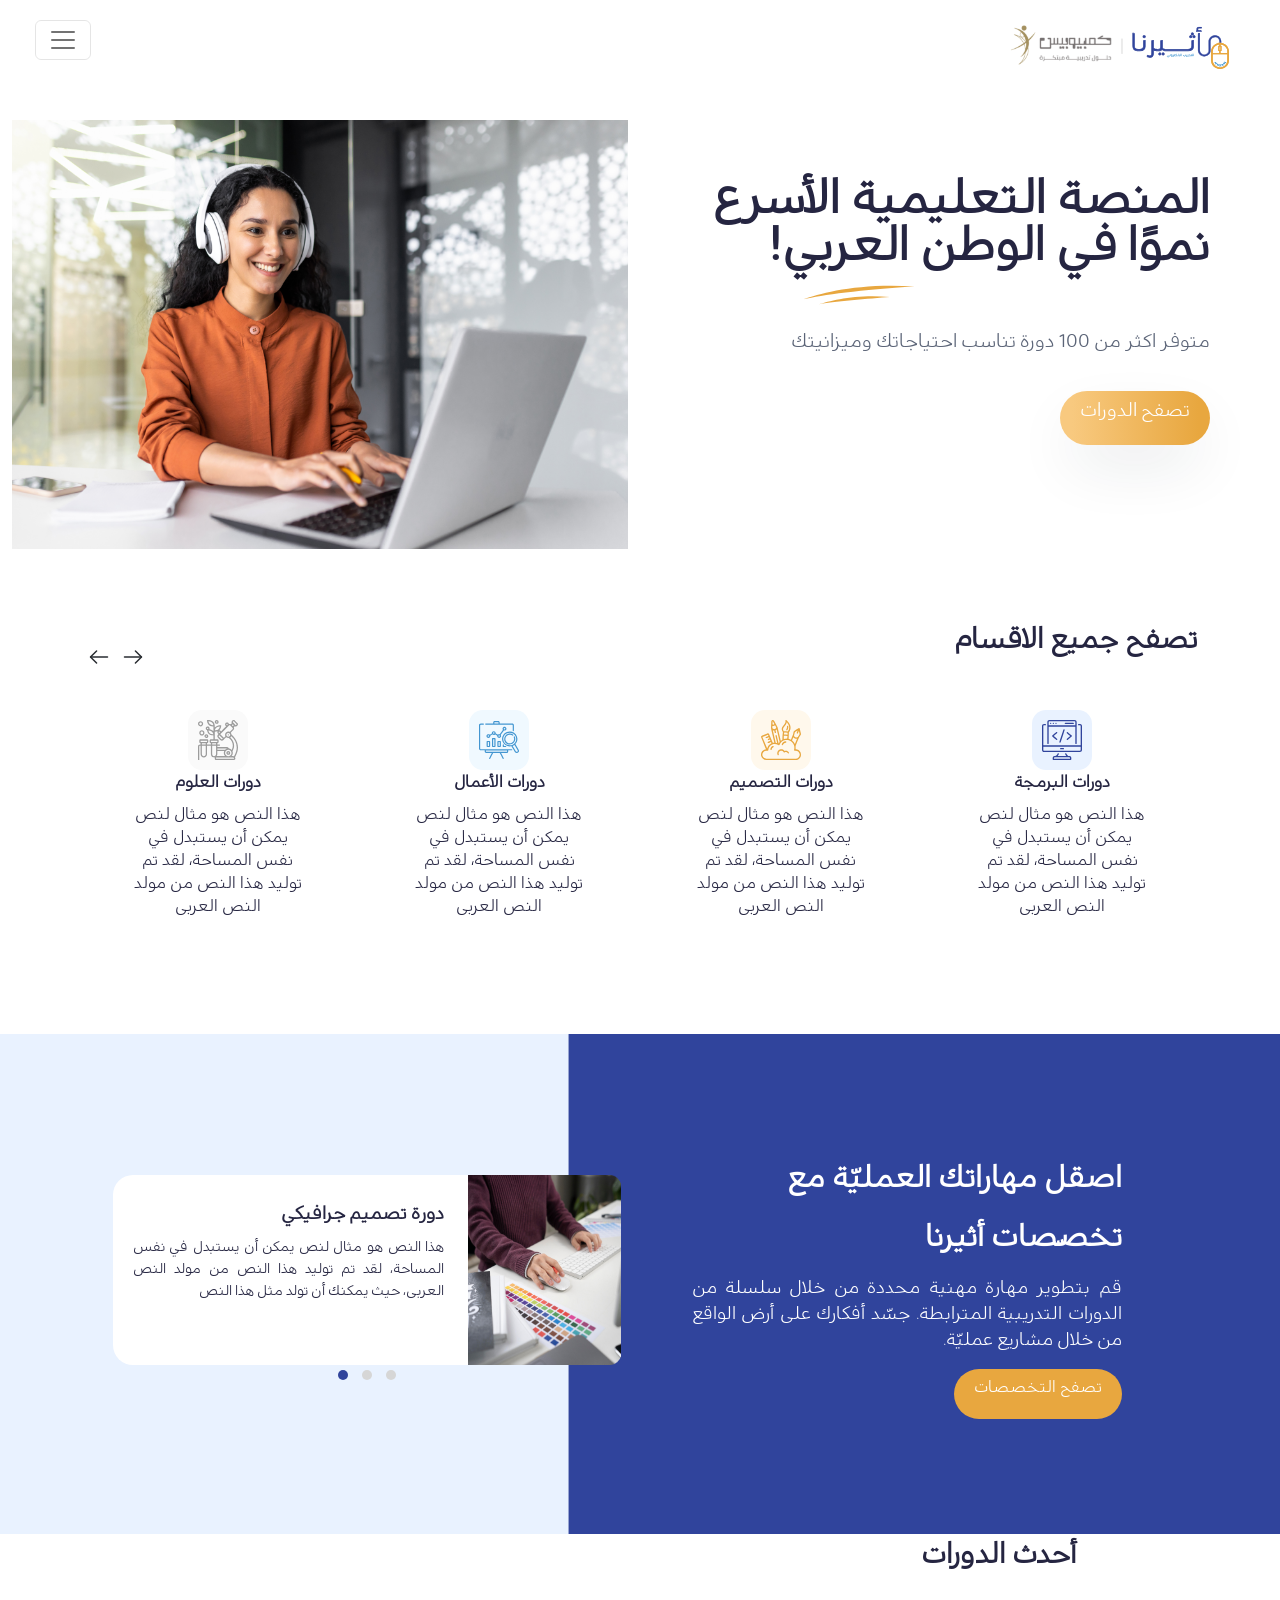
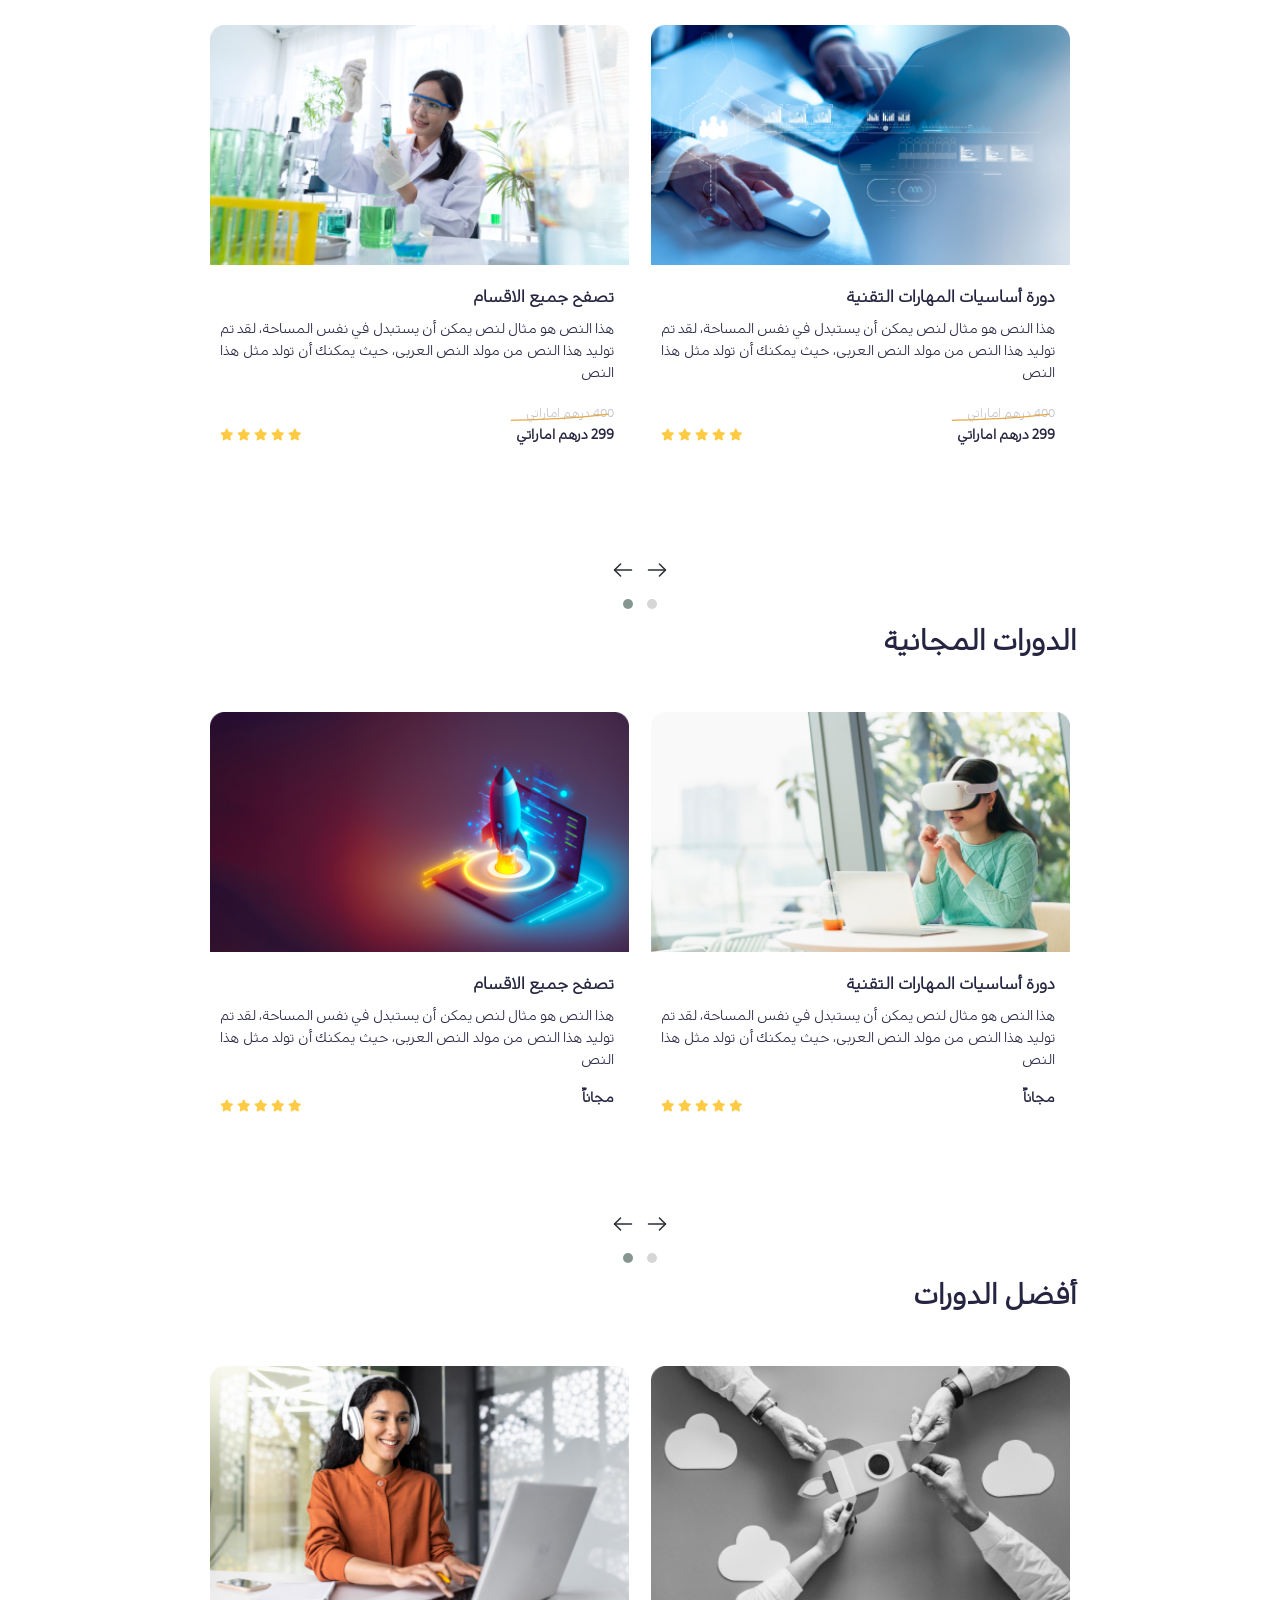
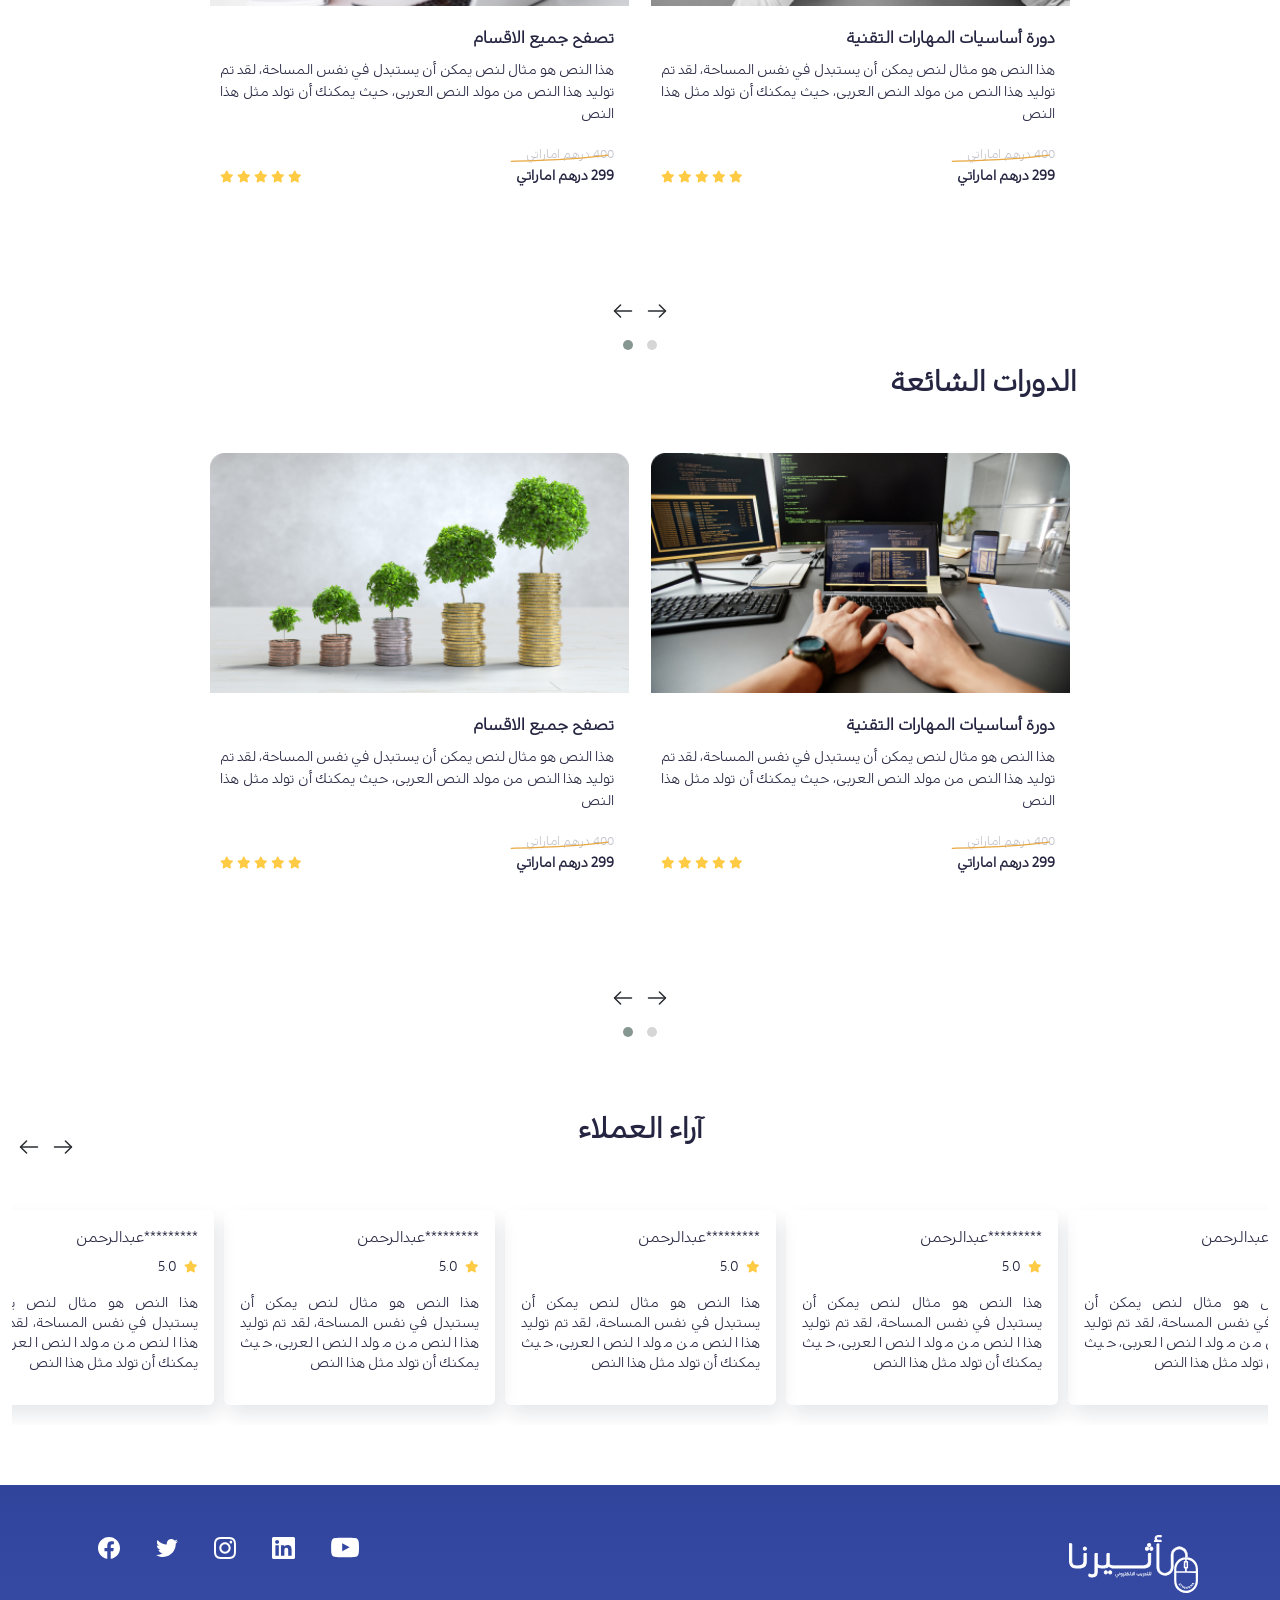
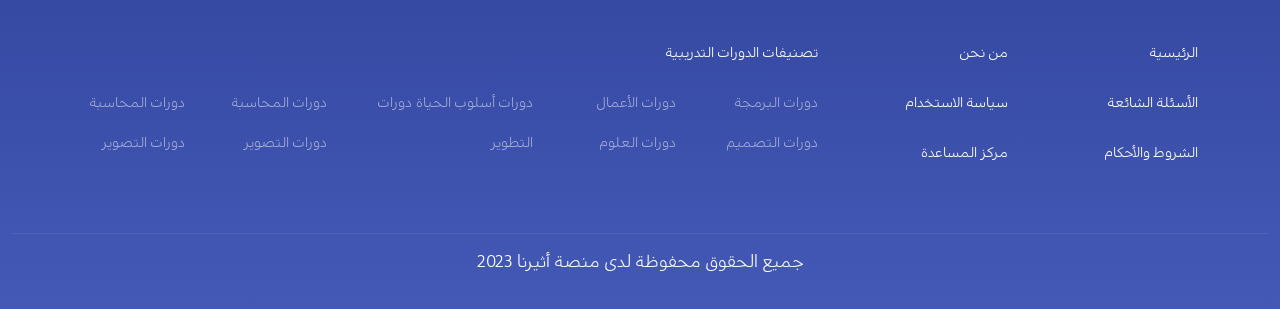
<file: index.html>
<!DOCTYPE html>
<html lang="en">

<head>
    <meta charset="UTF-8">
    <meta http-equiv="X-UA-Compatible" content="IE=edge">
    <meta name="viewport" content="width=device-width, initial-scale=1.0">
    <title>الصفحة الرئيسية</title>
    <link rel="stylesheet" href="css/all.min.css">
    <link rel="stylesheet" href="css/bootstrap.min.css">
    <link rel="stylesheet" href="https://unpkg.com/aos@next/dist/aos.css" />
    <link rel="stylesheet" href="css/owl.carousel.min.css">
    <link rel="stylesheet" href="css/owl.theme.default.css">
    <link rel="stylesheet" href="css/owl.carousel.min.css">
    <link rel="stylesheet" href="css/style.css">
</head>

<body>
    <header>
        <nav class=" navbar navbar-expand-xl  justify-content-sm-start fixed-top"
    >
      <div class="container-fluid">
        <a class="navbar-brand order-1 order-lg-0 ml-lg-0 ml-2 mr-auto" href="#"
          ><img src="images/Group 469358.svg" alt=""></a
        >
        <button class="navbar-toggler align-self-start" type="button">
          <span class="navbar-toggler-icon"></span>
        </button>

        <div
          class="collapse navbar-collapse bg-white   p-3 p-lg-0 mt-5 mt-lg-0 d-flex flex-column flex-lg-row flex-xl-row justify-content-lg-start mobileMenu"
          id="navbarSupportedContent"
        >
        <ul class="navbar-nav align-self-stretch align-items-center">
            <li class="nav-item active">
                <a class="nav-link" href="index.html">الرئيسية </a>
            </li>
            <li class="nav-item ">
                <a class="nav-link" href="من أثيرنا.html">من أثيرنا </a>
            </li>
            <li class="nav-item dropdown ">
                <a href="تصنيفات الدورات .html" class="nav-link dropdown-toggle border-0" data-bs-toggle="dropdown" href="#" role="button"
                    aria-expanded="true" id="user-menue">تصنيفات الدورات </a>
                <ul class="dropdown-menu" style="border-radius: 15px;width: 210px;" data-bs-popper="none">
                    <li><a class="dropdown-item" href="">
                            تصنيفات الدورات
                        </a>
                    </li>
                    <li><a class="dropdown-item" href="">
                            تصنيفات الدورات
                        </a>
                    </li>
                    <li><a class="dropdown-item" href="">
                            تصنيفات الدورات
                        </a>
                    </li>
                    <li><a class="dropdown-item" href="">
                            تصنيفات الدورات
                        </a>
                    </li>
        
                </ul>
            </li>
            <li class="nav-item ">
                <a class="nav-link" href="الدورات التدريبية.html">الدورات التدريبية </a>
            </li>
            <li class="search-field">
                <div
                    class="overflow-hidden -skew-x-[15deg] px-3 bg-white rounded-sm flex items-center focus-within:outline-4 focus-within:outline focus-within:outline-cyan-100 ">
                    <img src="images/search-normal.svg" alt="">
                    <input class="skew-x-[15deg] outline-none h-11 w-full pl-12 text-xl " type="search" name="search"
                        placeholder="ابحث" autocomplete="off">
                </div>
            </li>
            <li class=" nav-item marg">
                <a href="دوراتي.html" class="nav-link">دوراتي</a>
            </li>
            <li class="nav-item mx-2 notice">
                <a href="السلة.html">
                    <img src="images/Cart.svg" alt="">
                    <span class="circle"></span>
                </a>
            </li>
            <li class="nav-item mx-2 notice">
                <a href="المفضلة.html">
                    <img src="images/heart.svg" alt="">
                    <span class="circle"></span>
                </a>
            </li>
            <li class="nav-item mx-2 notice">
                <a href="الإشعارات.html">
                    <img  src="images/notification.svg" alt="">
                    <span class="circle"></span>
                </a>
            </li>
            <li class="nav-item  d-flex justify-content-center align-items-center">
                <img class="image" src="images/Ellipse 594.svg" alt="">
                <div class="person">
                    <h6>عبد الرحمن الغافري</h6>
                    <p>حساب مستخدم</p>
                </div>
            </li>
            <li class="nav-item dropdown">
                <a class="nav-link dropdown-toggle border-0" data-bs-toggle="dropdown" href="#" role="button"
                    aria-expanded="true" id="user-menue">AR </a>
                <ul class="dropdown-menu" style="border-radius: 15px;width: 210px;" data-bs-popper="none">
                    <li><a class="dropdown-item" href="">
                            Arabic
                        </a>
                    </li>
                    <li><a class="dropdown-item" href="">
                            English
                        </a>
                    </li>
                    
        
                </ul>
            </li>
            <li class="nav-item dropdown">
                <a class="nav-link dropdown-toggle border-0" data-bs-toggle="dropdown" href="#" role="button"
                    aria-expanded="true" id="user-menue">تصنيفات </a>
                <ul class="dropdown-menu" style="border-radius: 15px;width: 210px;" data-bs-popper="none">
                    <li><a class="dropdown-item" href="">
                        البحرين
                        </a>
                    </li>
                    <li><a class="dropdown-item" href="">
                        البحرين
                        </a>
                    </li>
                    <li><a class="dropdown-item" href="">
                        البحرين 
                        </a>
                    </li>
                    <li><a class="dropdown-item" href="">
                        البحرين 
                        </a>
                    </li>
        
                </ul>
            </li>
        
        </ul>

        </div>
      </div>
    </nav>
    </header>
    
    <main class="index">
        <div class="sec1" style="margin-top: 120px;">
            <div class="container-fluid">
                <div class="row">
                    <div class="col-lg-6 d-flex justify-content-center mb-5">
                        <div class="oneRight">
                            <h5>المنصة التعليمية الأسرع نموًا في الوطن العربي!</h5>
                            <img src="images/Group 220.svg" alt="">
                            <p>متوفر اكثر من 100 دورة تناسب احتياجاتك وميزانيتك</p>
                            <a class="button"  href="الدورات التدريبية.html">تصفح الدورات</a>
                        </div>
                    </div>
                    <div class="col-lg-6">
                        <img src="images/img1.png" alt="" class="w-100">
                    </div>
                </div>
            </div>
        </div>

        <div class="sec2">
            <div class="container">
                <h5>تصفح جميع الاقسام</h5>
        <div class="owl-carousel owl-theme" style="direction: ltr;">
            <div class="item">
                <div class="shadowbox">
                    <div class="Layer_4">
                        <img src="images/Layer_14.svg" alt="">
                    </div>
                    <h6>دورات العلوم
                    </h6>
                    <p>هذا النص هو مثال لنص يمكن أن يستبدل في نفس المساحة، لقد تم توليد هذا النص من مولد النص العربى</p>
                </div>
            </div>
            <div class="item">
                <div class="shadowbox">
                    <div class="Layer_3">
                        <img src="images/Layer_13.svg" alt="">
                    </div>
                    <h6>دورات الأعمال
                    </h6>
                    <p>هذا النص هو مثال لنص يمكن أن يستبدل في نفس المساحة، لقد تم توليد هذا النص من مولد النص العربى</p>
                </div>
            </div>
            <div class="item">
                <div class="shadowbox">
                    <div class="Layer_2">
                        <img src="images/Layer_12.svg" alt="">
                    </div>
                    <h6>دورات التصميم
                    </h6>
                    <p>هذا النص هو مثال لنص يمكن أن يستبدل في نفس المساحة، لقد تم توليد هذا النص من مولد النص العربى</p>
                </div>
            </div>
            <div class="item">
                <div class="shadowbox">
                    <div class="Layer_1">
                        <img src="images/Layer_11.svg" alt="">
                    </div>
                    <h6>دورات البرمجة</h6>
                    <p>هذا النص هو مثال لنص يمكن أن يستبدل في نفس المساحة، لقد تم توليد هذا النص من مولد النص العربى</p>
                </div>
            </div>
        </div>
        </div>
        </div>

        <div class="sec3">
            <div class="container-fluid">
                <div class="row d-flex justify-content-start">
                    <div class="col-lg-7 col-md-6 Browse_disp">
                        <div class="Browse">
                            <h5>اصقل مهاراتك العمليّة مع تخصّصات أثيرنا</h5> 
                            <p>قم بتطوير مهارة مهنية محددة من خلال سلسلة من الدورات التدريبية المترابطة. جسّد أفكارك على أرض الواقع من خلال مشاريع عمليّة.
                            </p>
                            <a class="button" href="تصنيفات الدورات .html">تصفح التخصصات</a>
                        </div>
                    </div>
                    <div class="col-lg-5 col-md-6 Browse_disp">
                        <div class="owl-carousel owl-theme" style="direction: ltr;">
                          
                            <div class="item">
                                <div class="courses" >
                                    <div class="row">
                                        <div class="col-lg-4 col-md-5 col-5">
                                            <div class="image">
                                                <img src="images/Rectangle 42.png" alt="">
                                            </div>
                                        </div>
                                        <div class="col-lg-8 col-md-7 col-7">
                                            <div class="description">
                                                <h6>دورة تصميم جرافيكي</h6>
                                                <p>هذا النص هو مثال لنص يمكن أن يستبدل في نفس المساحة، لقد تم توليد هذا النص من مولد النص العربى، حيث يمكنك أن تولد مثل هذا النص</p>
                                            </div>
                                        </div>
                                    </div>
                                    
                                    
                                </div>
                            </div>
                            <div class="item">
                                <div class="courses" >
                                    <div class="row">
                                        <div class="col-lg-4 col-md-5 col-6">
                                            <div class="image">
                                                <img src="images/Rectangle 42.png" alt="">
                                            </div>
                                        </div>
                                        <div class="col-lg-8 col-md-7 col-6">
                                            <div class="description">
                                                <h6>دورة تصميم جرافيكي</h6>
                                                <p>هذا النص هو مثال لنص يمكن أن يستبدل في نفس المساحة، لقد تم توليد هذا النص من مولد النص العربى، حيث يمكنك أن تولد مثل هذا النص</p>
                                            </div>
                                        </div>
                                    </div>
                                    
                                    
                                </div>
                            </div>
                            <div class="item">
                                <div class="courses" >
                                    <div class="row">
                                        <div class="col-lg-4 col-md-5 col-6">
                                            <div class="image">
                                                <img src="images/Rectangle 42.png" alt="">
                                            </div>
                                        </div>
                                        <div class="col-lg-8 col-md-7 col-6">
                                            <div class="description">
                                                <h6>دورة تصميم جرافيكي</h6>
                                                <p>هذا النص هو مثال لنص يمكن أن يستبدل في نفس المساحة، لقد تم توليد هذا النص من مولد النص العربى، حيث يمكنك أن تولد مثل هذا النص</p>
                                            </div>
                                        </div>
                                    </div>
                                    
                                    
                                </div>
                            </div>
                        </div>
                    </div>
                </div>
                
            </div>
        </div>

        <div class="sec4">
            <div class="container">
                <h5>أحدث الدورات</h5>
        <div class="owl-carousel owl-theme" style="direction: ltr;">
            <div class="item">
                <div class="modernbox">
                    <img src="images/Rectangle 17.png" alt="" class="w-100">
                    <h6>تصفح جميع الاقسام
                    </h6>
                    <p>هذا النص هو مثال لنص يمكن أن يستبدل في نفس المساحة، لقد تم توليد هذا النص من مولد النص العربى، حيث يمكنك أن تولد مثل هذا النص</p>
                    <div class="courseprice">
                        <div class="row coursepriceall">
                            <div class="col-12 col-md-6">
                                <span>400 درهم اماراتي</span>
                                                    <p>299 درهم اماراتي</p>
                                                    <img src="images/Vector 17.svg" alt="">
                            </div>
                            <div class="col-12 col-md-6">
                                <div class="star">
                                    <i class="fa-solid fa-star"></i>
                                    <i class="fa-solid fa-star"></i>
                                    <i class="fa-solid fa-star"></i>
                                    <i class="fa-solid fa-star"></i>
                                    <i class="fa-solid fa-star"></i>
                                </div> 
                            </div>
                        </div>
                    </div>
                </div>
            </div>
            <div class="item">
                <div class="modernbox">
                    <img src="images/Rectangle 18.png" alt="" class="w-100">
                    <h6>دورة أساسيات المهارات التقنية
                    </h6>
                    <p>هذا النص هو مثال لنص يمكن أن يستبدل في نفس المساحة، لقد تم توليد هذا النص من مولد النص العربى، حيث يمكنك أن تولد مثل هذا النص</p>
                    <div class="courseprice">
                        <div class="row coursepriceall">
                            <div class="col-12 col-md-6">
                                <span>400 درهم اماراتي</span>
                                <p>299 درهم اماراتي</p>
                                <img src="images/Vector 17.svg" alt="">
                            </div>
                            <div class="col-12 col-md-6">
                                <div class="star">
                                    <i class="fa-solid fa-star"></i>
                                    <i class="fa-solid fa-star"></i>
                                    <i class="fa-solid fa-star"></i>
                                    <i class="fa-solid fa-star"></i>
                                    <i class="fa-solid fa-star"></i>
                                </div> 
                            </div>
                        </div>
                    </div>
                </div>
            </div>
            <div class="item">
                <div class="modernbox">
                    <img src="images/Rectangle 19.png" alt="" class="w-100">
                    <h6>تصفح جميع الاقسام
                    </h6>
                    <p>هذا النص هو مثال لنص يمكن أن يستبدل في نفس المساحة، لقد تم توليد هذا النص من مولد النص العربى، حيث يمكنك أن تولد مثل هذا النص</p>
                    <div class="courseprice"> 
                        <div class="row d-flex justify-content-center coursepriceall">
                            <div class="col-12 col-md-6">
                                <span>400 درهم اماراتي</span>
                                                    <p>299 درهم اماراتي</p>
                                                    <img src="images/Vector 17.svg" alt="">
                            </div>
                            <div class="col-12 col-md-6">
                                <div class="star">
                                    <i class="fa-solid fa-star"></i>
                                    <i class="fa-solid fa-star"></i>
                                    <i class="fa-solid fa-star"></i>
                                    <i class="fa-solid fa-star"></i>
                                    <i class="fa-solid fa-star"></i>
                                </div> 
                            </div>
                        </div>
                    </div>
                </div>
            </div>
            
        </div>
        </div>
        </div>

        <div class="sec5">
        <div class="container">
            <h5>الدورات المجانية</h5>
    <div class="owl-carousel owl-theme" style="direction: ltr;">
        <div class="item">
            <div class="modernbox">
                <img src="images/Rectangle 23.png" alt="" class="w-100">
                <h6>تصفح جميع الاقسام
                </h6>
                <p>هذا النص هو مثال لنص يمكن أن يستبدل في نفس المساحة، لقد تم توليد هذا النص من مولد النص العربى، حيث يمكنك أن تولد مثل هذا النص</p>
                <div class="courseprice">
                    <div class="row coursepriceall">
                        <div class="col-12 col-md-6">
                            <p>مجاناً</p>
                        </div>
                        <div class="col-12 col-md-6">
                            <div class="star">
                                <i class="fa-solid fa-star"></i>
                                <i class="fa-solid fa-star"></i>
                                <i class="fa-solid fa-star"></i>
                                <i class="fa-solid fa-star"></i>
                                <i class="fa-solid fa-star"></i>
                            </div> 
                        </div>
                    </div>
                </div>
            </div>
        </div>
        <div class="item">
            <div class="modernbox">
                <img src="images/Rectangle 22.png" alt="" class="w-100">
                <h6>دورة أساسيات المهارات التقنية
                </h6>
                <p>هذا النص هو مثال لنص يمكن أن يستبدل في نفس المساحة، لقد تم توليد هذا النص من مولد النص العربى، حيث يمكنك أن تولد مثل هذا النص</p>
                <div class="courseprice">
                    <div class="row coursepriceall">
                        <div class="col-12 col-md-6">
                            <p>مجاناً</p>
                        </div>
                        <div class="col-12 col-md-6">
                            <div class="star">
                                <i class="fa-solid fa-star"></i>
                                <i class="fa-solid fa-star"></i>
                                <i class="fa-solid fa-star"></i>
                                <i class="fa-solid fa-star"></i>
                                <i class="fa-solid fa-star"></i>
                            </div> 
                        </div>
                    </div>
                </div>
            </div>
        </div>
        <div class="item">
            <div class="modernbox">
                <img src="images/Rectangle 21.png" alt="" class="w-100">
                <h6>تصفح جميع الاقسام
                </h6>
                <p>هذا النص هو مثال لنص يمكن أن يستبدل في نفس المساحة، لقد تم توليد هذا النص من مولد النص العربى، حيث يمكنك أن تولد مثل هذا النص</p>
                <div class="courseprice"> 
                    <div class="row d-flex justify-content-center coursepriceall">
                        <div class="col-12 col-md-6">
                            <p>مجاناً</p>
                        </div>
                        <div class="col-12 col-md-6">
                            <div class="star">
                                <i class="fa-solid fa-star"></i>
                                <i class="fa-solid fa-star"></i>
                                <i class="fa-solid fa-star"></i>
                                <i class="fa-solid fa-star"></i>
                                <i class="fa-solid fa-star"></i>
                            </div> 
                        </div>
                    </div>
                </div>
            </div>
        </div>
        
    </div>
    </div>
        </div>

        <div class="sec6 sec4">
        <div class="container">
            <h5>أفضل الدورات</h5>
    <div class="owl-carousel owl-theme" style="direction: ltr;">
        <div class="item">
            <div class="modernbox">
                <img src="images/Rectangle 39.png" alt="" class="w-100">
                <h6>تصفح جميع الاقسام
                </h6>
                <p>هذا النص هو مثال لنص يمكن أن يستبدل في نفس المساحة، لقد تم توليد هذا النص من مولد النص العربى، حيث يمكنك أن تولد مثل هذا النص</p>
                <div class="courseprice">
                    <div class="row coursepriceall">
                        <div class="col-12 col-md-6">
                            <span>400 درهم اماراتي</span>
                                <p>299 درهم اماراتي</p>
                                <img src="images/Vector 17.svg" alt="">
                        </div>
                        <div class="col-12 col-md-6">
                            <div class="star">
                                <i class="fa-solid fa-star"></i>
                                <i class="fa-solid fa-star"></i>
                                <i class="fa-solid fa-star"></i>
                                <i class="fa-solid fa-star"></i>
                                <i class="fa-solid fa-star"></i>
                            </div> 
                        </div>
                    </div>
                </div>
            </div>
        </div>
        <div class="item">
            <div class="modernbox">
                <img src="images/Rectangle 28.png" alt="" class="w-100">
                <h6>دورة أساسيات المهارات التقنية
                </h6>
                <p>هذا النص هو مثال لنص يمكن أن يستبدل في نفس المساحة، لقد تم توليد هذا النص من مولد النص العربى، حيث يمكنك أن تولد مثل هذا النص</p>
                <div class="courseprice">
                    <div class="row coursepriceall">
                        <div class="col-12 col-md-6">
                            <span>400 درهم اماراتي</span>
                                <p>299 درهم اماراتي</p>
                                <img src="images/Vector 17.svg" alt="">
                        </div>
                        <div class="col-12 col-md-6">
                            <div class="star">
                                <i class="fa-solid fa-star"></i>
                                <i class="fa-solid fa-star"></i>
                                <i class="fa-solid fa-star"></i>
                                <i class="fa-solid fa-star"></i>
                                <i class="fa-solid fa-star"></i>
                            </div> 
                        </div>
                    </div>
                </div>
            </div>
        </div>
        <div class="item">
            <div class="modernbox">
                <img src="images/Rectangle 27.png" alt="" class="w-100">
                <h6>تصفح جميع الاقسام
                </h6>
                <p>هذا النص هو مثال لنص يمكن أن يستبدل في نفس المساحة، لقد تم توليد هذا النص من مولد النص العربى، حيث يمكنك أن تولد مثل هذا النص</p>
                <div class="courseprice"> 
                    <div class="row d-flex justify-content-center coursepriceall">
                        <div class="col-12 col-md-6">
                            <span>400 درهم اماراتي</span>
                                <p>299 درهم اماراتي</p>
                                <img src="images/Vector 17.svg" alt="">
                        </div>
                        <div class="col-12 col-md-6">
                            <div class="star">
                                <i class="fa-solid fa-star"></i>
                                <i class="fa-solid fa-star"></i>
                                <i class="fa-solid fa-star"></i>
                                <i class="fa-solid fa-star"></i>
                                <i class="fa-solid fa-star"></i>
                            </div> 
                        </div>
                    </div>
                </div>
            </div>
        </div>
        
    </div>
    </div>
        </div>

        <div class="sec7 sec4">
        <div class="container">
            <h5>الدورات الشائعة</h5>
    <div class="owl-carousel owl-theme" style="direction: ltr;">
        <div class="item">
            <div class="modernbox">
                <img src="images/Rectangle 35.png" alt="" class="w-100">
                <h6>تصفح جميع الاقسام
                </h6>
                <p>هذا النص هو مثال لنص يمكن أن يستبدل في نفس المساحة، لقد تم توليد هذا النص من مولد النص العربى، حيث يمكنك أن تولد مثل هذا النص</p>
                <div class="courseprice">
                    <div class="row coursepriceall">
                        <div class="col-12 col-md-6">
                            <span>400 درهم اماراتي</span>
                            <p>299 درهم اماراتي</p>
                            <img src="images/Vector 17.svg" alt="">
                        </div>
                        <div class="col-12 col-md-6">
                            <div class="star">
                                <i class="fa-solid fa-star"></i>
                                <i class="fa-solid fa-star"></i>
                                <i class="fa-solid fa-star"></i>
                                <i class="fa-solid fa-star"></i>
                                <i class="fa-solid fa-star"></i>
                            </div> 
                        </div>
                    </div>
                </div>
            </div>
        </div>
        <div class="item">
            <div class="modernbox">
                <img src="images/Rectangle 34.png" alt="" class="w-100">
                <h6>دورة أساسيات المهارات التقنية
                </h6>
                <p>هذا النص هو مثال لنص يمكن أن يستبدل في نفس المساحة، لقد تم توليد هذا النص من مولد النص العربى، حيث يمكنك أن تولد مثل هذا النص</p>
                <div class="courseprice">
                    <div class="row coursepriceall">
                        <div class="col-12 col-md-6">
                            <span>400 درهم اماراتي</span>
                            <p>299 درهم اماراتي</p>
                            <img src="images/Vector 17.svg" alt="">
                        </div>
                        <div class="col-12 col-md-6">
                            <div class="star">
                                <i class="fa-solid fa-star"></i>
                                <i class="fa-solid fa-star"></i>
                                <i class="fa-solid fa-star"></i>
                                <i class="fa-solid fa-star"></i>
                                <i class="fa-solid fa-star"></i>
                            </div> 
                        </div>
                    </div>
                </div>
            </div>
        </div>
        <div class="item">
            <div class="modernbox">
                <img src="images/Rectangle 33.png" alt="" class="w-100">
                <h6>تصفح جميع الاقسام
                </h6>
                <p>هذا النص هو مثال لنص يمكن أن يستبدل في نفس المساحة، لقد تم توليد هذا النص من مولد النص العربى، حيث يمكنك أن تولد مثل هذا النص</p>
                <div class="courseprice"> 
                    <div class="row d-flex justify-content-center coursepriceall">
                        <div class="col-12 col-md-6">
                            <span>400 درهم اماراتي</span>
                            <p>299 درهم اماراتي</p>
                            <img src="images/Vector 17.svg" alt="">
                        </div>
                        <div class="col-12 col-md-6">
                            <div class="star">
                                <i class="fa-solid fa-star"></i>
                                <i class="fa-solid fa-star"></i>
                                <i class="fa-solid fa-star"></i>
                                <i class="fa-solid fa-star"></i>
                                <i class="fa-solid fa-star"></i>
                            </div> 
                        </div>
                    </div>
                </div>
            </div>
        </div>
        
    </div>
    </div>
        </div>

        <div class="sec8">
            <div class="container-fluid">
                        <h5>آراء العملاء</h5>
                        <div class="owl-carousel owl-theme " >
                            <div class="item">
                                <div class="card">
                                    <div class="card-body d-flex flex-column">
                                        <h6>*********عبدالرحمن</h6>
                                        <div class="evaluation">
                                            <i class="fa-solid fa-star"></i>
                                            <p>5.0</p>
                                        </div>
                                        <p>هذا النص هو مثال لنص يمكن أن يستبدل في نفس المساحة، لقد تم توليد هذا النص من مولد النص العربى، حيث يمكنك أن تولد مثل هذا النص</p>
                                    </div>
                                </div>
                            </div>
                            <div class="item">
                                <div class="card">
                                    <div class="card-body d-flex flex-column">
                                        <h6>*********عبدالرحمن</h6>
                                        <div class="evaluation">
                                            <i class="fa-solid fa-star"></i>
                                            <p>5.0</p>
                                        </div>
                                        <p>هذا النص هو مثال لنص يمكن أن يستبدل في نفس المساحة، لقد تم توليد هذا النص من مولد النص العربى، حيث يمكنك أن تولد مثل هذا النص</p>
                                    </div>
                                </div>
                            </div>
                            <div class="item">
                                <div class="card">
                                    <div class="card-body d-flex flex-column">
                                        <h6>*********عبدالرحمن</h6>
                                        <div class="evaluation">
                                            <i class="fa-solid fa-star"></i>
                                            <p>5.0</p>
                                        </div>
                                        <p>هذا النص هو مثال لنص يمكن أن يستبدل في نفس المساحة، لقد تم توليد هذا النص من مولد النص العربى، حيث يمكنك أن تولد مثل هذا النص</p>
                                    </div>
                                </div>
                            </div>
                            <div class="item">
                                <div class="card">
                                    <div class="card-body d-flex flex-column">
                                        <h6>*********عبدالرحمن</h6>
                                        <div class="evaluation">
                                            <i class="fa-solid fa-star"></i>
                                            <p>5.0</p>
                                        </div>
                                        <p>هذا النص هو مثال لنص يمكن أن يستبدل في نفس المساحة، لقد تم توليد هذا النص من مولد النص العربى، حيث يمكنك أن تولد مثل هذا النص</p>
                                    </div>
                                </div>
                            </div>

                        </div>
                   
                   
                    </div>
        </div>
    </main>

    <footer>
        <div class="container">
            <div class="footer_sec1">
                <div class="row">
                    <div class="col-md-6">
                        <a href="">
                        <img src="images/Layer_1.svg" alt="">
                    </a>
                    </div>
                    <div class="col-md-6 social">
                        <a href="">
                            <img src="images/you_tube.svg" alt="" class="mx-3">
                        </a>
                        <a href="">
                            <img src="images/LinkedIn.svg" alt="" class="mx-3">
                        </a>
                        <a href="">
                            <img src="images/Instagram.svg" alt="" class="mx-3">
                        </a>
                        <a href="">
                            <img src="images/Twitter.svg" alt="" class="mx-3">
                        </a>
                        <a href="">
                            <img src="images/Facebook.svg" alt="" class="mx-3">
                        </a>
                    </div>
                </div>
            </div>

            <div class="footer_sec2">
                <div class="row ">
                    <div class="col-lg-2 col-md-6 col-sm-6 pages">
                        <a  href="">الرئيسية</a>
                        <a  href="">الأسئلة الشائعة</a>
                        <a  href="">الشروط والأحكام</a>
                    </div>
                    <div class="col-lg-2 col-md-6 col-sm-6  pages">
                        <a  href="">من نحن</a>
                        <a  href="">سياسة الاستخدام</a>
                        <a  href="">مركز المساعدة</a>
                    </div>
                    <div class="col-lg-8 col-md-12 col-sm-6 pages">
                        <a  href="">تصنيفات الدورات التدريبية</a>
                        <div class="row classification justify-content-between">
                            <div class="col-lg-2 col-md-6 pb-2">
                                <a  href="">دورات البرمجة</a>
                                <a href="">دورات التصميم</a>
                            </div>
                            <div class="col-lg-2 col-md-6 pb-2">
                                <a href="">دورات الأعمال</a>
                                <a href="">دورات العلوم</a>
                            </div>
                            <div class="col-lg-3 col-md-6 pb-2">
                                <a href="">دورات أسلوب الحياة</a>
                                <a href="">دورات التطوير</a>
                            </div>
                            <div class="col-lg-2 col-md-6 pb-2">
                                <a href="">دورات المحاسبة</a>
                                <a href="">دورات التصوير</a>
                            </div>
                            <div class="col-lg-2 col-md-6 pb-2">
                                <a href="">دورات المحاسبة</a>
                                <a href="">دورات التصوير</a>
                            </div>
                        </div>
                    </div>
                </div>
            </div>
        </div>
        <div class="container-fluid">
            <div class="footer_sec3">
                <div class="row">
                    <div class="col-12">
                        <p class="pt-3">جميع الحقوق محفوظة لدى منصة أثيرنا 2023</p>
                    </div>
                </div>
            </div>

        </div>
    </footer> 

    <script src="js/bootstrap.bundle.min.js"></script>
    <script src="https://unpkg.com/aos@next/dist/aos.js"></script>
    <script src="js/jquery-3.6.0.min.js"></script>
    <script src="js/owl.carousel.min.js"></script>
    <script src="js/script.js"></script>
</body>

</html>
</file>
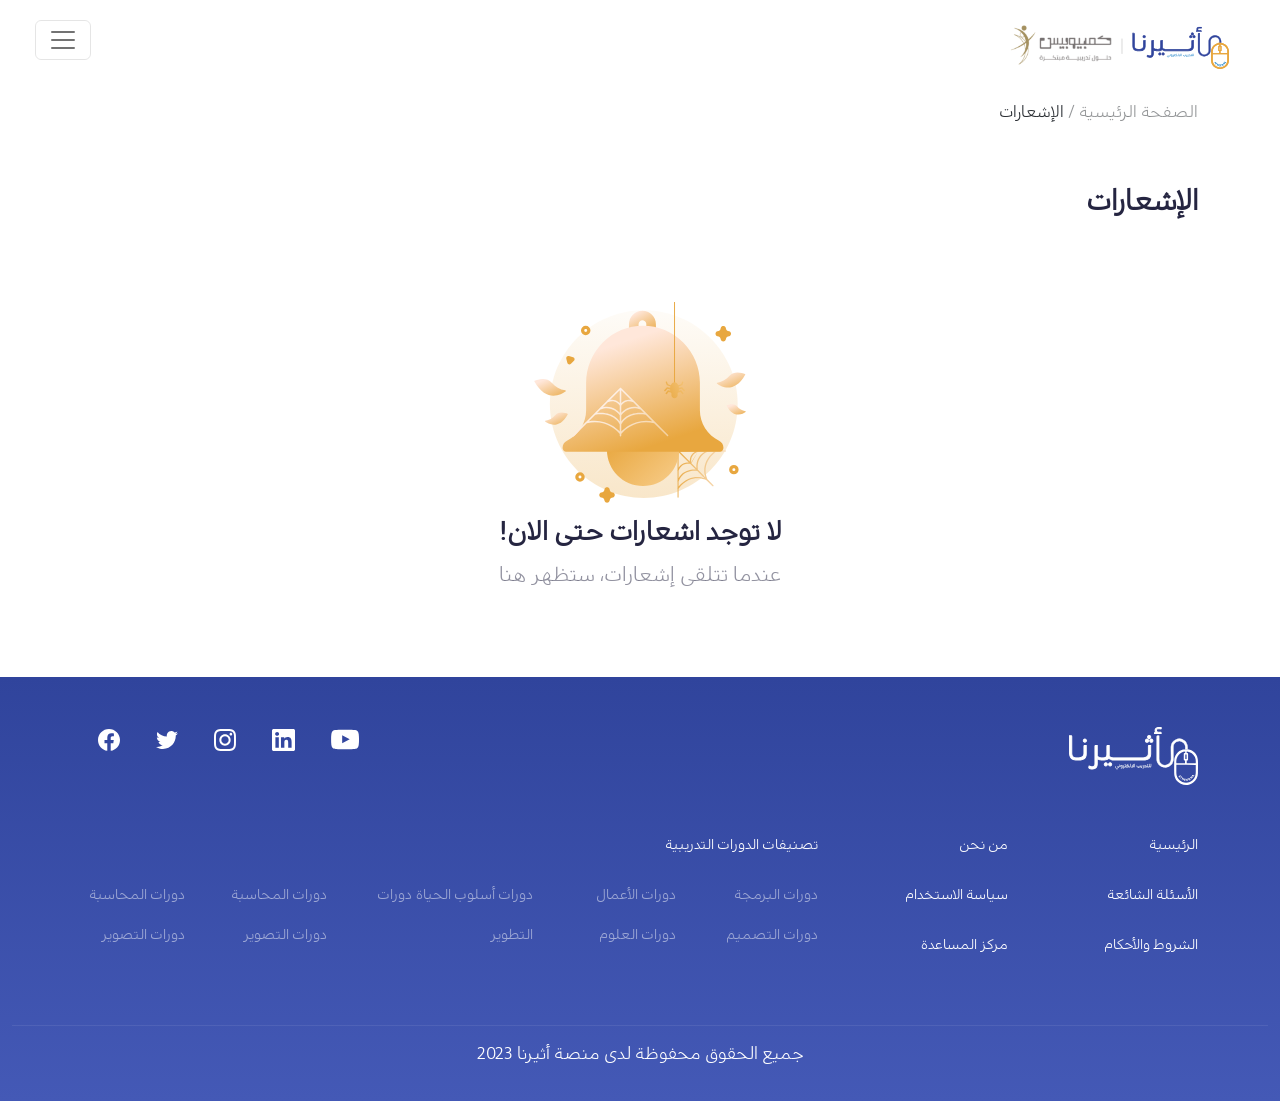
<file: الإشعارات 2.html>
<!DOCTYPE html>
<html lang="en">

<head>
    <meta charset="UTF-8">
    <meta http-equiv="X-UA-Compatible" content="IE=edge">
    <meta name="viewport" content="width=device-width, initial-scale=1.0">
    <title>الإشعارات</title>
    <link rel="stylesheet" href="css/all.min.css">
    <link rel="stylesheet" href="css/bootstrap.min.css">
    <link rel="stylesheet" href="https://unpkg.com/aos@next/dist/aos.css" />
    <link rel="stylesheet" href="css/owl.carousel.min.css">
    <link rel="stylesheet" href="css/owl.theme.default.css">
    <link rel="stylesheet" href="css/owl.carousel.min.css">
    <link rel="stylesheet" href="css/style.css">
</head>

<body>
    <header>
        <nav class=" navbar navbar-expand-xl  justify-content-sm-start fixed-top"
    >
      <div class="container-fluid">
        <a class="navbar-brand order-1 order-lg-0 ml-lg-0 ml-2 mr-auto" href="#"
          ><img src="images/Group 469358.svg" alt=""></a
        >
        <button class="navbar-toggler align-self-start" type="button">
          <span class="navbar-toggler-icon"></span>
        </button>

        <div
          class="collapse navbar-collapse bg-white   p-3 p-lg-0 mt-5 mt-lg-0 d-flex flex-column flex-lg-row flex-xl-row justify-content-lg-start mobileMenu"
          id="navbarSupportedContent"
        >
        <ul class="navbar-nav align-self-stretch align-items-center">
            <li class="nav-item ">
                <a class="nav-link" href="index.html">الرئيسية </a>
            </li>
            <li class="nav-item ">
                <a class="nav-link" href="من أثيرنا.html">من أثيرنا </a>
            </li>
            <li class="nav-item dropdown">
                <a href="تصنيفات الدورات .html" class="nav-link dropdown-toggle border-0" data-bs-toggle="dropdown" href="#" role="button"
                    aria-expanded="true" id="user-menue">تصنيفات الدورات </a>
                <ul class="dropdown-menu" style="border-radius: 15px;width: 210px;" data-bs-popper="none">
                    <li><a class="dropdown-item" href="">
                            تصنيفات الدورات
                        </a>
                    </li>
                    <li><a class="dropdown-item" href="">
                            تصنيفات الدورات
                        </a>
                    </li>
                    <li><a class="dropdown-item" href="">
                            تصنيفات الدورات
                        </a>
                    </li>
                    <li><a class="dropdown-item" href="">
                            تصنيفات الدورات
                        </a>
                    </li>
        
                </ul>
            </li>
            <li class="nav-item ">
                <a class="nav-link" href="الدورات التدريبية.html">الدورات التدريبية </a>
            </li>
            <li class="search-field">
                <div
                    class="overflow-hidden -skew-x-[15deg] px-3 bg-white rounded-sm flex items-center focus-within:outline-4 focus-within:outline focus-within:outline-cyan-100 ">
                    <img src="images/search-normal.svg" alt="">
                    <input class="skew-x-[15deg] outline-none h-11 w-full pl-12 text-xl " type="search" name="search"
                        placeholder="ابحث" autocomplete="off">
                </div>
            </li>
            <li class=" nav-item marg">
                <a href="دوراتي.html" class="nav-link">دوراتي</a>
            </li>
            <li class="nav-item mx-2 notice">
                <a href="السلة.html">
                    <img src="images/Cart.svg" alt="">
                    <span class="circle"></span>
                </a>
            </li>
            <li class="nav-item mx-2 notice">
                <a href="المفضلة.html">
                    <img src="images/heart.svg" alt="">
                    <span class="circle"></span>
                </a>
            </li>
            <li class="nav-item mx-2 notice">
                <a href="الإشعارات.html">
                    <img  src="images/notification.svg" alt="">
                    <span class="circle"></span>
                </a>
            </li>
            <li class="nav-item  d-flex justify-content-center align-items-center">
                <img class="image" src="images/Ellipse 594.svg" alt="">
                <div class="person">
                    <h6>عبد الرحمن الغافري</h6>
                    <p>حساب مستخدم</p>
                </div>
            </li>
            <li class="nav-item dropdown">
                <a class="nav-link dropdown-toggle border-0" data-bs-toggle="dropdown" href="#" role="button"
                    aria-expanded="true" id="user-menue">AR </a>
                <ul class="dropdown-menu" style="border-radius: 15px;width: 210px;" data-bs-popper="none">
                    <li><a class="dropdown-item" href="">
                            Arabic
                        </a>
                    </li>
                    <li><a class="dropdown-item" href="">
                            English
                        </a>
                    </li>
                    
        
                </ul>
            </li>
            <li class="nav-item dropdown">
                <a class="nav-link dropdown-toggle border-0" data-bs-toggle="dropdown" href="#" role="button"
                    aria-expanded="true" id="user-menue">تصنيفات </a>
                <ul class="dropdown-menu" style="border-radius: 15px;width: 210px;" data-bs-popper="none">
                    <li><a class="dropdown-item" href="">
                        البحرين
                        </a>
                    </li>
                    <li><a class="dropdown-item" href="">
                        البحرين
                        </a>
                    </li>
                    <li><a class="dropdown-item" href="">
                        البحرين 
                        </a>
                    </li>
                    <li><a class="dropdown-item" href="">
                        البحرين 
                        </a>
                    </li>
        
                </ul>
            </li>
        
        </ul>

        </div>
      </div>
    </nav>
    </header>
    
    <main>
    <section>
        <div class="couldNotsec" style="margin-top: 100px;">
            <div class="container">
                <div class="pathcourses">
                    <a href="">الصفحة الرئيسية /  </a>
                    <a href="" class="activ">الإشعارات </a>
                </div>
                    
                    
                <div class="row mt-4 pt-4">
                    <h5 >الإشعارات </h5>
                    <div class="col-12">
                        <div class="couldNot">
                            <img src="images/No Notification illustration.svg" alt="">
                            <h6 class="w-100">لا توجد اشعارات حتى الان!</h6>
                            <p class="w-100">عندما تتلقى إشعارات، ستظهر هنا</p>

                        </div>
                        
                    </div>
                </div>
            </div>
        </div>
        
    </section>


    
    </main>

    <footer>
        <div class="container">
            <div class="footer_sec1">
                <div class="row">
                    <div class="col-md-6">
                        <a href="">
                        <img src="images/Layer_1.svg" alt="">
                    </a>
                    </div>
                    <div class="col-md-6 social">
                        <a href="">
                            <img src="images/you_tube.svg" alt="" class="mx-3">
                        </a>
                        <a href="">
                            <img src="images/LinkedIn.svg" alt="" class="mx-3">
                        </a>
                        <a href="">
                            <img src="images/Instagram.svg" alt="" class="mx-3">
                        </a>
                        <a href="">
                            <img src="images/Twitter.svg" alt="" class="mx-3">
                        </a>
                        <a href="">
                            <img src="images/Facebook.svg" alt="" class="mx-3">
                        </a>
                    </div>
                </div>
            </div>

            <div class="footer_sec2">
                <div class="row ">
                    <div class="col-lg-2 col-md-6 col-sm-6 pages">
                        <a  href="">الرئيسية</a>
                        <a  href="">الأسئلة الشائعة</a>
                        <a  href="">الشروط والأحكام</a>
                    </div>
                    <div class="col-lg-2 col-md-6 col-sm-6  pages">
                        <a  href="">من نحن</a>
                        <a  href="">سياسة الاستخدام</a>
                        <a  href="">مركز المساعدة</a>
                    </div>
                    <div class="col-lg-8 col-md-12 col-sm-6 pages">
                        <a  href="">تصنيفات الدورات التدريبية</a>
                        <div class="row classification justify-content-between">
                            <div class="col-lg-2 col-md-6 pb-2">
                                <a  href="">دورات البرمجة</a>
                                <a href="">دورات التصميم</a>
                            </div>
                            <div class="col-lg-2 col-md-6 pb-2">
                                <a href="">دورات الأعمال</a>
                                <a href="">دورات العلوم</a>
                            </div>
                            <div class="col-lg-3 col-md-6 pb-2">
                                <a href="">دورات أسلوب الحياة</a>
                                <a href="">دورات التطوير</a>
                            </div>
                            <div class="col-lg-2 col-md-6 pb-2">
                                <a href="">دورات المحاسبة</a>
                                <a href="">دورات التصوير</a>
                            </div>
                            <div class="col-lg-2 col-md-6 pb-2">
                                <a href="">دورات المحاسبة</a>
                                <a href="">دورات التصوير</a>
                            </div>
                        </div>
                    </div>
                </div>
            </div>
        </div>
        <div class="container-fluid">
            <div class="footer_sec3">
                <div class="row">
                    <div class="col-12">
                        <p class="pt-3">جميع الحقوق محفوظة لدى منصة أثيرنا 2023</p>
                    </div>
                </div>
            </div>

        </div>
    </footer> 

    <script src="js/bootstrap.bundle.min.js"></script>
    <script src="https://unpkg.com/aos@next/dist/aos.js"></script>
    <script src="js/jquery-3.6.0.min.js"></script>
    <script src="js/owl.carousel.min.js"></script>
    <script src="js/script.js"></script>
</body>

</html>
</file>
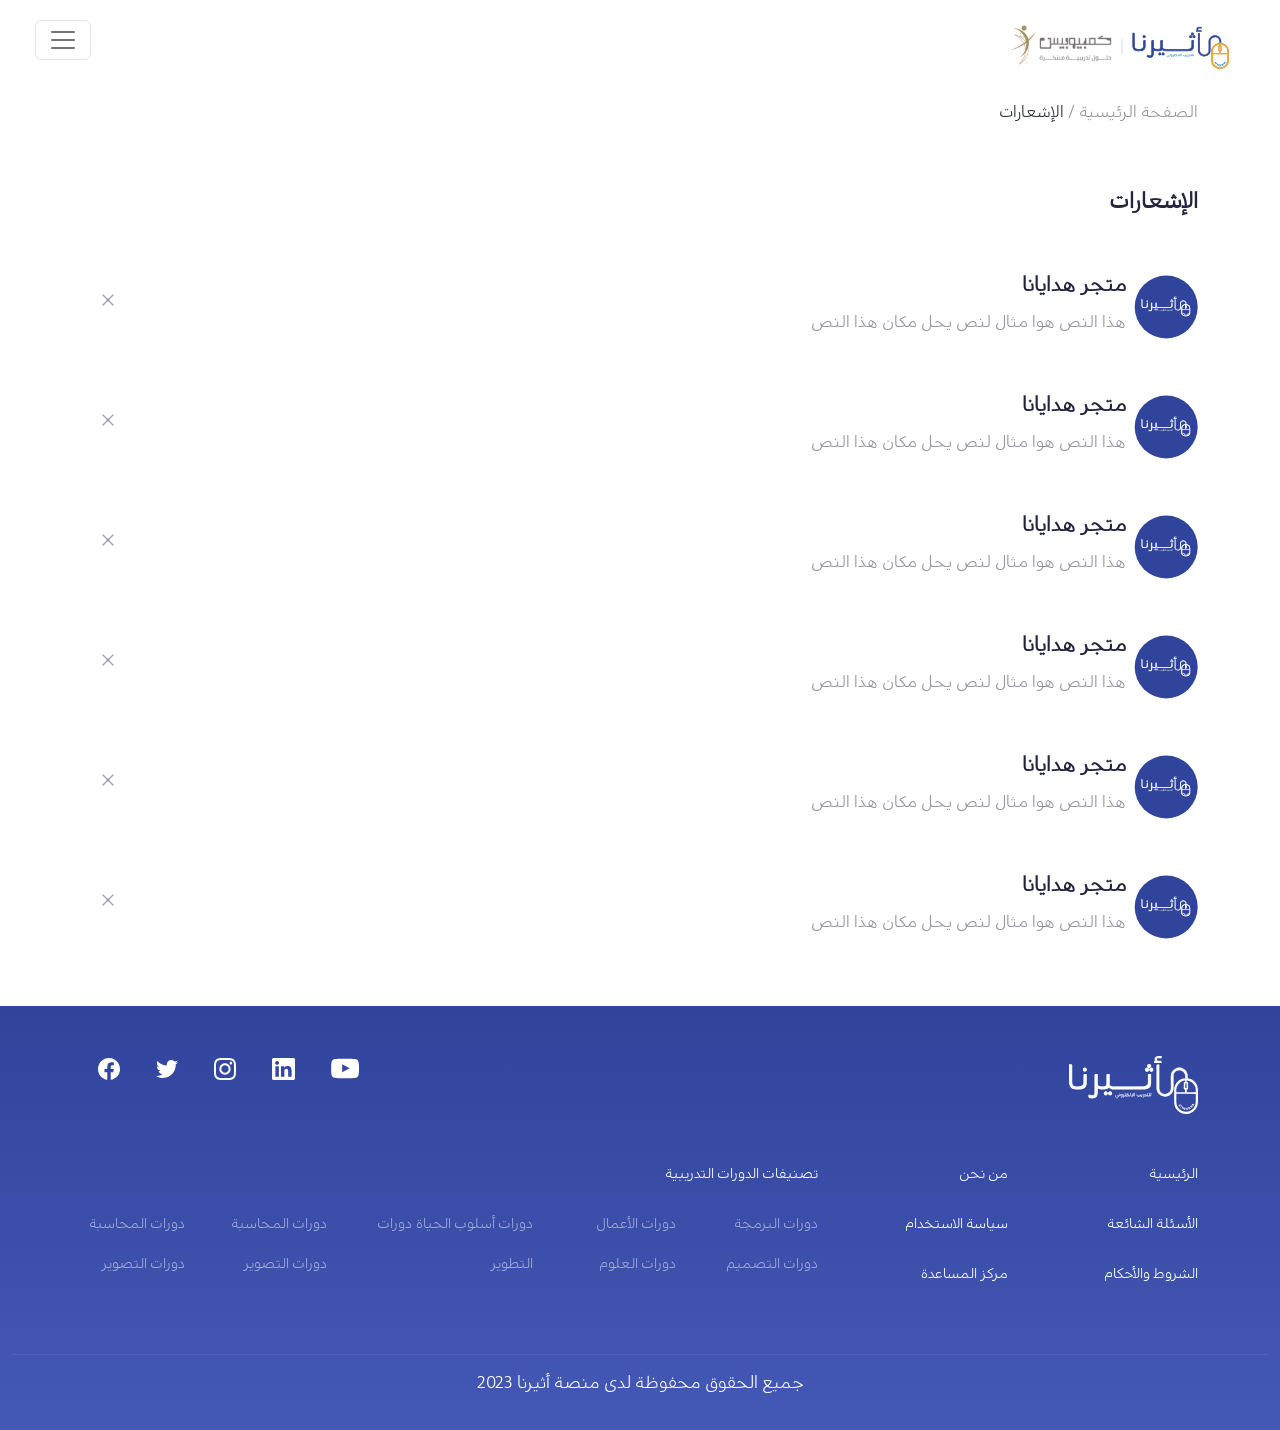
<file: الإشعارات.html>
<!DOCTYPE html>
<html lang="en">

<head>
    <meta charset="UTF-8">
    <meta http-equiv="X-UA-Compatible" content="IE=edge">
    <meta name="viewport" content="width=device-width, initial-scale=1.0">
    <title>الإشعارات</title>
    <link rel="stylesheet" href="css/all.min.css">
    <link rel="stylesheet" href="css/bootstrap.min.css">
    <link rel="stylesheet" href="https://unpkg.com/aos@next/dist/aos.css" />
    <link rel="stylesheet" href="css/owl.carousel.min.css">
    <link rel="stylesheet" href="css/owl.theme.default.css">
    <link rel="stylesheet" href="css/owl.carousel.min.css">
    <link rel="stylesheet" href="css/style.css">
</head>

<body>
    <header>
        <nav class=" navbar navbar-expand-xl  justify-content-sm-start fixed-top"
    >
      <div class="container-fluid">
        <a class="navbar-brand order-1 order-lg-0 ml-lg-0 ml-2 mr-auto" href="#"
          ><img src="images/Group 469358.svg" alt=""></a
        >
        <button class="navbar-toggler align-self-start" type="button">
          <span class="navbar-toggler-icon"></span>
        </button>

        <div
          class="collapse navbar-collapse bg-white   p-3 p-lg-0 mt-5 mt-lg-0 d-flex flex-column flex-lg-row flex-xl-row justify-content-lg-start mobileMenu"
          id="navbarSupportedContent"
        >
        <ul class="navbar-nav align-self-stretch align-items-center">
            <li class="nav-item ">
                <a class="nav-link" href="index.html">الرئيسية </a>
            </li>
            <li class="nav-item ">
                <a class="nav-link" href="من أثيرنا.html">من أثيرنا </a>
            </li>
            <li class="nav-item dropdown">
                <a href="تصنيفات الدورات .html" class="nav-link dropdown-toggle border-0" data-bs-toggle="dropdown" href="#" role="button"
                    aria-expanded="true" id="user-menue">تصنيفات الدورات </a>
                <ul class="dropdown-menu" style="border-radius: 15px;width: 210px;" data-bs-popper="none">
                    <li><a class="dropdown-item" href="">
                            تصنيفات الدورات
                        </a>
                    </li>
                    <li><a class="dropdown-item" href="">
                            تصنيفات الدورات
                        </a>
                    </li>
                    <li><a class="dropdown-item" href="">
                            تصنيفات الدورات
                        </a>
                    </li>
                    <li><a class="dropdown-item" href="">
                            تصنيفات الدورات
                        </a>
                    </li>
        
                </ul>
            </li>
            <li class="nav-item ">
                <a class="nav-link" href="الدورات التدريبية.html">الدورات التدريبية </a>
            </li>
            <li class="search-field">
                <div
                    class="overflow-hidden -skew-x-[15deg] px-3 bg-white rounded-sm flex items-center focus-within:outline-4 focus-within:outline focus-within:outline-cyan-100 ">
                    <img src="images/search-normal.svg" alt="">
                    <input class="skew-x-[15deg] outline-none h-11 w-full pl-12 text-xl " type="search" name="search"
                        placeholder="ابحث" autocomplete="off">
                </div>
            </li>
            <li class=" nav-item marg">
                <a href="دوراتي.html" class="nav-link">دوراتي</a>
            </li>
            <li class="nav-item mx-2 notice">
                <a href="السلة.html">
                    <img src="images/Cart.svg" alt="">
                    <span class="circle"></span>
                </a>
            </li>
            <li class="nav-item mx-2 notice">
                <a href="المفضلة.html">
                    <img src="images/heart.svg" alt="">
                    <span class="circle"></span>
                </a>
            </li>
            <li class="nav-item mx-2 notice">
                <a href="الإشعارات.html">
                    <img  src="images/notification.svg" alt="">
                    <span class="circle"></span>
                </a>
            </li>
            <li class="nav-item  d-flex justify-content-center align-items-center">
                <img class="image" src="images/Ellipse 594.svg" alt="">
                <div class="person">
                    <h6>عبد الرحمن الغافري</h6>
                    <p>حساب مستخدم</p>
                </div>
            </li>
            <li class="nav-item dropdown">
                <a class="nav-link dropdown-toggle border-0" data-bs-toggle="dropdown" href="#" role="button"
                    aria-expanded="true" id="user-menue">AR </a>
                <ul class="dropdown-menu" style="border-radius: 15px;width: 210px;" data-bs-popper="none">
                    <li><a class="dropdown-item" href="">
                            Arabic
                        </a>
                    </li>
                    <li><a class="dropdown-item" href="">
                            English
                        </a>
                    </li>
                    
        
                </ul>
            </li>
            <li class="nav-item dropdown">
                <a class="nav-link dropdown-toggle border-0" data-bs-toggle="dropdown" href="#" role="button"
                    aria-expanded="true" id="user-menue">تصنيفات </a>
                <ul class="dropdown-menu" style="border-radius: 15px;width: 210px;" data-bs-popper="none">
                    <li><a class="dropdown-item" href="">
                        البحرين
                        </a>
                    </li>
                    <li><a class="dropdown-item" href="">
                        البحرين
                        </a>
                    </li>
                    <li><a class="dropdown-item" href="">
                        البحرين 
                        </a>
                    </li>
                    <li><a class="dropdown-item" href="">
                        البحرين 
                        </a>
                    </li>
        
                </ul>
            </li>
        
        </ul>

        </div>
      </div>
    </nav>
    </header>
    
    <main>
    <section>
        <div class="myNotices" style="margin-top: 100px;">
            <div class="container">
                <div class="pathcourses">
                    <a href="">الصفحة الرئيسية /  </a>
                    <a href="" class="activ">الإشعارات </a>
                </div>
                    
                    
                <div class="row mt-4 py-4">
                    <h5>الإشعارات </h5>
                    <div class="myNoticesec ">
                        <div class="d-flex">
                            <img src="images/Group 219.svg" alt="">
                            <div class="text mx-2 mt-2">
                                <h6>متجر هدايانا</h6>
                                <p>هذا النص هوا مثال لنص يحل مكان هذا النص</p>
                            </div>
                        </div>
                        <div>
                            <button href="" class="button">
                                <img src="images/Group 469329.svg" alt="">
                            </button>
                        </div>
                    </div>
                    <div class="myNoticesec ">
                        <div class="d-flex">
                            <img src="images/Group 219.svg" alt="">
                            <div class="text mx-2 mt-2">
                                <h6>متجر هدايانا</h6>
                                <p>هذا النص هوا مثال لنص يحل مكان هذا النص</p>
                            </div>
                        </div>
                        <div>
                            <button href="" class="button">
                                <img src="images/Group 469329.svg" alt="">
                            </button>
                        </div>
                    </div>
                    <div class="myNoticesec ">
                        <div class="d-flex">
                            <img src="images/Group 219.svg" alt="">
                            <div class="text mx-2 mt-2">
                                <h6>متجر هدايانا</h6>
                                <p>هذا النص هوا مثال لنص يحل مكان هذا النص</p>
                            </div>
                        </div>
                        <div>
                            <button href="" class="button">
                                <img src="images/Group 469329.svg" alt="">
                            </button>
                        </div>
                    </div>
                    <div class="myNoticesec ">
                        <div class="d-flex">
                            <img src="images/Group 219.svg" alt="">
                            <div class="text mx-2 mt-2">
                                <h6>متجر هدايانا</h6>
                                <p>هذا النص هوا مثال لنص يحل مكان هذا النص</p>
                            </div>
                        </div>
                        <div>
                            <button href="" class="button">
                                <img src="images/Group 469329.svg" alt="">
                            </button>
                        </div>
                    </div>
                    <div class="myNoticesec ">
                        <div class="d-flex">
                            <img src="images/Group 219.svg" alt="">
                            <div class="text mx-2 mt-2">
                                <h6>متجر هدايانا</h6>
                                <p>هذا النص هوا مثال لنص يحل مكان هذا النص</p>
                            </div>
                        </div>
                        <div>
                            <button href="" class="button">
                                <img src="images/Group 469329.svg" alt="">
                            </button>
                        </div>
                    </div>
                    <div class="myNoticesec ">
                        <div class="d-flex">
                            <img src="images/Group 219.svg" alt="">
                            <div class="text mx-2 mt-2">
                                <h6>متجر هدايانا</h6>
                                <p>هذا النص هوا مثال لنص يحل مكان هذا النص</p>
                            </div>
                        </div>
                        <div>
                            <button href="" class="button">
                                <img src="images/Group 469329.svg" alt="">
                            </button>
                        </div>
                    </div>
                </div>
            </div>
        </div>
        
    </section>


    
    </main>

    <footer>
        <div class="container">
            <div class="footer_sec1">
                <div class="row">
                    <div class="col-md-6">
                        <a href="">
                        <img src="images/Layer_1.svg" alt="">
                    </a>
                    </div>
                    <div class="col-md-6 social">
                        <a href="">
                            <img src="images/you_tube.svg" alt="" class="mx-3">
                        </a>
                        <a href="">
                            <img src="images/LinkedIn.svg" alt="" class="mx-3">
                        </a>
                        <a href="">
                            <img src="images/Instagram.svg" alt="" class="mx-3">
                        </a>
                        <a href="">
                            <img src="images/Twitter.svg" alt="" class="mx-3">
                        </a>
                        <a href="">
                            <img src="images/Facebook.svg" alt="" class="mx-3">
                        </a>
                    </div>
                </div>
            </div>

            <div class="footer_sec2">
                <div class="row ">
                    <div class="col-lg-2 col-md-6 col-sm-6 pages">
                        <a  href="">الرئيسية</a>
                        <a  href="">الأسئلة الشائعة</a>
                        <a  href="">الشروط والأحكام</a>
                    </div>
                    <div class="col-lg-2 col-md-6 col-sm-6  pages">
                        <a  href="">من نحن</a>
                        <a  href="">سياسة الاستخدام</a>
                        <a  href="">مركز المساعدة</a>
                    </div>
                    <div class="col-lg-8 col-md-12 col-sm-6 pages">
                        <a  href="">تصنيفات الدورات التدريبية</a>
                        <div class="row classification justify-content-between">
                            <div class="col-lg-2 col-md-6 pb-2">
                                <a  href="">دورات البرمجة</a>
                                <a href="">دورات التصميم</a>
                            </div>
                            <div class="col-lg-2 col-md-6 pb-2">
                                <a href="">دورات الأعمال</a>
                                <a href="">دورات العلوم</a>
                            </div>
                            <div class="col-lg-3 col-md-6 pb-2">
                                <a href="">دورات أسلوب الحياة</a>
                                <a href="">دورات التطوير</a>
                            </div>
                            <div class="col-lg-2 col-md-6 pb-2">
                                <a href="">دورات المحاسبة</a>
                                <a href="">دورات التصوير</a>
                            </div>
                            <div class="col-lg-2 col-md-6 pb-2">
                                <a href="">دورات المحاسبة</a>
                                <a href="">دورات التصوير</a>
                            </div>
                        </div>
                    </div>
                </div>
            </div>
        </div>
        <div class="container-fluid">
            <div class="footer_sec3">
                <div class="row">
                    <div class="col-12">
                        <p class="pt-3">جميع الحقوق محفوظة لدى منصة أثيرنا 2023</p>
                    </div>
                </div>
            </div>

        </div>
    </footer> 

    <script src="js/bootstrap.bundle.min.js"></script>
    <script src="https://unpkg.com/aos@next/dist/aos.js"></script>
    <script src="js/jquery-3.6.0.min.js"></script>
    <script src="js/owl.carousel.min.js"></script>
    <script src="js/script.js"></script>
</body>

</html>
</file>
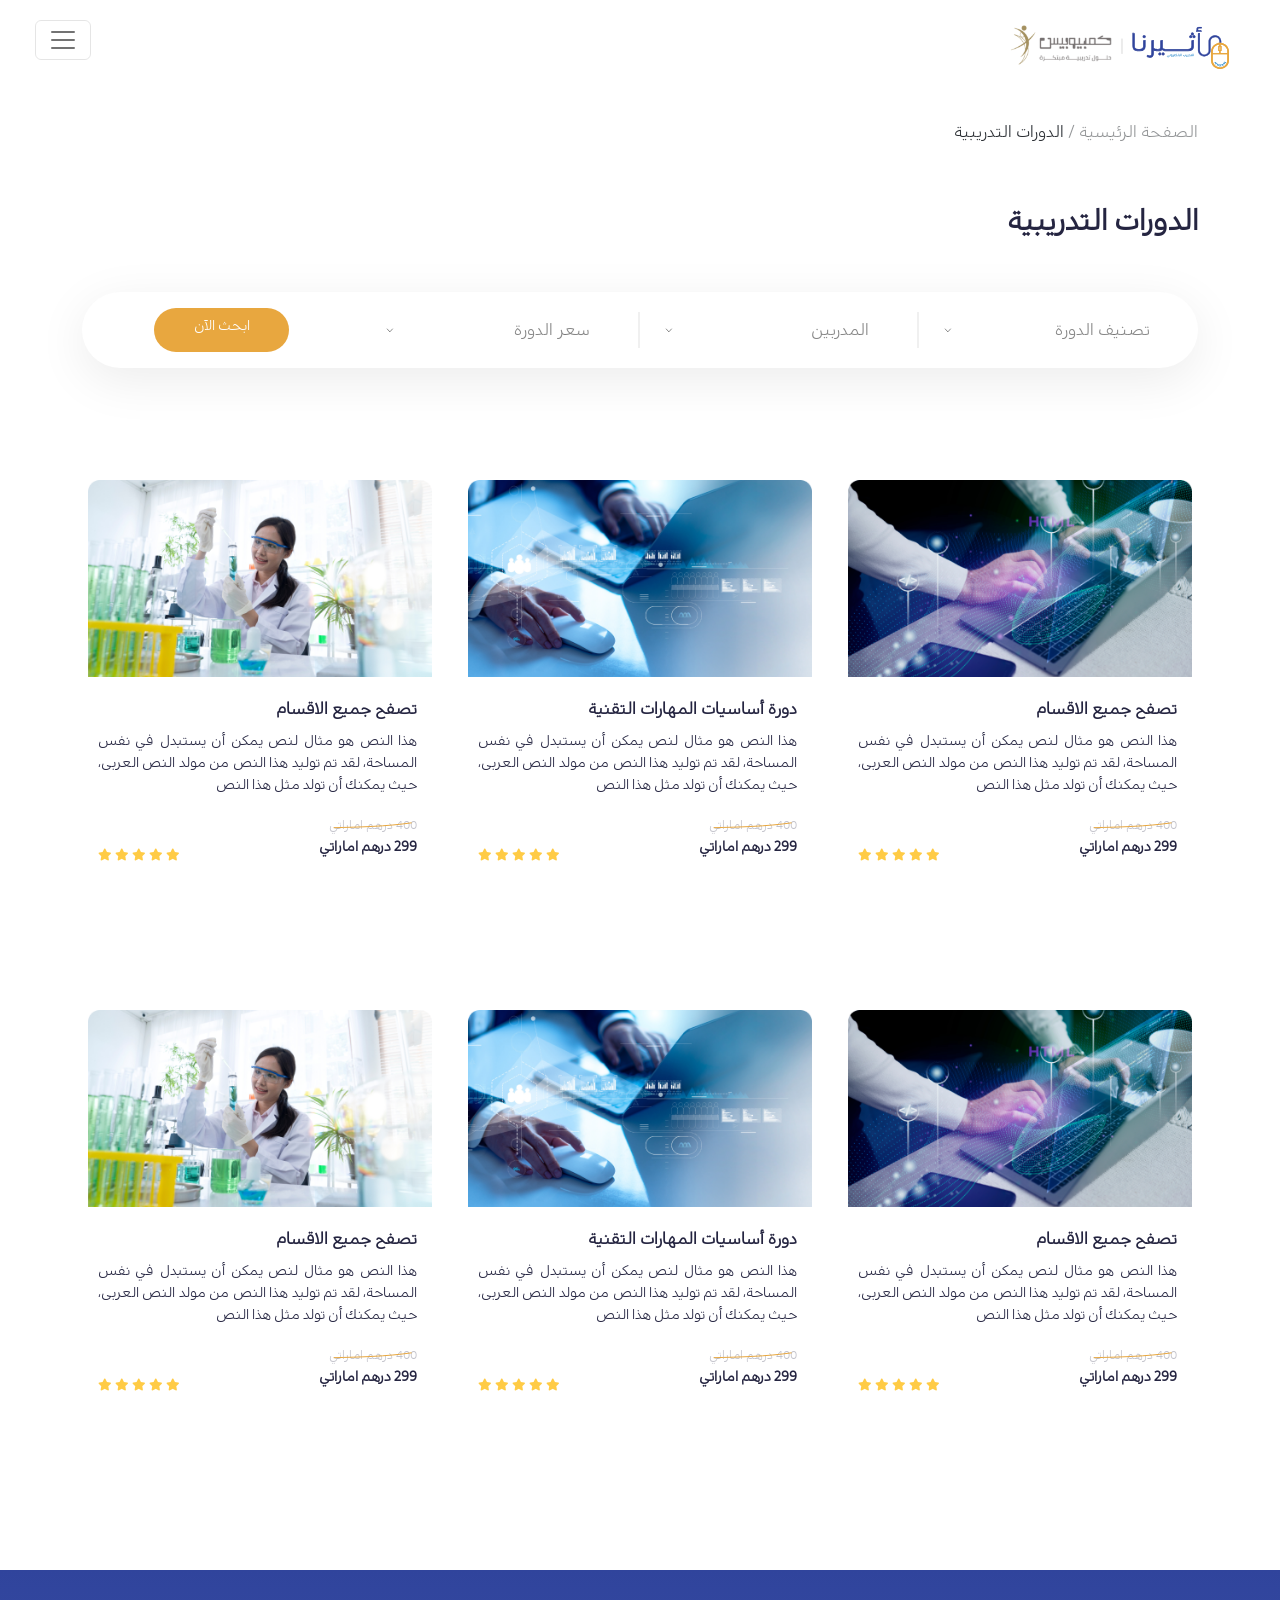
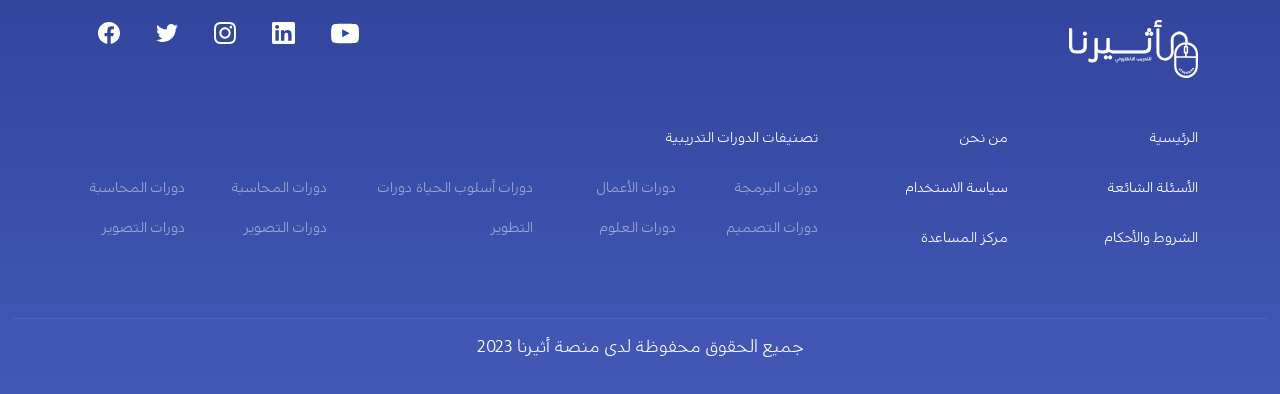
<file: الدورات التدريبية.html>
<!DOCTYPE html>
<html lang="en">

<head>
    <meta charset="UTF-8">
    <meta http-equiv="X-UA-Compatible" content="IE=edge">
    <meta name="viewport" content="width=device-width, initial-scale=1.0">
    <title>الدورات التدريبية</title>
    <link rel="stylesheet" href="css/all.min.css">
    <link rel="stylesheet" href="css/bootstrap.min.css">
    <link rel="stylesheet" href="https://unpkg.com/aos@next/dist/aos.css" />
    <link rel="stylesheet" href="css/owl.carousel.min.css">
    <link rel="stylesheet" href="css/owl.theme.default.css">
    <link rel="stylesheet" href="css/owl.carousel.min.css">
    <link rel="stylesheet" href="css/style.css">
</head>

<body>
    <header>
        <nav class=" navbar navbar-expand-xl  justify-content-sm-start fixed-top"
    >
      <div class="container-fluid">
        <a class="navbar-brand order-1 order-lg-0 ml-lg-0 ml-2 mr-auto" href="#"
          ><img src="images/Group 469358.svg" alt=""></a
        >
        <button class="navbar-toggler align-self-start" type="button">
          <span class="navbar-toggler-icon"></span>
        </button>

        <div
          class="collapse navbar-collapse bg-white   p-3 p-lg-0 mt-5 mt-lg-0 d-flex flex-column flex-lg-row flex-xl-row justify-content-lg-start mobileMenu"
          id="navbarSupportedContent"
        >
        <ul class="navbar-nav align-self-stretch align-items-center">
            <li class="nav-item ">
                <a class="nav-link" href="index.html">الرئيسية </a>
            </li>
            <li class="nav-item ">
                <a class="nav-link" href="من أثيرنا.html">من أثيرنا </a>
            </li>
            <li class="nav-item dropdown ">
                <a href="تصنيفات الدورات .html" class="nav-link dropdown-toggle border-0" data-bs-toggle="dropdown" href="#" role="button"
                    aria-expanded="true" id="user-menue">تصنيفات الدورات </a>
                <ul class="dropdown-menu" style="border-radius: 15px;width: 210px;" data-bs-popper="none">
                    <li><a class="dropdown-item" href="">
                            تصنيفات الدورات
                        </a>
                    </li>
                    <li><a class="dropdown-item" href="">
                            تصنيفات الدورات
                        </a>
                    </li>
                    <li><a class="dropdown-item" href="">
                            تصنيفات الدورات
                        </a>
                    </li>
                    <li><a class="dropdown-item" href="">
                            تصنيفات الدورات
                        </a>
                    </li>
        
                </ul>
            </li>
            <li class="nav-item active">
                <a class="nav-link" href="الدورات التدريبية.html">الدورات التدريبية </a>
            </li>
            <li class="search-field">
                <div
                    class="overflow-hidden -skew-x-[15deg] px-3 bg-white rounded-sm flex items-center focus-within:outline-4 focus-within:outline focus-within:outline-cyan-100 ">
                    <img src="images/search-normal.svg" alt="">
                    <input class="skew-x-[15deg] outline-none h-11 w-full pl-12 text-xl " type="search" name="search"
                        placeholder="ابحث" autocomplete="off">
                </div>
            </li>
            <li class=" nav-item marg">
                <a href="دوراتي.html" class="nav-link">دوراتي</a>
            </li>
            <li class="nav-item mx-2 notice">
                <a href="السلة.html">
                    <img src="images/Cart.svg" alt="">
                    <span class="circle"></span>
                </a>
            </li>
            <li class="nav-item mx-2 notice">
                <a href="المفضلة.html">
                    <img src="images/heart.svg" alt="">
                    <span class="circle"></span>
                </a>
            </li>
            <li class="nav-item mx-2 notice">
                <a href="الإشعارات.html">
                    <img  src="images/notification.svg" alt="">
                    <span class="circle"></span>
                </a>
            </li>
            <li class="nav-item  d-flex justify-content-center align-items-center">
                <img class="image" src="images/Ellipse 594.svg" alt="">
                <div class="person">
                    <h6>عبد الرحمن الغافري</h6>
                    <p>حساب مستخدم</p>
                </div>
            </li>
            <li class="nav-item dropdown">
                <a class="nav-link dropdown-toggle border-0" data-bs-toggle="dropdown" href="#" role="button"
                    aria-expanded="true" id="user-menue">AR </a>
                <ul class="dropdown-menu" style="border-radius: 15px;width: 210px;" data-bs-popper="none">
                    <li><a class="dropdown-item" href="">
                            Arabic
                        </a>
                    </li>
                    <li><a class="dropdown-item" href="">
                            English
                        </a>
                    </li>
                    
        
                </ul>
            </li>
            <li class="nav-item dropdown">
                <a class="nav-link dropdown-toggle border-0" data-bs-toggle="dropdown" href="#" role="button"
                    aria-expanded="true" id="user-menue">تصنيفات </a>
                <ul class="dropdown-menu" style="border-radius: 15px;width: 210px;" data-bs-popper="none">
                    <li><a class="dropdown-item" href="">
                        البحرين
                        </a>
                    </li>
                    <li><a class="dropdown-item" href="">
                        البحرين
                        </a>
                    </li>
                    <li><a class="dropdown-item" href="">
                        البحرين 
                        </a>
                    </li>
                    <li><a class="dropdown-item" href="">
                        البحرين 
                        </a>
                    </li>
        
                </ul>
            </li>
        
        </ul>

        </div>
      </div>
    </nav>
    </header>
    
    <main>
    <section>
        <div class="trainingsec sec4" style="margin-top: 50px;">
            <div class="container">
                <div class="pathcourses">
                    <a href="">الصفحة الرئيسية /  </a>
                    <a href="" class="activ">الدورات التدريبية</a>
                </div>
                <section class="trainingsec1 my-5">
                    <h5 >الدورات التدريبية</h5>
                    <div class="container">
                        <div class="drow row py-3 mt-4">
                        <div class="col-lg-9 mt-1">
                            <div class="drow-row row">
                            <div class="col-lg-4">
                                <select class="form-select">
                                    <option >تصنيف الدورة</option>
                                    <option>دورة اللغة العربية</option>
                                    <option>دورة أساسيات المهارات التقنية</option>
                                    <option>تكنولوجيا المعلومات</option>
                                    <option>تكنولوجيا المعلومات</option>
                                  </select>
                            </div>
                            <div class="coachs col-lg-4">
                                <select class="form-select">
                                    <option>المدربين</option>
                                    <option> المدربين</option>
                                    <option>عبد الرحمن الغافري</option>
                                    <option>عبد الرحمن الغافري</option>
                                    <option>عبد الرحمن الغافري</option>
                                  </select>
                            </div>
                            <div class="price col-lg-4">
                                <select class="form-select">
                                    <option>سعر الدورة</option>
                                    <option>الأعلى سعراً</option>
                                    <option>الأقل سعراً</option>
                                  </select>
                            </div>
                            </div>
                        </div>
                       <div class="col-lg-3">
                                <div class="butt d-flex justify-content-center align-items-center text-center">
                                    <a href="" class="butt1 d-flex text-center justify-content-center pt-2">
                                        ابحث الآن
                                    </a>
                                </div>
                            </div>
                        </div>
                    </div>
                  </section>
                <div class="row d-flex justify-content-start mt-5 pt-4">
                    <div class="col-lg-4 col-md-6">
                        <div class="modernbox">
                            <img src="images/Rectangle 19.png" alt="" class="w-100">
                            <h6>تصفح جميع الاقسام
                            </h6>
                            <p>هذا النص هو مثال لنص يمكن أن يستبدل في نفس المساحة، لقد تم توليد هذا النص من مولد النص العربى، حيث يمكنك أن تولد مثل هذا النص</p>
                            <div class="courseprice"> 
                                <div class="row d-flex justify-content-center coursepriceall">
                                    <div class="col-12 col-md-6">
                                        <span>400 درهم اماراتي</span>
                                                    <p>299 درهم اماراتي</p>
                                                    <img src="images/Vector 17.svg" alt="">
                                    </div>
                                    <div class="col-12 col-md-6">
                                        <div class="star">
                                            <i class="fa-solid fa-star"></i>
                                            <i class="fa-solid fa-star"></i>
                                            <i class="fa-solid fa-star"></i>
                                            <i class="fa-solid fa-star"></i>
                                            <i class="fa-solid fa-star"></i>
                                        </div> 
                                    </div>
                                </div>
                            </div>
                        </div>
                    </div>
                    <div class="col-lg-4 col-md-6">
                                <div class="modernbox">
                                    <img src="images/Rectangle 18.png" alt="" class="w-100">
                                    <h6>دورة أساسيات المهارات التقنية
                                    </h6>
                                    <p>هذا النص هو مثال لنص يمكن أن يستبدل في نفس المساحة، لقد تم توليد هذا النص من مولد النص العربى، حيث يمكنك أن تولد مثل هذا النص</p>
                                    <div class="courseprice">
                                        <div class="row coursepriceall">
                                            <div class="col-12 col-md-6">
                                                <span>400 درهم اماراتي</span>
                                                    <p>299 درهم اماراتي</p>
                                                    <img src="images/Vector 17.svg" alt="">
                                            </div>
                                            <div class="col-12 col-md-6">
                                                <div class="star">
                                                    <i class="fa-solid fa-star"></i>
                                                    <i class="fa-solid fa-star"></i>
                                                    <i class="fa-solid fa-star"></i>
                                                    <i class="fa-solid fa-star"></i>
                                                    <i class="fa-solid fa-star"></i>
                                                </div> 
                                            </div>
                                        </div>
                                    </div>
                                </div>
                    </div>
                    <div class="col-lg-4 col-md-6">
                                <div class="modernbox">
                                    <img src="images/Rectangle 17.png" alt="" class="w-100">
                                    <h6>تصفح جميع الاقسام
                                    </h6>
                                    <p>هذا النص هو مثال لنص يمكن أن يستبدل في نفس المساحة، لقد تم توليد هذا النص من مولد النص العربى، حيث يمكنك أن تولد مثل هذا النص</p>
                                    <div class="courseprice">
                                        <div class="row coursepriceall">
                                            <div class="col-12 col-md-6">
                                                <span>400 درهم اماراتي</span>
                                                    <p>299 درهم اماراتي</p>
                                                    <img src="images/Vector 17.svg" alt="">
                                            </div>
                                            <div class="col-12 col-md-6">
                                                <div class="star">
                                                    <i class="fa-solid fa-star"></i>
                                                    <i class="fa-solid fa-star"></i>
                                                    <i class="fa-solid fa-star"></i>
                                                    <i class="fa-solid fa-star"></i>
                                                    <i class="fa-solid fa-star"></i>
                                                </div> 
                                            </div>
                                        </div>
                                    </div>
                                </div>
                    </div>
                    <div class="col-lg-4 col-md-6">
                        <div class="modernbox">
                            <img src="images/Rectangle 19.png" alt="" class="w-100">
                            <h6>تصفح جميع الاقسام
                            </h6>
                            <p>هذا النص هو مثال لنص يمكن أن يستبدل في نفس المساحة، لقد تم توليد هذا النص من مولد النص العربى، حيث يمكنك أن تولد مثل هذا النص</p>
                            <div class="courseprice"> 
                                <div class="row d-flex justify-content-center coursepriceall">
                                    <div class="col-12 col-md-6">
                                        <span>400 درهم اماراتي</span>
                                                    <p>299 درهم اماراتي</p>
                                                    <img src="images/Vector 17.svg" alt="">
                                    </div>
                                    <div class="col-12 col-md-6">
                                        <div class="star">
                                            <i class="fa-solid fa-star"></i>
                                            <i class="fa-solid fa-star"></i>
                                            <i class="fa-solid fa-star"></i>
                                            <i class="fa-solid fa-star"></i>
                                            <i class="fa-solid fa-star"></i>
                                        </div> 
                                    </div>
                                </div>
                            </div>
                        </div>
                    </div>
                    <div class="col-lg-4 col-md-6">
                                <div class="modernbox">
                                    <img src="images/Rectangle 18.png" alt="" class="w-100">
                                    <h6>دورة أساسيات المهارات التقنية
                                    </h6>
                                    <p>هذا النص هو مثال لنص يمكن أن يستبدل في نفس المساحة، لقد تم توليد هذا النص من مولد النص العربى، حيث يمكنك أن تولد مثل هذا النص</p>
                                    <div class="courseprice">
                                        <div class="row coursepriceall">
                                            <div class="col-12 col-md-6">
                                                <span>400 درهم اماراتي</span>
                                                    <p>299 درهم اماراتي</p>
                                                    <img src="images/Vector 17.svg" alt="">
                                            </div>
                                            <div class="col-12 col-md-6">
                                                <div class="star">
                                                    <i class="fa-solid fa-star"></i>
                                                    <i class="fa-solid fa-star"></i>
                                                    <i class="fa-solid fa-star"></i>
                                                    <i class="fa-solid fa-star"></i>
                                                    <i class="fa-solid fa-star"></i>
                                                </div> 
                                            </div>
                                        </div>
                                    </div>
                                </div>
                    </div>
                    <div class="col-lg-4 col-md-6">
                                <div class="modernbox">
                                    <img src="images/Rectangle 17.png" alt="" class="w-100">
                                    <h6>تصفح جميع الاقسام
                                    </h6>
                                    <p>هذا النص هو مثال لنص يمكن أن يستبدل في نفس المساحة، لقد تم توليد هذا النص من مولد النص العربى، حيث يمكنك أن تولد مثل هذا النص</p>
                                    <div class="courseprice">
                                        <div class="row coursepriceall">
                                            <div class="col-12 col-md-6">
                                                <span>400 درهم اماراتي</span>
                                                    <p>299 درهم اماراتي</p>
                                                    <img src="images/Vector 17.svg" alt="">
                                            </div>
                                            <div class="col-12 col-md-6">
                                                <div class="star">
                                                    <i class="fa-solid fa-star"></i>
                                                    <i class="fa-solid fa-star"></i>
                                                    <i class="fa-solid fa-star"></i>
                                                    <i class="fa-solid fa-star"></i>
                                                    <i class="fa-solid fa-star"></i>
                                                </div> 
                                            </div>
                                        </div>
                                    </div>
                                </div>
                    </div>
                </div>
            </div>
        </div>
        
    </section>


    
    </main>

    <footer>
        <div class="container">
            <div class="footer_sec1">
                <div class="row">
                    <div class="col-md-6">
                        <a href="">
                        <img src="images/Layer_1.svg" alt="">
                    </a>
                    </div>
                    <div class="col-md-6 social">
                        <a href="">
                            <img src="images/you_tube.svg" alt="" class="mx-3">
                        </a>
                        <a href="">
                            <img src="images/LinkedIn.svg" alt="" class="mx-3">
                        </a>
                        <a href="">
                            <img src="images/Instagram.svg" alt="" class="mx-3">
                        </a>
                        <a href="">
                            <img src="images/Twitter.svg" alt="" class="mx-3">
                        </a>
                        <a href="">
                            <img src="images/Facebook.svg" alt="" class="mx-3">
                        </a>
                    </div>
                </div>
            </div>

            <div class="footer_sec2">
                <div class="row ">
                    <div class="col-lg-2 col-md-6 col-sm-6 pages">
                        <a  href="">الرئيسية</a>
                        <a  href="">الأسئلة الشائعة</a>
                        <a  href="">الشروط والأحكام</a>
                    </div>
                    <div class="col-lg-2 col-md-6 col-sm-6  pages">
                        <a  href="">من نحن</a>
                        <a  href="">سياسة الاستخدام</a>
                        <a  href="">مركز المساعدة</a>
                    </div>
                    <div class="col-lg-8 col-md-12 col-sm-6 pages">
                        <a  href="">تصنيفات الدورات التدريبية</a>
                        <div class="row classification justify-content-between">
                            <div class="col-lg-2 col-md-6 pb-2">
                                <a  href="">دورات البرمجة</a>
                                <a href="">دورات التصميم</a>
                            </div>
                            <div class="col-lg-2 col-md-6 pb-2">
                                <a href="">دورات الأعمال</a>
                                <a href="">دورات العلوم</a>
                            </div>
                            <div class="col-lg-3 col-md-6 pb-2">
                                <a href="">دورات أسلوب الحياة</a>
                                <a href="">دورات التطوير</a>
                            </div>
                            <div class="col-lg-2 col-md-6 pb-2">
                                <a href="">دورات المحاسبة</a>
                                <a href="">دورات التصوير</a>
                            </div>
                            <div class="col-lg-2 col-md-6 pb-2">
                                <a href="">دورات المحاسبة</a>
                                <a href="">دورات التصوير</a>
                            </div>
                        </div>
                    </div>
                </div>
            </div>
        </div>
        <div class="container-fluid">
            <div class="footer_sec3">
                <div class="row">
                    <div class="col-12">
                        <p class="pt-3">جميع الحقوق محفوظة لدى منصة أثيرنا 2023</p>
                    </div>
                </div>
            </div>

        </div>
    </footer> 

    <script src="js/bootstrap.bundle.min.js"></script>
    <script src="https://unpkg.com/aos@next/dist/aos.js"></script>
    <script src="js/jquery-3.6.0.min.js"></script>
    <script src="js/owl.carousel.min.js"></script>
    <script src="js/script.js"></script>
</body>

</html>
</file>
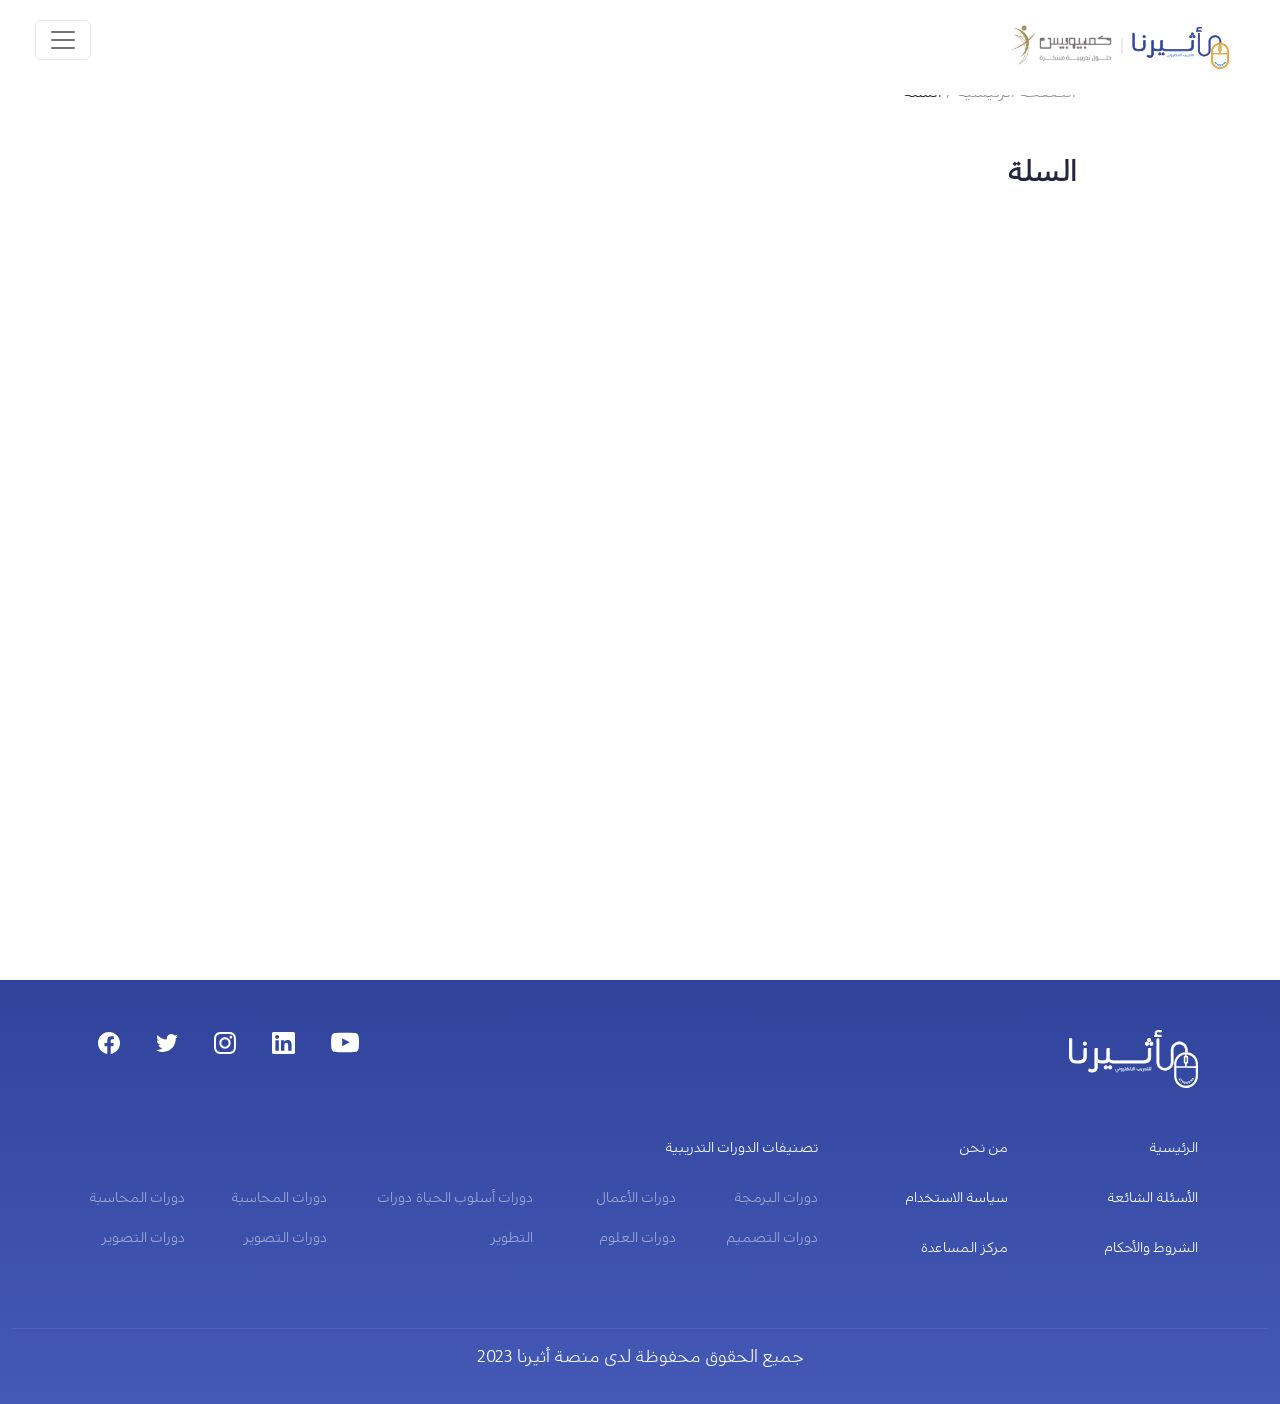
<file: السلة.html>
<!DOCTYPE html>
<html lang="en">

<head>
    <meta charset="UTF-8">
    <meta http-equiv="X-UA-Compatible" content="IE=edge">
    <meta name="viewport" content="width=device-width, initial-scale=1.0">
    <title>السلة</title>
    <link rel="stylesheet" href="css/all.min.css">
    <link rel="stylesheet" href="css/bootstrap.min.css">
    <link rel="stylesheet" href="https://unpkg.com/aos@next/dist/aos.css" />
    <link rel="stylesheet" href="css/owl.carousel.min.css">
    <link rel="stylesheet" href="css/owl.theme.default.css">
    <link rel="stylesheet" href="css/owl.carousel.min.css">
    <link rel="stylesheet" href="css/style.css">
</head>

<body>
    <heade>
        <nav class=" navbar navbar-expand-xl  justify-content-sm-start fixed-top"
    >
      <div class="container-fluid">
        <a class="navbar-brand order-1 order-lg-0 ml-lg-0 ml-2 mr-auto" href="#"
          ><img src="images/Group 469358.svg" alt=""></a
        >
        <button class="navbar-toggler align-self-start" type="button">
          <span class="navbar-toggler-icon"></span>
        </button>

        <div
          class="collapse navbar-collapse bg-white   p-3 p-lg-0 mt-5 mt-lg-0 d-flex flex-column flex-lg-row flex-xl-row justify-content-lg-start mobileMenu"
          id="navbarSupportedContent"
        >
        <ul class="navbar-nav align-self-stretch align-items-center">
            <li class="nav-item ">
                <a class="nav-link" href="index.html">الرئيسية </a>
            </li>
            <li class="nav-item ">
                <a class="nav-link" href="من أثيرنا.html">من أثيرنا </a>
            </li>
            <li class="nav-item dropdown">
                <a href="تصنيفات الدورات .html" class="nav-link dropdown-toggle border-0" data-bs-toggle="dropdown" href="#" role="button"
                    aria-expanded="true" id="user-menue">تصنيفات الدورات </a>
                <ul class="dropdown-menu" style="border-radius: 15px;width: 210px;" data-bs-popper="none">
                    <li><a class="dropdown-item" href="">
                            تصنيفات الدورات
                        </a>
                    </li>
                    <li><a class="dropdown-item" href="">
                            تصنيفات الدورات
                        </a>
                    </li>
                    <li><a class="dropdown-item" href="">
                            تصنيفات الدورات
                        </a>
                    </li>
                    <li><a class="dropdown-item" href="">
                            تصنيفات الدورات
                        </a>
                    </li>
        
                </ul>
            </li>
            <li class="nav-item ">
                <a class="nav-link" href="الدورات التدريبية.html">الدورات التدريبية </a>
            </li>
            <li class="search-field">
                <div
                    class="overflow-hidden -skew-x-[15deg] px-3 bg-white rounded-sm flex items-center focus-within:outline-4 focus-within:outline focus-within:outline-cyan-100 ">
                    <img src="images/search-normal.svg" alt="">
                    <input class="skew-x-[15deg] outline-none h-11 w-full pl-12 text-xl " type="search" name="search"
                        placeholder="ابحث" autocomplete="off">
                </div>
            </li>
            <li class=" nav-item marg">
                <a href="دوراتي.html" class="nav-link">دوراتي</a>
            </li>
            <li class="nav-item mx-2 notice">
                <a href="السلة.html">
                    <img src="images/Cart.svg" alt="">
                    <span class="circle"></span>
                </a>
            </li>
            <li class="nav-item mx-2 notice">
                <a href="المفضلة.html">
                    <img src="images/heart.svg" alt="">
                    <span class="circle"></span>
                </a>
            </li>
            <li class="nav-item mx-2 notice">
                <a href="الإشعارات.html">
                    <img  src="images/notification.svg" alt="">
                    <span class="circle"></span>
                </a>
            </li>
            <li class="nav-item  d-flex justify-content-center align-items-center">
                <img class="image" src="images/Ellipse 594.svg" alt="">
                <div class="person">
                    <h6>عبد الرحمن الغافري</h6>
                    <p>حساب مستخدم</p>
                </div>
            </li>
            <li class="nav-item dropdown">
                <a class="nav-link dropdown-toggle border-0" data-bs-toggle="dropdown" href="#" role="button"
                    aria-expanded="true" id="user-menue">AR </a>
                <ul class="dropdown-menu" style="border-radius: 15px;width: 210px;" data-bs-popper="none">
                    <li><a class="dropdown-item" href="">
                            Arabic
                        </a>
                    </li>
                    <li><a class="dropdown-item" href="">
                            English
                        </a>
                    </li>
                    
        
                </ul>
            </li>
            <li class="nav-item dropdown">
                <a class="nav-link dropdown-toggle border-0" data-bs-toggle="dropdown" href="#" role="button"
                    aria-expanded="true" id="user-menue">تصنيفات </a>
                <ul class="dropdown-menu" style="border-radius: 15px;width: 210px;" data-bs-popper="none">
                    <li><a class="dropdown-item" href="">
                        البحرين
                        </a>
                    </li>
                    <li><a class="dropdown-item" href="">
                        البحرين
                        </a>
                    </li>
                    <li><a class="dropdown-item" href="">
                        البحرين 
                        </a>
                    </li>
                    <li><a class="dropdown-item" href="">
                        البحرين 
                        </a>
                    </li>
        
                </ul>
            </li>
        
        </ul>

        </div>
      </div>
    </nav>
    </heade>
    
    <main>
    <section>
        <div class="myCart sec4 " style="margin-top: 80px; height: 100vh;">
            <div class="container">
                <div class="pathcourses">
                    <a href="">الصفحة الرئيسية /  </a>
                    <a href="" class="activ">السلة </a>
                </div>
                    
                <div class="row mt-4 pt-4">
                    <h5>السلة</h5>
                    
                </div>
            </div>
        </div>
        
    </section>


    
    </main>

    <footer>
        <div class="container">
            <div class="footer_sec1">
                <div class="row">
                    <div class="col-md-6">
                        <a href="">
                        <img src="images/Layer_1.svg" alt="">
                    </a>
                    </div>
                    <div class="col-md-6 social">
                        <a href="">
                            <img src="images/you_tube.svg" alt="" class="mx-3">
                        </a>
                        <a href="">
                            <img src="images/LinkedIn.svg" alt="" class="mx-3">
                        </a>
                        <a href="">
                            <img src="images/Instagram.svg" alt="" class="mx-3">
                        </a>
                        <a href="">
                            <img src="images/Twitter.svg" alt="" class="mx-3">
                        </a>
                        <a href="">
                            <img src="images/Facebook.svg" alt="" class="mx-3">
                        </a>
                    </div>
                </div>
            </div>

            <div class="footer_sec2">
                <div class="row ">
                    <div class="col-lg-2 col-md-6 col-sm-6 pages">
                        <a  href="">الرئيسية</a>
                        <a  href="">الأسئلة الشائعة</a>
                        <a  href="">الشروط والأحكام</a>
                    </div>
                    <div class="col-lg-2 col-md-6 col-sm-6  pages">
                        <a  href="">من نحن</a>
                        <a  href="">سياسة الاستخدام</a>
                        <a  href="">مركز المساعدة</a>
                    </div>
                    <div class="col-lg-8 col-md-12 col-sm-6 pages">
                        <a  href="">تصنيفات الدورات التدريبية</a>
                        <div class="row classification justify-content-between">
                            <div class="col-lg-2 col-md-6 pb-2">
                                <a  href="">دورات البرمجة</a>
                                <a href="">دورات التصميم</a>
                            </div>
                            <div class="col-lg-2 col-md-6 pb-2">
                                <a href="">دورات الأعمال</a>
                                <a href="">دورات العلوم</a>
                            </div>
                            <div class="col-lg-3 col-md-6 pb-2">
                                <a href="">دورات أسلوب الحياة</a>
                                <a href="">دورات التطوير</a>
                            </div>
                            <div class="col-lg-2 col-md-6 pb-2">
                                <a href="">دورات المحاسبة</a>
                                <a href="">دورات التصوير</a>
                            </div>
                            <div class="col-lg-2 col-md-6 pb-2">
                                <a href="">دورات المحاسبة</a>
                                <a href="">دورات التصوير</a>
                            </div>
                        </div>
                    </div>
                </div>
            </div>
        </div>
        <div class="container-fluid">
            <div class="footer_sec3">
                <div class="row">
                    <div class="col-12">
                        <p class="pt-3">جميع الحقوق محفوظة لدى منصة أثيرنا 2023</p>
                    </div>
                </div>
            </div>

        </div>
    </footer> 

    <script src="js/bootstrap.bundle.min.js"></script>
    <script src="https://unpkg.com/aos@next/dist/aos.js"></script>
    <script src="js/jquery-3.6.0.min.js"></script>
    <script src="js/owl.carousel.min.js"></script>
    <script src="js/script.js"></script>
</body>

</html>
</file>
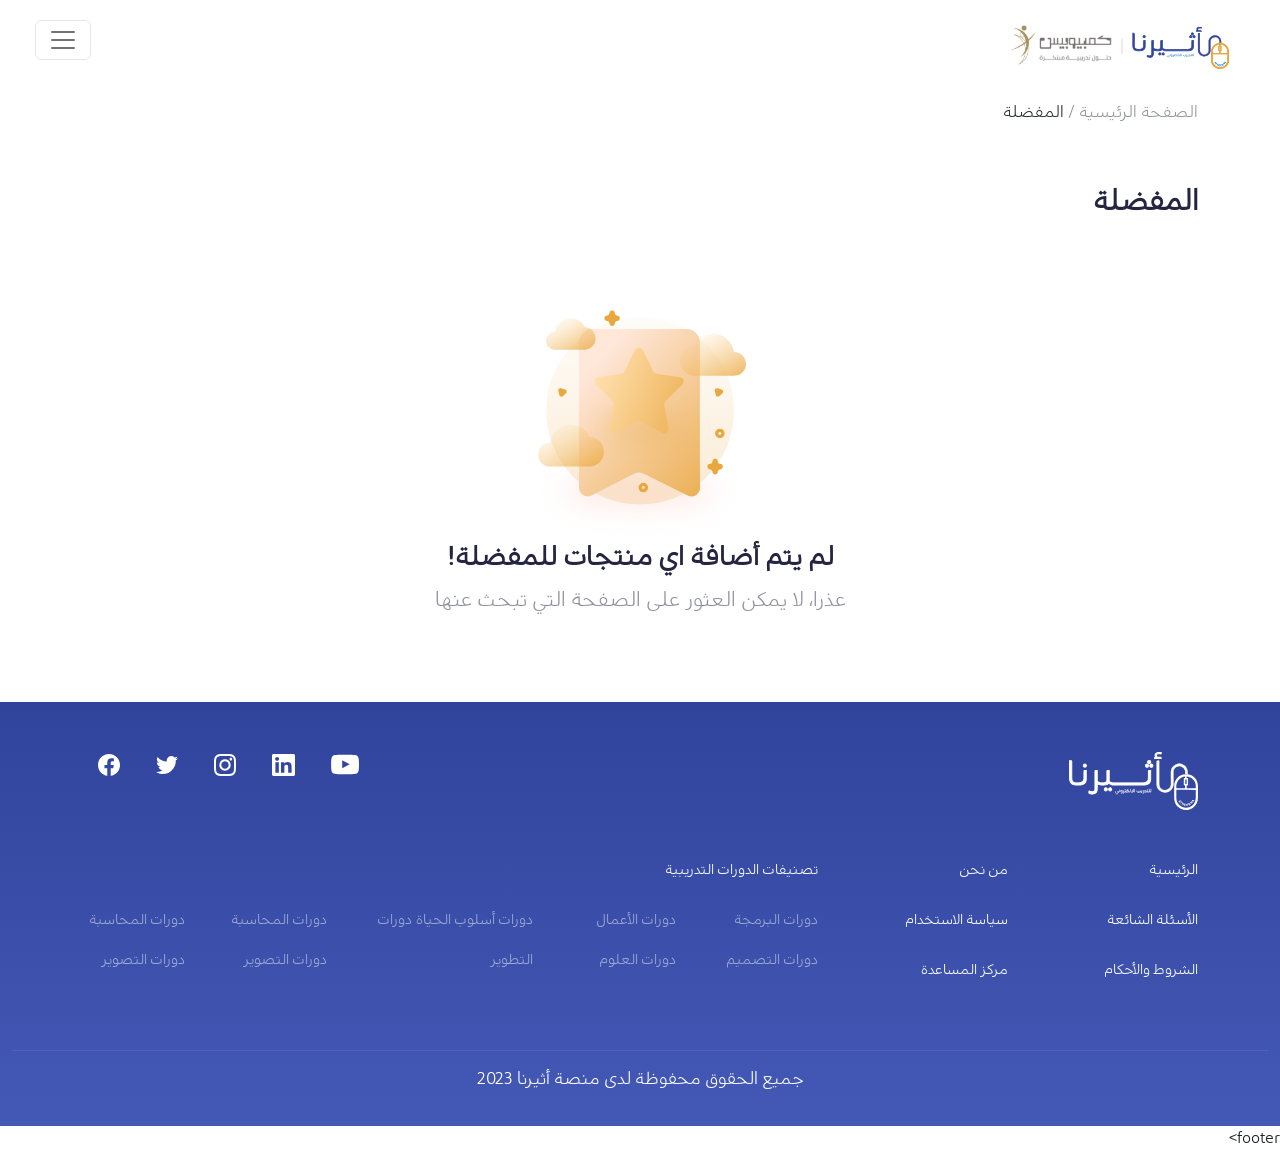
<file: المفضلة 2.html>
<!DOCTYPE html>
<html lang="en">

<head>
    <meta charset="UTF-8">
    <meta http-equiv="X-UA-Compatible" content="IE=edge">
    <meta name="viewport" content="width=device-width, initial-scale=1.0">
    <title>المفضلة</title>
    <link rel="stylesheet" href="css/all.min.css">
    <link rel="stylesheet" href="css/bootstrap.min.css">
    <link rel="stylesheet" href="https://unpkg.com/aos@next/dist/aos.css" />
    <link rel="stylesheet" href="css/owl.carousel.min.css">
    <link rel="stylesheet" href="css/owl.theme.default.css">
    <link rel="stylesheet" href="css/owl.carousel.min.css">
    <link rel="stylesheet" href="css/style.css">
</head>

<body>
    <heade>
        <nav class=" navbar navbar-expand-xl  justify-content-sm-start fixed-top"
    >
      <div class="container-fluid">
        <a class="navbar-brand order-1 order-lg-0 ml-lg-0 ml-2 mr-auto" href="#"
          ><img src="images/Group 469358.svg" alt=""></a
        >
        <button class="navbar-toggler align-self-start" type="button">
          <span class="navbar-toggler-icon"></span>
        </button>

        <div
          class="collapse navbar-collapse bg-white   p-3 p-lg-0 mt-5 mt-lg-0 d-flex flex-column flex-lg-row flex-xl-row justify-content-lg-start mobileMenu"
          id="navbarSupportedContent"
        >
        <ul class="navbar-nav align-self-stretch align-items-center">
            <li class="nav-item ">
                <a class="nav-link" href="index.html">الرئيسية </a>
            </li>
            <li class="nav-item ">
                <a class="nav-link" href="من أثيرنا.html">من أثيرنا </a>
            </li>
            <li class="nav-item dropdown">
                <a href="تصنيفات الدورات .html" class="nav-link dropdown-toggle border-0" data-bs-toggle="dropdown" href="#" role="button"
                    aria-expanded="true" id="user-menue">تصنيفات الدورات </a>
                <ul class="dropdown-menu" style="border-radius: 15px;width: 210px;" data-bs-popper="none">
                    <li><a class="dropdown-item" href="">
                            تصنيفات الدورات
                        </a>
                    </li>
                    <li><a class="dropdown-item" href="">
                            تصنيفات الدورات
                        </a>
                    </li>
                    <li><a class="dropdown-item" href="">
                            تصنيفات الدورات
                        </a>
                    </li>
                    <li><a class="dropdown-item" href="">
                            تصنيفات الدورات
                        </a>
                    </li>
        
                </ul>
            </li>
            <li class="nav-item ">
                <a class="nav-link" href="الدورات التدريبية.html">الدورات التدريبية </a>
            </li>
            <li class="search-field">
                <div
                    class="overflow-hidden -skew-x-[15deg] px-3 bg-white rounded-sm flex items-center focus-within:outline-4 focus-within:outline focus-within:outline-cyan-100 ">
                    <img src="images/search-normal.svg" alt="">
                    <input class="skew-x-[15deg] outline-none h-11 w-full pl-12 text-xl " type="search" name="search"
                        placeholder="ابحث" autocomplete="off">
                </div>
            </li>
            <li class=" nav-item marg">
                <a href="دوراتي.html" class="nav-link">دوراتي</a>
            </li>
            <li class="nav-item mx-2 notice">
                <a href="السلة.html">
                    <img src="images/Cart.svg" alt="">
                    <span class="circle"></span>
                </a>
            </li>
            <li class="nav-item mx-2 notice">
                <a href="المفضلة.html">
                    <img src="images/heart.svg" alt="">
                    <span class="circle"></span>
                </a>
            </li>
            <li class="nav-item mx-2 notice">
                <a href="الإشعارات.html">
                    <img  src="images/notification.svg" alt="">
                    <span class="circle"></span>
                </a>
            </li>
            <li class="nav-item  d-flex justify-content-center align-items-center">
                <img class="image" src="images/Ellipse 594.svg" alt="">
                <div class="person">
                    <h6>عبد الرحمن الغافري</h6>
                    <p>حساب مستخدم</p>
                </div>
            </li>
            <li class="nav-item dropdown">
                <a class="nav-link dropdown-toggle border-0" data-bs-toggle="dropdown" href="#" role="button"
                    aria-expanded="true" id="user-menue">AR </a>
                <ul class="dropdown-menu" style="border-radius: 15px;width: 210px;" data-bs-popper="none">
                    <li><a class="dropdown-item" href="">
                            Arabic
                        </a>
                    </li>
                    <li><a class="dropdown-item" href="">
                            English
                        </a>
                    </li>
                    
        
                </ul>
            </li>
            <li class="nav-item dropdown">
                <a class="nav-link dropdown-toggle border-0" data-bs-toggle="dropdown" href="#" role="button"
                    aria-expanded="true" id="user-menue">تصنيفات </a>
                <ul class="dropdown-menu" style="border-radius: 15px;width: 210px;" data-bs-popper="none">
                    <li><a class="dropdown-item" href="">
                        البحرين
                        </a>
                    </li>
                    <li><a class="dropdown-item" href="">
                        البحرين
                        </a>
                    </li>
                    <li><a class="dropdown-item" href="">
                        البحرين 
                        </a>
                    </li>
                    <li><a class="dropdown-item" href="">
                        البحرين 
                        </a>
                    </li>
        
                </ul>
            </li>
        
        </ul>

        </div>
      </div>
    </nav>
    </heade>
    
    <main>
    <section>
        <div class="couldNotsec" style="margin-top: 100px;">
            <div class="container">
                <div class="pathcourses">
                    <a href="">الصفحة الرئيسية /  </a>
                    <a href="" class="activ">المفضلة </a>
                </div>
                    
                    
                <div class="row mt-4 pt-4">
                    <h5 >المفضلة </h5>
                    <div class="col-12">
                        <div class="couldNot">
                            <img src="images/No Favorite illustration.svg" alt="">
                            <h6 class="w-100">لم يتم أضافة اي منتجات للمفضلة!</h6>
                            <p class="w-100">عذرا، لا يمكن العثور على الصفحة التي تبحث عنها</p>
                        </div>
                        
                    </div>
                </div>
            </div>
        </div>
        
    </section>


    
    </main>

    <footer>
        <div class="container">
            <div class="footer_sec1">
                <div class="row">
                    <div class="col-md-6">
                        <a href="">
                        <img src="images/Layer_1.svg" alt="">
                    </a>
                    </div>
                    <div class="col-md-6 social">
                        <a href="">
                            <img src="images/you_tube.svg" alt="" class="mx-3">
                        </a>
                        <a href="">
                            <img src="images/LinkedIn.svg" alt="" class="mx-3">
                        </a>
                        <a href="">
                            <img src="images/Instagram.svg" alt="" class="mx-3">
                        </a>
                        <a href="">
                            <img src="images/Twitter.svg" alt="" class="mx-3">
                        </a>
                        <a href="">
                            <img src="images/Facebook.svg" alt="" class="mx-3">
                        </a>
                    </div>
                </div>
            </div>

            <div class="footer_sec2">
                <div class="row ">
                    <div class="col-lg-2 col-md-6 col-sm-6 pages">
                        <a  href="">الرئيسية</a>
                        <a  href="">الأسئلة الشائعة</a>
                        <a  href="">الشروط والأحكام</a>
                    </div>
                    <div class="col-lg-2 col-md-6 col-sm-6  pages">
                        <a  href="">من نحن</a>
                        <a  href="">سياسة الاستخدام</a>
                        <a  href="">مركز المساعدة</a>
                    </div>
                    <div class="col-lg-8 col-md-12 col-sm-6 pages">
                        <a  href="">تصنيفات الدورات التدريبية</a>
                        <div class="row classification justify-content-between">
                            <div class="col-lg-2 col-md-6 pb-2">
                                <a  href="">دورات البرمجة</a>
                                <a href="">دورات التصميم</a>
                            </div>
                            <div class="col-lg-2 col-md-6 pb-2">
                                <a href="">دورات الأعمال</a>
                                <a href="">دورات العلوم</a>
                            </div>
                            <div class="col-lg-3 col-md-6 pb-2">
                                <a href="">دورات أسلوب الحياة</a>
                                <a href="">دورات التطوير</a>
                            </div>
                            <div class="col-lg-2 col-md-6 pb-2">
                                <a href="">دورات المحاسبة</a>
                                <a href="">دورات التصوير</a>
                            </div>
                            <div class="col-lg-2 col-md-6 pb-2">
                                <a href="">دورات المحاسبة</a>
                                <a href="">دورات التصوير</a>
                            </div>
                        </div>
                    </div>
                </div>
            </div>
        </div>
        <div class="container-fluid">
            <div class="footer_sec3">
                <div class="row">
                    <div class="col-12">
                        <p class="pt-3">جميع الحقوق محفوظة لدى منصة أثيرنا 2023</p>
                    </div>
                </div>
            </div>

        </div>
    </footer>footer> 

    <script src="js/bootstrap.bundle.min.js"></script>
    <script src="https://unpkg.com/aos@next/dist/aos.js"></script>
    <script src="js/jquery-3.6.0.min.js"></script>
    <script src="js/owl.carousel.min.js"></script>
    <script src="js/script.js"></script>
</body>

</html>
</file>
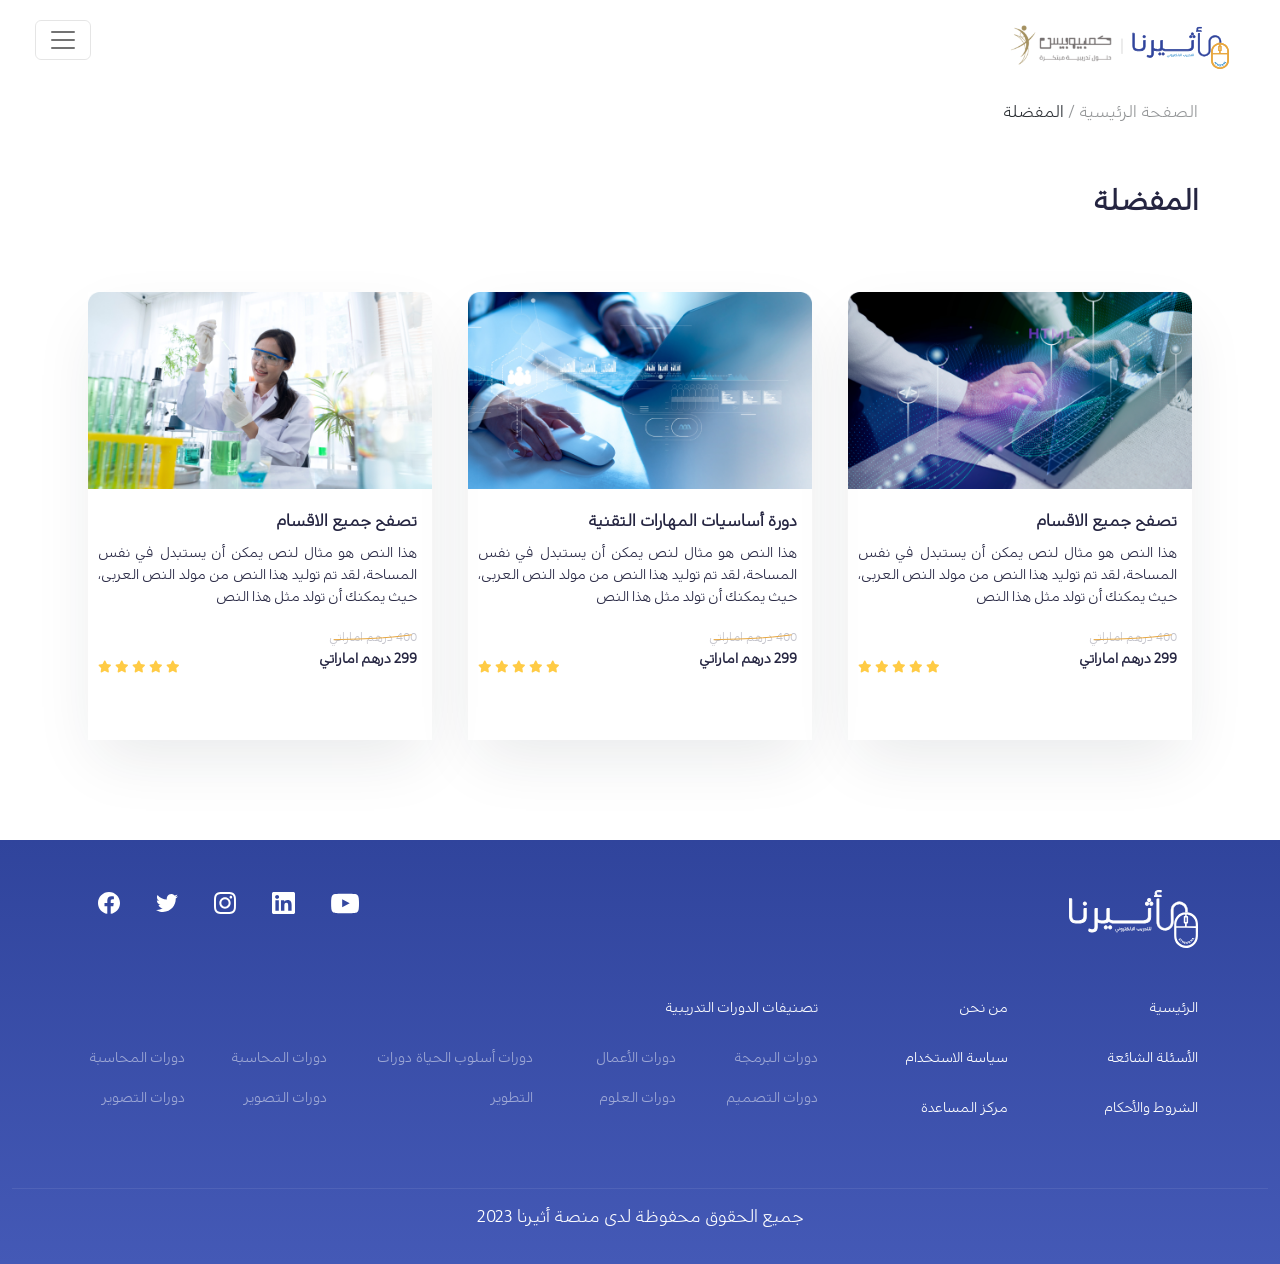
<file: المفضلة.html>
<!DOCTYPE html>
<html lang="en">

<head>
    <meta charset="UTF-8">
    <meta http-equiv="X-UA-Compatible" content="IE=edge">
    <meta name="viewport" content="width=device-width, initial-scale=1.0">
    <title>المفضلة</title>
    <link rel="stylesheet" href="css/all.min.css">
    <link rel="stylesheet" href="css/bootstrap.min.css">
    <link rel="stylesheet" href="https://unpkg.com/aos@next/dist/aos.css" />
    <link rel="stylesheet" href="css/owl.carousel.min.css">
    <link rel="stylesheet" href="css/owl.theme.default.css">
    <link rel="stylesheet" href="css/owl.carousel.min.css">
    <link rel="stylesheet" href="css/style.css">
</head>

<body>
    <heade>
        <nav class=" navbar navbar-expand-xl  justify-content-sm-start fixed-top"
    >
      <div class="container-fluid">
        <a class="navbar-brand order-1 order-lg-0 ml-lg-0 ml-2 mr-auto" href="#"
          ><img src="images/Group 469358.svg" alt=""></a
        >
        <button class="navbar-toggler align-self-start" type="button">
          <span class="navbar-toggler-icon"></span>
        </button>

        <div
          class="collapse navbar-collapse bg-white   p-3 p-lg-0 mt-5 mt-lg-0 d-flex flex-column flex-lg-row flex-xl-row justify-content-lg-start mobileMenu"
          id="navbarSupportedContent"
        >
        <ul class="navbar-nav align-self-stretch align-items-center">
            <li class="nav-item ">
                <a class="nav-link" href="index.html">الرئيسية </a>
            </li>
            <li class="nav-item ">
                <a class="nav-link" href="من أثيرنا.html">من أثيرنا </a>
            </li>
            <li class="nav-item dropdown">
                <a href="تصنيفات الدورات .html" class="nav-link dropdown-toggle border-0" data-bs-toggle="dropdown" href="#" role="button"
                    aria-expanded="true" id="user-menue">تصنيفات الدورات </a>
                <ul class="dropdown-menu" style="border-radius: 15px;width: 210px;" data-bs-popper="none">
                    <li><a class="dropdown-item" href="">
                            تصنيفات الدورات
                        </a>
                    </li>
                    <li><a class="dropdown-item" href="">
                            تصنيفات الدورات
                        </a>
                    </li>
                    <li><a class="dropdown-item" href="">
                            تصنيفات الدورات
                        </a>
                    </li>
                    <li><a class="dropdown-item" href="">
                            تصنيفات الدورات
                        </a>
                    </li>
        
                </ul>
            </li>
            <li class="nav-item ">
                <a class="nav-link" href="الدورات التدريبية.html">الدورات التدريبية </a>
            </li>
            <li class="search-field">
                <div
                    class="overflow-hidden -skew-x-[15deg] px-3 bg-white rounded-sm flex items-center focus-within:outline-4 focus-within:outline focus-within:outline-cyan-100 ">
                    <img src="images/search-normal.svg" alt="">
                    <input class="skew-x-[15deg] outline-none h-11 w-full pl-12 text-xl " type="search" name="search"
                        placeholder="ابحث" autocomplete="off">
                </div>
            </li>
            <li class=" nav-item marg">
                <a href="دوراتي.html" class="nav-link">دوراتي</a>
            </li>
            <li class="nav-item mx-2 notice">
                <a href="السلة.html">
                    <img src="images/Cart.svg" alt="">
                    <span class="circle"></span>
                </a>
            </li>
            <li class="nav-item mx-2 notice">
                <a href="المفضلة.html">
                    <img src="images/heart.svg" alt="">
                    <span class="circle"></span>
                </a>
            </li>
            <li class="nav-item mx-2 notice">
                <a href="الإشعارات.html">
                    <img  src="images/notification.svg" alt="">
                    <span class="circle"></span>
                </a>
            </li>
            <li class="nav-item  d-flex justify-content-center align-items-center">
                <img class="image" src="images/Ellipse 594.svg" alt="">
                <div class="person">
                    <h6>عبد الرحمن الغافري</h6>
                    <p>حساب مستخدم</p>
                </div>
            </li>
            <li class="nav-item dropdown">
                <a class="nav-link dropdown-toggle border-0" data-bs-toggle="dropdown" href="#" role="button"
                    aria-expanded="true" id="user-menue">AR </a>
                <ul class="dropdown-menu" style="border-radius: 15px;width: 210px;" data-bs-popper="none">
                    <li><a class="dropdown-item" href="">
                            Arabic
                        </a>
                    </li>
                    <li><a class="dropdown-item" href="">
                            English
                        </a>
                    </li>
                    
        
                </ul>
            </li>
            <li class="nav-item dropdown">
                <a class="nav-link dropdown-toggle border-0" data-bs-toggle="dropdown" href="#" role="button"
                    aria-expanded="true" id="user-menue">تصنيفات </a>
                <ul class="dropdown-menu" style="border-radius: 15px;width: 210px;" data-bs-popper="none">
                    <li><a class="dropdown-item" href="">
                        البحرين
                        </a>
                    </li>
                    <li><a class="dropdown-item" href="">
                        البحرين
                        </a>
                    </li>
                    <li><a class="dropdown-item" href="">
                        البحرين 
                        </a>
                    </li>
                    <li><a class="dropdown-item" href="">
                        البحرين 
                        </a>
                    </li>
        
                </ul>
            </li>
        
        </ul>

        </div>
      </div>
    </nav>
    </heade>
    
    <main>
        <section>
            <div class="myCourses sec4 " style="margin-top: 100px;">
                <div class="container">
                    <div class="pathcourses">
                        <a href="">الصفحة الرئيسية / </a>
                        <a href="" class="activ">المفضلة </a>
                    </div>
    
                    <div class="row mt-4 pt-4">
                        <h5>المفضلة</h5>
                        <div class="col-lg-4">
                            <div class="modernbox">
                                <img src="images/Rectangle 19.png" alt="" class="w-100">
                                <h6>تصفح جميع الاقسام
                                </h6>
                                <p>هذا النص هو مثال لنص يمكن أن يستبدل في نفس المساحة، لقد تم توليد هذا النص من مولد النص
                                    العربى، حيث يمكنك أن تولد مثل هذا النص</p>
                                <div class="courseprice">
                                    <div class="row d-flex justify-content-center coursepriceall">
                                        <div class="col-12 col-md-6">
                                            <span>400 درهم اماراتي</span>
                                            <p>299 درهم اماراتي</p>
                                            <img src="images/Vector 17.svg" alt="">
                                        </div>
                                        <div class="col-12 col-md-6">
                                            <div class="star">
                                                <i class="fa-solid fa-star"></i>
                                                <i class="fa-solid fa-star"></i>
                                                <i class="fa-solid fa-star"></i>
                                                <i class="fa-solid fa-star"></i>
                                                <i class="fa-solid fa-star"></i>
                                            </div>
                                        </div>
                                    </div>
                                </div>
                            </div>
                        </div>
                        <div class="col-lg-4">
                            <div class="modernbox">
                                <img src="images/Rectangle 18.png" alt="" class="w-100">
                                <h6>دورة أساسيات المهارات التقنية
                                </h6>
                                <p>هذا النص هو مثال لنص يمكن أن يستبدل في نفس المساحة، لقد تم توليد هذا النص من مولد النص
                                    العربى، حيث يمكنك أن تولد مثل هذا النص</p>
                                <div class="courseprice">
                                    <div class="row coursepriceall">
                                        <div class="col-12 col-md-6">
                                            <span>400 درهم اماراتي</span>
                                            <p>299 درهم اماراتي</p>
                                            <img src="images/Vector 17.svg" alt="">
                                        </div>
                                        <div class="col-12 col-md-6">
                                            <div class="star">
                                                <i class="fa-solid fa-star"></i>
                                                <i class="fa-solid fa-star"></i>
                                                <i class="fa-solid fa-star"></i>
                                                <i class="fa-solid fa-star"></i>
                                                <i class="fa-solid fa-star"></i>
                                            </div>
                                        </div>
                                    </div>
                                </div>
                            </div>
                        </div>
                        <div class="col-lg-4">
                            <div class="modernbox">
                                <img src="images/Rectangle 17.png" alt="" class="w-100">
                                <h6>تصفح جميع الاقسام
                                </h6>
                                <p>هذا النص هو مثال لنص يمكن أن يستبدل في نفس المساحة، لقد تم توليد هذا النص من مولد النص
                                    العربى، حيث يمكنك أن تولد مثل هذا النص</p>
                                <div class="courseprice">
                                    <div class="row coursepriceall">
                                        <div class="col-12 col-md-6">
                                            <span>400 درهم اماراتي</span>
                                            <p>299 درهم اماراتي</p>
                                            <img src="images/Vector 17.svg" alt="">
                                        </div>
                                        <div class="col-12 col-md-6">
                                            <div class="star">
                                                <i class="fa-solid fa-star"></i>
                                                <i class="fa-solid fa-star"></i>
                                                <i class="fa-solid fa-star"></i>
                                                <i class="fa-solid fa-star"></i>
                                                <i class="fa-solid fa-star"></i>
                                            </div>
                                        </div>
                                    </div>
                                </div>
                            </div>
                        </div>
                    </div>
                </div>
            </div>
    
        </section>
    
    
    
    </main>
    
    <footer>
        <div class="container">
            <div class="footer_sec1">
                <div class="row">
                    <div class="col-md-6">
                        <a href="">
                            <img src="images/Layer_1.svg" alt="">
                        </a>
                    </div>
                    <div class="col-md-6 social">
                        <a href="">
                            <img src="images/you_tube.svg" alt="" class="mx-3">
                        </a>
                        <a href="">
                            <img src="images/LinkedIn.svg" alt="" class="mx-3">
                        </a>
                        <a href="">
                            <img src="images/Instagram.svg" alt="" class="mx-3">
                        </a>
                        <a href="">
                            <img src="images/Twitter.svg" alt="" class="mx-3">
                        </a>
                        <a href="">
                            <img src="images/Facebook.svg" alt="" class="mx-3">
                        </a>
                    </div>
                </div>
            </div>
    
            <div class="footer_sec2">
                <div class="row ">
                    <div class="col-lg-2 col-md-6 col-sm-6 pages">
                        <a href="">الرئيسية</a>
                        <a href="">الأسئلة الشائعة</a>
                        <a href="">الشروط والأحكام</a>
                    </div>
                    <div class="col-lg-2 col-md-6 col-sm-6  pages">
                        <a href="">من نحن</a>
                        <a href="">سياسة الاستخدام</a>
                        <a href="">مركز المساعدة</a>
                    </div>
                    <div class="col-lg-8 col-md-12 col-sm-6 pages">
                        <a href="">تصنيفات الدورات التدريبية</a>
                        <div class="row classification justify-content-between">
                            <div class="col-lg-2 col-md-6 pb-2">
                                <a href="">دورات البرمجة</a>
                                <a href="">دورات التصميم</a>
                            </div>
                            <div class="col-lg-2 col-md-6 pb-2">
                                <a href="">دورات الأعمال</a>
                                <a href="">دورات العلوم</a>
                            </div>
                            <div class="col-lg-3 col-md-6 pb-2">
                                <a href="">دورات أسلوب الحياة</a>
                                <a href="">دورات التطوير</a>
                            </div>
                            <div class="col-lg-2 col-md-6 pb-2">
                                <a href="">دورات المحاسبة</a>
                                <a href="">دورات التصوير</a>
                            </div>
                            <div class="col-lg-2 col-md-6 pb-2">
                                <a href="">دورات المحاسبة</a>
                                <a href="">دورات التصوير</a>
                            </div>
                        </div>
                    </div>
                </div>
            </div>
        </div>
        <div class="container-fluid">
            <div class="footer_sec3">
                <div class="row">
                    <div class="col-12">
                        <p class="pt-3">جميع الحقوق محفوظة لدى منصة أثيرنا 2023</p>
                    </div>
                </div>
            </div>
    
        </div>
    </footer>

    <script src="js/bootstrap.bundle.min.js"></script>
    <script src="https://unpkg.com/aos@next/dist/aos.js"></script>
    <script src="js/jquery-3.6.0.min.js"></script>
    <script src="js/owl.carousel.min.js"></script>
    <script src="js/script.js"></script>
</body>

</html>
</file>
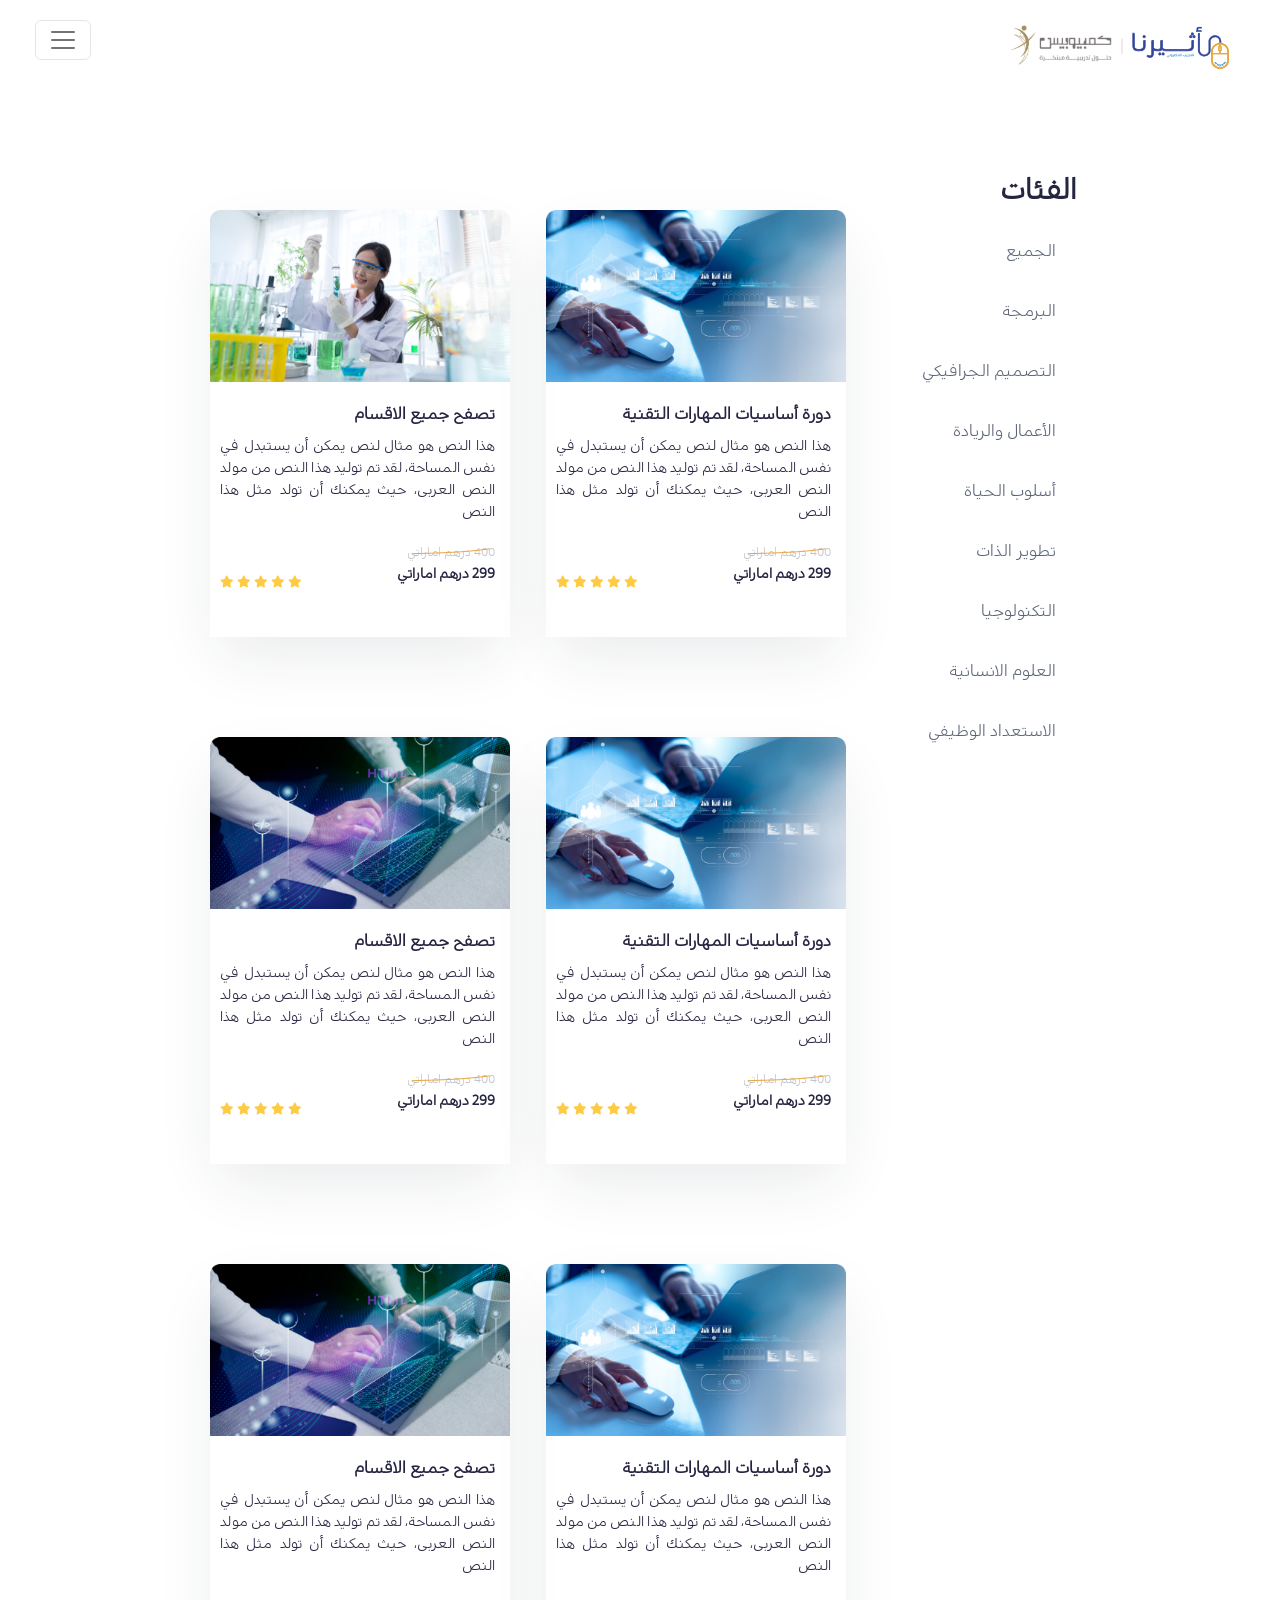
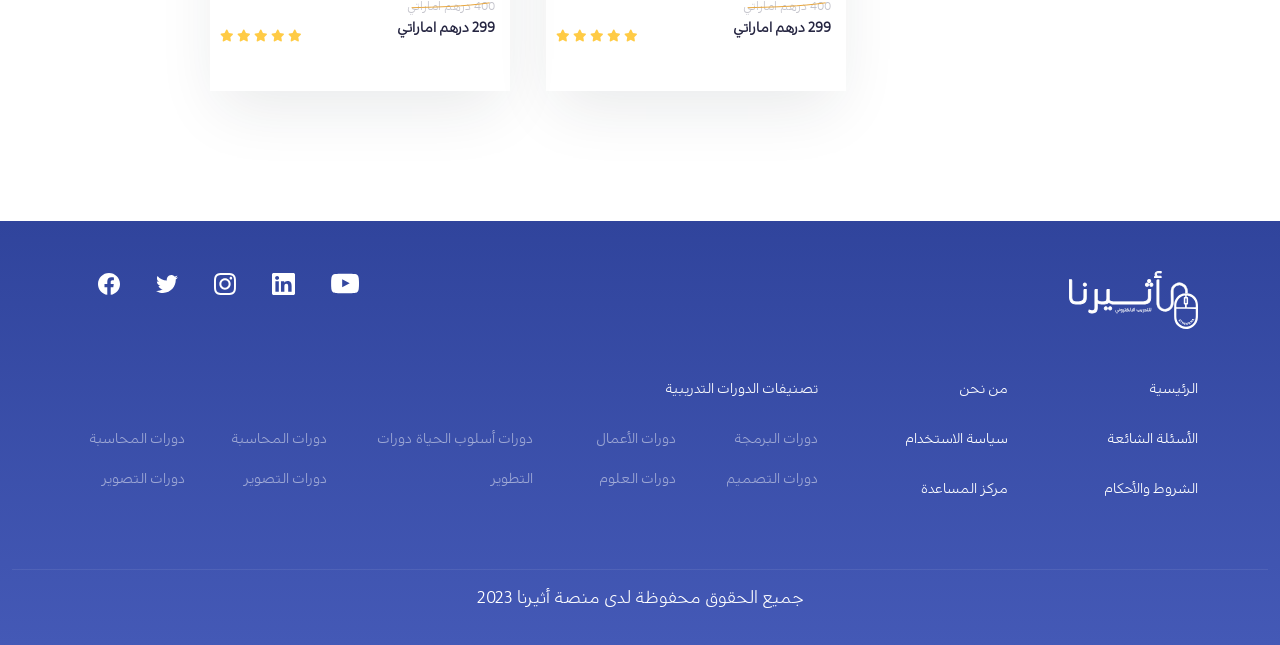
<file: تصنيفات الدورات .html>
<!DOCTYPE html>
<html lang="en">

<head>
    <meta charset="UTF-8">
    <meta http-equiv="X-UA-Compatible" content="IE=edge">
    <meta name="viewport" content="width=device-width, initial-scale=1.0">
    <title>تصنيفات الدورات</title>
    <link rel="stylesheet" href="css/all.min.css">
    <link rel="stylesheet" href="css/bootstrap.min.css">
    <link rel="stylesheet" href="https://unpkg.com/aos@next/dist/aos.css" />
    <link rel="stylesheet" href="css/owl.carousel.min.css">
    <link rel="stylesheet" href="css/owl.theme.default.css">
    <link rel="stylesheet" href="css/owl.carousel.min.css">
    <link rel="stylesheet" href="css/style.css">
</head>

<body>
    <heade>
        <nav class=" navbar navbar-expand-xl  justify-content-sm-start fixed-top"
    >
      <div class="container-fluid">
        <a class="navbar-brand order-1 order-lg-0 ml-lg-0 ml-2 mr-auto" href="#"
          ><img src="images/Group 469358.svg" alt=""></a
        >
        <button class="navbar-toggler align-self-start" type="button">
          <span class="navbar-toggler-icon"></span>
        </button>

        <div
          class="collapse navbar-collapse bg-white   p-3 p-lg-0 mt-5 mt-lg-0 d-flex flex-column flex-lg-row flex-xl-row justify-content-lg-start mobileMenu"
          id="navbarSupportedContent"
        >
        <ul class="navbar-nav align-self-stretch align-items-center">
            <li class="nav-item ">
                <a class="nav-link" href="index.html">الرئيسية </a>
            </li>
            <li class="nav-item ">
                <a class="nav-link" href="من أثيرنا.html">من أثيرنا </a>
            </li>
            <li class="nav-item dropdown active">
                <a href="تصنيفات الدورات .html" class="nav-link dropdown-toggle border-0" data-bs-toggle="dropdown" href="#" role="button"
                    aria-expanded="true" id="user-menue">تصنيفات الدورات </a>
                <ul class="dropdown-menu" style="border-radius: 15px;width: 210px;" data-bs-popper="none">
                    <li><a class="dropdown-item" href="">
                            تصنيفات الدورات
                        </a>
                    </li>
                    <li><a href="تصنيفات الدورات .html" class="dropdown-item" href="">
                            تصنيفات الدورات
                        </a>
                    </li>
                    <li><a class="dropdown-item" href="">
                            تصنيفات الدورات
                        </a>
                    </li>
                    <li><a class="dropdown-item" href="">
                            تصنيفات الدورات
                        </a>
                    </li>
        
                </ul>
            </li>
            <li class="nav-item ">
                <a class="nav-link" href="الدورات التدريبية.html">الدورات التدريبية </a>
            </li>
            <li class="search-field">
                <div
                    class="overflow-hidden -skew-x-[15deg] px-3 bg-white rounded-sm flex items-center focus-within:outline-4 focus-within:outline focus-within:outline-cyan-100 ">
                    <img src="images/search-normal.svg" alt="">
                    <input class="skew-x-[15deg] outline-none h-11 w-full pl-12 text-xl " type="search" name="search"
                        placeholder="ابحث" autocomplete="off">
                </div>
            </li>
            <li class=" nav-item marg">
                <a href="دوراتي.html" class="nav-link">دوراتي</a>
            </li>
            <li class="nav-item mx-2 notice">
                <a href="السلة.html">
                    <img src="images/Cart.svg" alt="">
                    <span class="circle"></span>
                </a>
            </li>
            <li class="nav-item mx-2 notice">
                <a href="المفضلة.html">
                    <img src="images/heart.svg" alt="">
                    <span class="circle"></span>
                </a>
            </li>
            <li class="nav-item mx-2 notice">
                <a href="الإشعارات.html">
                    <img  src="images/notification.svg" alt="">
                    <span class="circle"></span>
                </a>
            </li>
            <li class="nav-item  d-flex justify-content-center align-items-center">
                <img class="image" src="images/Ellipse 594.svg" alt="">
                <div class="person">
                    <h6>عبد الرحمن الغافري</h6>
                    <p>حساب مستخدم</p>
                </div>
            </li>
            <li class="nav-item dropdown">
                <a class="nav-link dropdown-toggle border-0" data-bs-toggle="dropdown" href="#" role="button"
                    aria-expanded="true" id="user-menue">AR </a>
                <ul class="dropdown-menu" style="border-radius: 15px;width: 210px;" data-bs-popper="none">
                    <li><a class="dropdown-item" href="">
                            Arabic
                        </a>
                    </li>
                    <li><a class="dropdown-item" href="">
                            English
                        </a>
                    </li>
                    
        
                </ul>
            </li>
            <li class="nav-item dropdown">
                <a class="nav-link dropdown-toggle border-0" data-bs-toggle="dropdown" href="#" role="button"
                    aria-expanded="true" id="user-menue">تصنيفات </a>
                <ul class="dropdown-menu" style="border-radius: 15px;width: 210px;" data-bs-popper="none">
                    <li><a class="dropdown-item" href="">
                        البحرين
                        </a>
                    </li>
                    <li><a class="dropdown-item" href="">
                        البحرين
                        </a>
                    </li>
                    <li><a class="dropdown-item" href="">
                        البحرين 
                        </a>
                    </li>
                    <li><a class="dropdown-item" href="">
                        البحرين 
                        </a>
                    </li>
        
                </ul>
            </li>
        
        </ul>

        </div>
      </div>
    </nav>
    </heade>
    
    <main>
        <section>
            <div class="rankingssec sec4" style="margin-top: 50px;">
                <div class="container">
                    <div class="pathcourses">
                        <a href="">الصفحة الرئيسية / </a>
                        <a href="" class="activ">تصنيفات الدورات </a>
                    </div>
                    <div class="row d-flex justify-content-start mt-5 pt-5">
                        <div class="col-lg-3 ">
                            <h5>الفئات</h5>
                            <div class="domains">
                                <a href="">الجميع</a>
                                <a href="">البرمجة</a>
                                <a href="">التصميم الجرافيكي</a>
                                <a href="">الأعمال والريادة</a>
                                <a href="">أسلوب الحياة</a>
                                <a href="">تطوير الذات</a>
                                <a href="">التكنولوجيا</a>
                                <a href="">العلوم الانسانية</a>
                                <a href="">الاستعداد الوظيفي</a>
                            </div>
                        </div>
                        <div class="col-lg-9">
                            <div class="row">
                                <div class="col-md-6">
                                    <div class="modernbox">
                                        <img src="images/Rectangle 18.png" alt="" class="w-100">
                                        <h6>دورة أساسيات المهارات التقنية
                                        </h6>
                                        <p>هذا النص هو مثال لنص يمكن أن يستبدل في نفس المساحة، لقد تم توليد هذا النص من مولد
                                            النص العربى، حيث يمكنك أن تولد مثل هذا النص</p>
                                        <div class="courseprice">
                                            <div class="row coursepriceall">
                                                <div class="col-12 col-md-6">
                                                    <span>400 درهم اماراتي</span>
                                            <p>299 درهم اماراتي</p>
                                            <img src="images/Vector 17.svg" alt="">
                                                </div>
                                                <div class="col-12 col-md-6">
                                                    <div class="star">
                                                        <i class="fa-solid fa-star"></i>
                                                        <i class="fa-solid fa-star"></i>
                                                        <i class="fa-solid fa-star"></i>
                                                        <i class="fa-solid fa-star"></i>
                                                        <i class="fa-solid fa-star"></i>
                                                    </div>
                                                </div>
                                            </div>
                                        </div>
                                    </div>
                                </div>
                                <div class="col-md-6">
                                    <div class="modernbox">
                                        <img src="images/Rectangle 17.png" alt="" class="w-100">
                                        <h6>تصفح جميع الاقسام
                                        </h6>
                                        <p>هذا النص هو مثال لنص يمكن أن يستبدل في نفس المساحة، لقد تم توليد هذا النص من مولد
                                            النص العربى، حيث يمكنك أن تولد مثل هذا النص</p>
                                        <div class="courseprice">
                                            <div class="row coursepriceall">
                                                <div class="col-12 col-md-6">
                                                    <span>400 درهم اماراتي</span>
                                            <p>299 درهم اماراتي</p>
                                            <img src="images/Vector 17.svg" alt="">
                                                </div>
                                                <div class="col-12 col-md-6">
                                                    <div class="star">
                                                        <i class="fa-solid fa-star"></i>
                                                        <i class="fa-solid fa-star"></i>
                                                        <i class="fa-solid fa-star"></i>
                                                        <i class="fa-solid fa-star"></i>
                                                        <i class="fa-solid fa-star"></i>
                                                    </div>
                                                </div>
                                            </div>
                                        </div>
                                    </div>
                                </div>
                                <div class="col-md-6">
                                    <div class="modernbox">
                                        <img src="images/Rectangle 18.png" alt="" class="w-100">
                                        <h6>دورة أساسيات المهارات التقنية
                                        </h6>
                                        <p>هذا النص هو مثال لنص يمكن أن يستبدل في نفس المساحة، لقد تم توليد هذا النص من مولد
                                            النص العربى، حيث يمكنك أن تولد مثل هذا النص</p>
                                        <div class="courseprice">
                                            <div class="row coursepriceall">
                                                <div class="col-12 col-md-6">
                                                    <span>400 درهم اماراتي</span>
                                                    <p>299 درهم اماراتي</p>
                                                    <img src="images/Vector 17.svg" alt="">
                                                </div>
                                                <div class="col-12 col-md-6">
                                                    <div class="star">
                                                        <i class="fa-solid fa-star"></i>
                                                        <i class="fa-solid fa-star"></i>
                                                        <i class="fa-solid fa-star"></i>
                                                        <i class="fa-solid fa-star"></i>
                                                        <i class="fa-solid fa-star"></i>
                                                    </div>
                                                </div>
                                            </div>
                                        </div>
                                    </div>
                                </div>
                                <div class="col-md-6">
                                    <div class="modernbox">
                                        <img src="images/Rectangle 19.png" alt="" class="w-100">
                                        <h6>تصفح جميع الاقسام
                                        </h6>
                                        <p>هذا النص هو مثال لنص يمكن أن يستبدل في نفس المساحة، لقد تم توليد هذا النص من مولد
                                            النص العربى، حيث يمكنك أن تولد مثل هذا النص</p>
                                        <div class="courseprice">
                                            <div class="row d-flex justify-content-center coursepriceall">
                                                <div class="col-12 col-md-6">
                                                    <span>400 درهم اماراتي</span>
                                            <p>299 درهم اماراتي</p>
                                            <img src="images/Vector 17.svg" alt="">
                                                </div>
                                                <div class="col-12 col-md-6">
                                                    <div class="star">
                                                        <i class="fa-solid fa-star"></i>
                                                        <i class="fa-solid fa-star"></i>
                                                        <i class="fa-solid fa-star"></i>
                                                        <i class="fa-solid fa-star"></i>
                                                        <i class="fa-solid fa-star"></i>
                                                    </div>
                                                </div>
                                            </div>
                                        </div>
                                    </div>
                                </div>
                                <div class="col-md-6">
                                    <div class="modernbox">
                                        <img src="images/Rectangle 18.png" alt="" class="w-100">
                                        <h6>دورة أساسيات المهارات التقنية
                                        </h6>
                                        <p>هذا النص هو مثال لنص يمكن أن يستبدل في نفس المساحة، لقد تم توليد هذا النص من مولد
                                            النص العربى، حيث يمكنك أن تولد مثل هذا النص</p>
                                        <div class="courseprice">
                                            <div class="row coursepriceall">
                                                <div class="col-12 col-md-6">
                                                    <span>400 درهم اماراتي</span>
                                            <p>299 درهم اماراتي</p>
                                            <img src="images/Vector 17.svg" alt="">
                                                </div>
                                                <div class="col-12 col-md-6">
                                                    <div class="star">
                                                        <i class="fa-solid fa-star"></i>
                                                        <i class="fa-solid fa-star"></i>
                                                        <i class="fa-solid fa-star"></i>
                                                        <i class="fa-solid fa-star"></i>
                                                        <i class="fa-solid fa-star"></i>
                                                    </div>
                                                </div>
                                            </div>
                                        </div>
                                    </div>
                                </div>
                                <div class="col-md-6">
                                    <div class="modernbox">
                                        <img src="images/Rectangle 19.png" alt="" class="w-100">
                                        <h6>تصفح جميع الاقسام
                                        </h6>
                                        <p>هذا النص هو مثال لنص يمكن أن يستبدل في نفس المساحة، لقد تم توليد هذا النص من مولد
                                            النص العربى، حيث يمكنك أن تولد مثل هذا النص</p>
                                        <div class="courseprice">
                                            <div class="row d-flex justify-content-center coursepriceall">
                                                <div class="col-12 col-md-6">
                                                    <span>400 درهم اماراتي</span>
                                                    <p>299 درهم اماراتي</p>
                                                    <img src="images/Vector 17.svg" alt="">
                                                </div>
                                                <div class="col-12 col-md-6">
                                                    <div class="star">
                                                        <i class="fa-solid fa-star"></i>
                                                        <i class="fa-solid fa-star"></i>
                                                        <i class="fa-solid fa-star"></i>
                                                        <i class="fa-solid fa-star"></i>
                                                        <i class="fa-solid fa-star"></i>
                                                    </div>
                                                </div>
                                            </div>
                                        </div>
                                    </div>
                                </div>
                            </div>
                        </div>
    
                    </div>
                </div>
            </div>
        </section>
    
    
    
    </main>
    
    <footer>
        <div class="container">
            <div class="footer_sec1">
                <div class="row">
                    <div class="col-md-6">
                        <a href="">
                        <img src="images/Layer_1.svg" alt="">
                    </a>
                    </div>
                    <div class="col-md-6 social">
                        <a href="">
                            <img src="images/you_tube.svg" alt="" class="mx-3">
                        </a>
                        <a href="">
                            <img src="images/LinkedIn.svg" alt="" class="mx-3">
                        </a>
                        <a href="">
                            <img src="images/Instagram.svg" alt="" class="mx-3">
                        </a>
                        <a href="">
                            <img src="images/Twitter.svg" alt="" class="mx-3">
                        </a>
                        <a href="">
                            <img src="images/Facebook.svg" alt="" class="mx-3">
                        </a>
                    </div>
                </div>
            </div>

            <div class="footer_sec2">
                <div class="row ">
                    <div class="col-lg-2 col-md-6 col-sm-6 pages">
                        <a  href="">الرئيسية</a>
                        <a  href="">الأسئلة الشائعة</a>
                        <a  href="">الشروط والأحكام</a>
                    </div>
                    <div class="col-lg-2 col-md-6 col-sm-6  pages">
                        <a  href="">من نحن</a>
                        <a  href="">سياسة الاستخدام</a>
                        <a  href="">مركز المساعدة</a>
                    </div>
                    <div class="col-lg-8 col-md-12 col-sm-6 pages">
                        <a  href="">تصنيفات الدورات التدريبية</a>
                        <div class="row classification justify-content-between">
                            <div class="col-lg-2 col-md-6 pb-2">
                                <a  href="">دورات البرمجة</a>
                                <a href="">دورات التصميم</a>
                            </div>
                            <div class="col-lg-2 col-md-6 pb-2">
                                <a href="">دورات الأعمال</a>
                                <a href="">دورات العلوم</a>
                            </div>
                            <div class="col-lg-3 col-md-6 pb-2">
                                <a href="">دورات أسلوب الحياة</a>
                                <a href="">دورات التطوير</a>
                            </div>
                            <div class="col-lg-2 col-md-6 pb-2">
                                <a href="">دورات المحاسبة</a>
                                <a href="">دورات التصوير</a>
                            </div>
                            <div class="col-lg-2 col-md-6 pb-2">
                                <a href="">دورات المحاسبة</a>
                                <a href="">دورات التصوير</a>
                            </div>
                        </div>
                    </div>
                </div>
            </div>
        </div>
        <div class="container-fluid">
            <div class="footer_sec3">
                <div class="row">
                    <div class="col-12">
                        <p class="pt-3">جميع الحقوق محفوظة لدى منصة أثيرنا 2023</p>
                    </div>
                </div>
            </div>

        </div>
    </footer> 

    <script src="js/bootstrap.bundle.min.js"></script>
    <script src="https://unpkg.com/aos@next/dist/aos.js"></script>
    <script src="js/jquery-3.6.0.min.js"></script>
    <script src="js/owl.carousel.min.js"></script>
    <script src="js/script.js"></script>
</body>

</html>
</file>
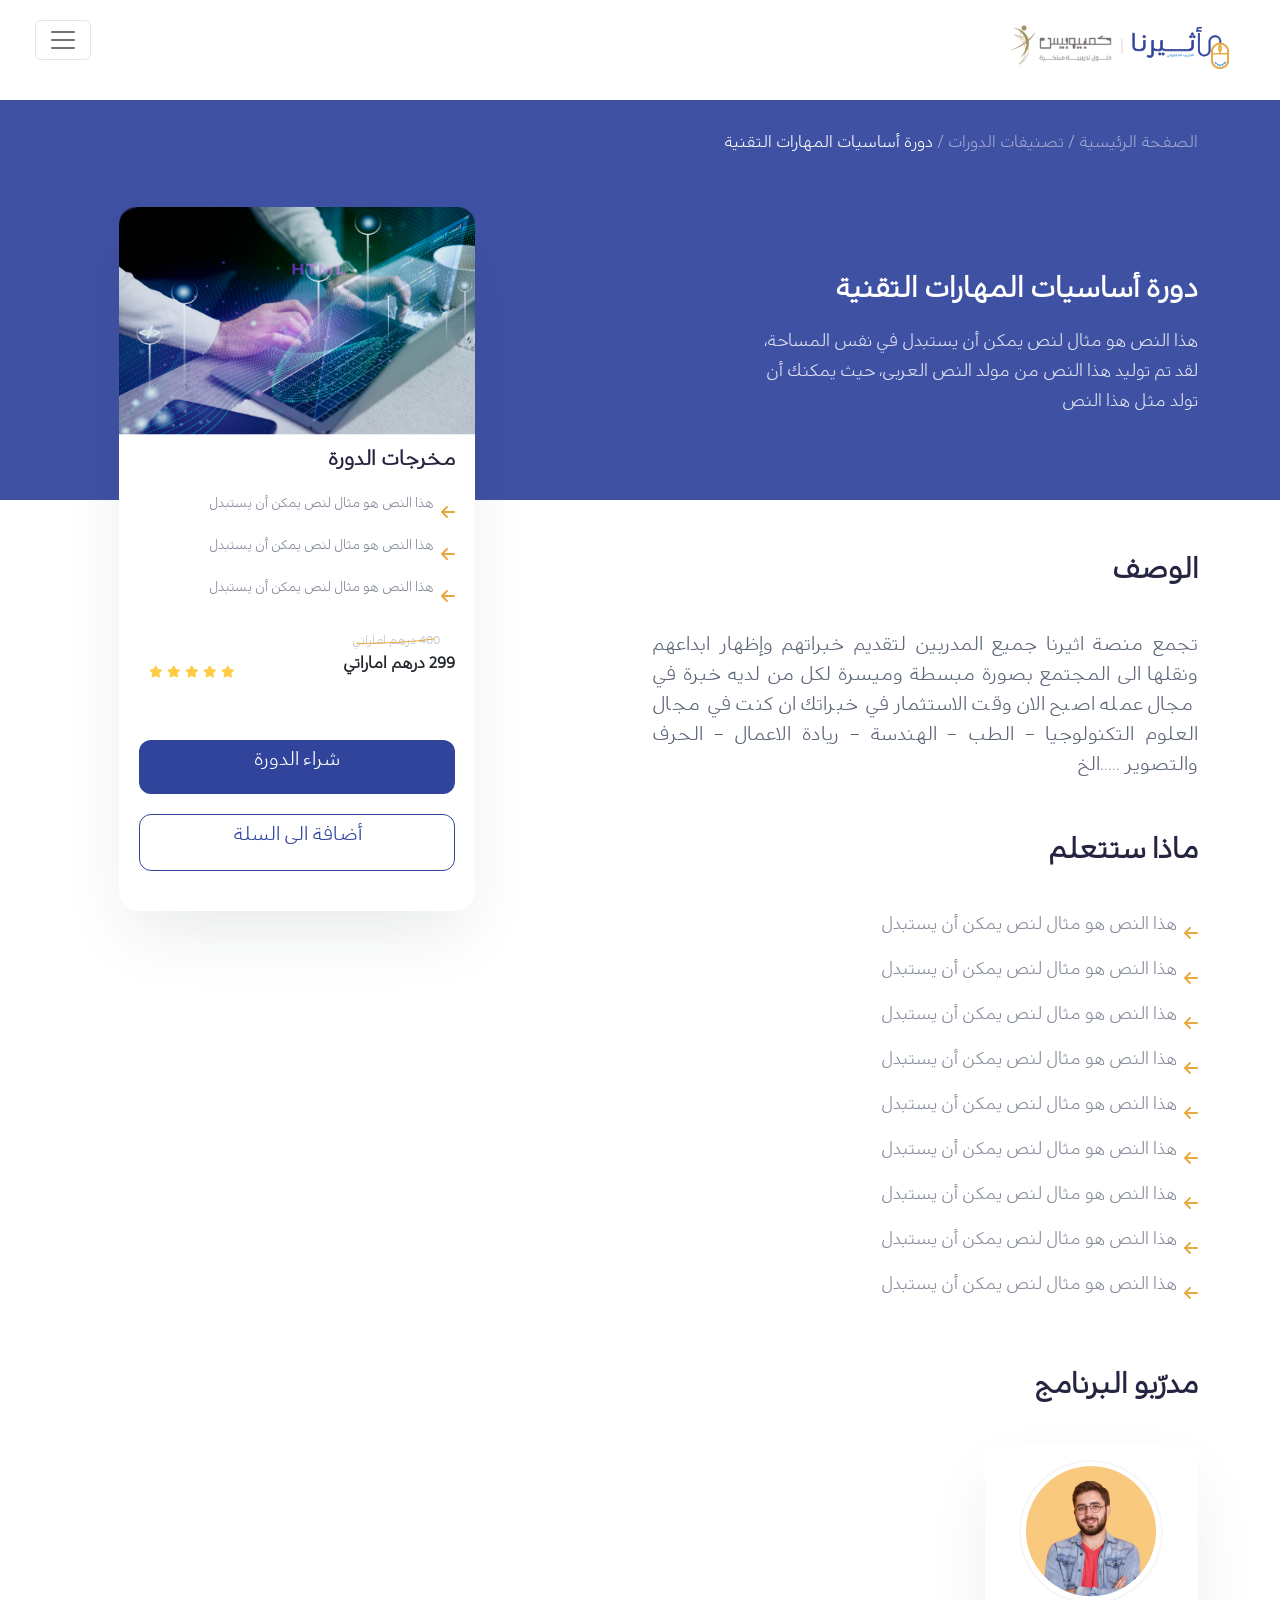
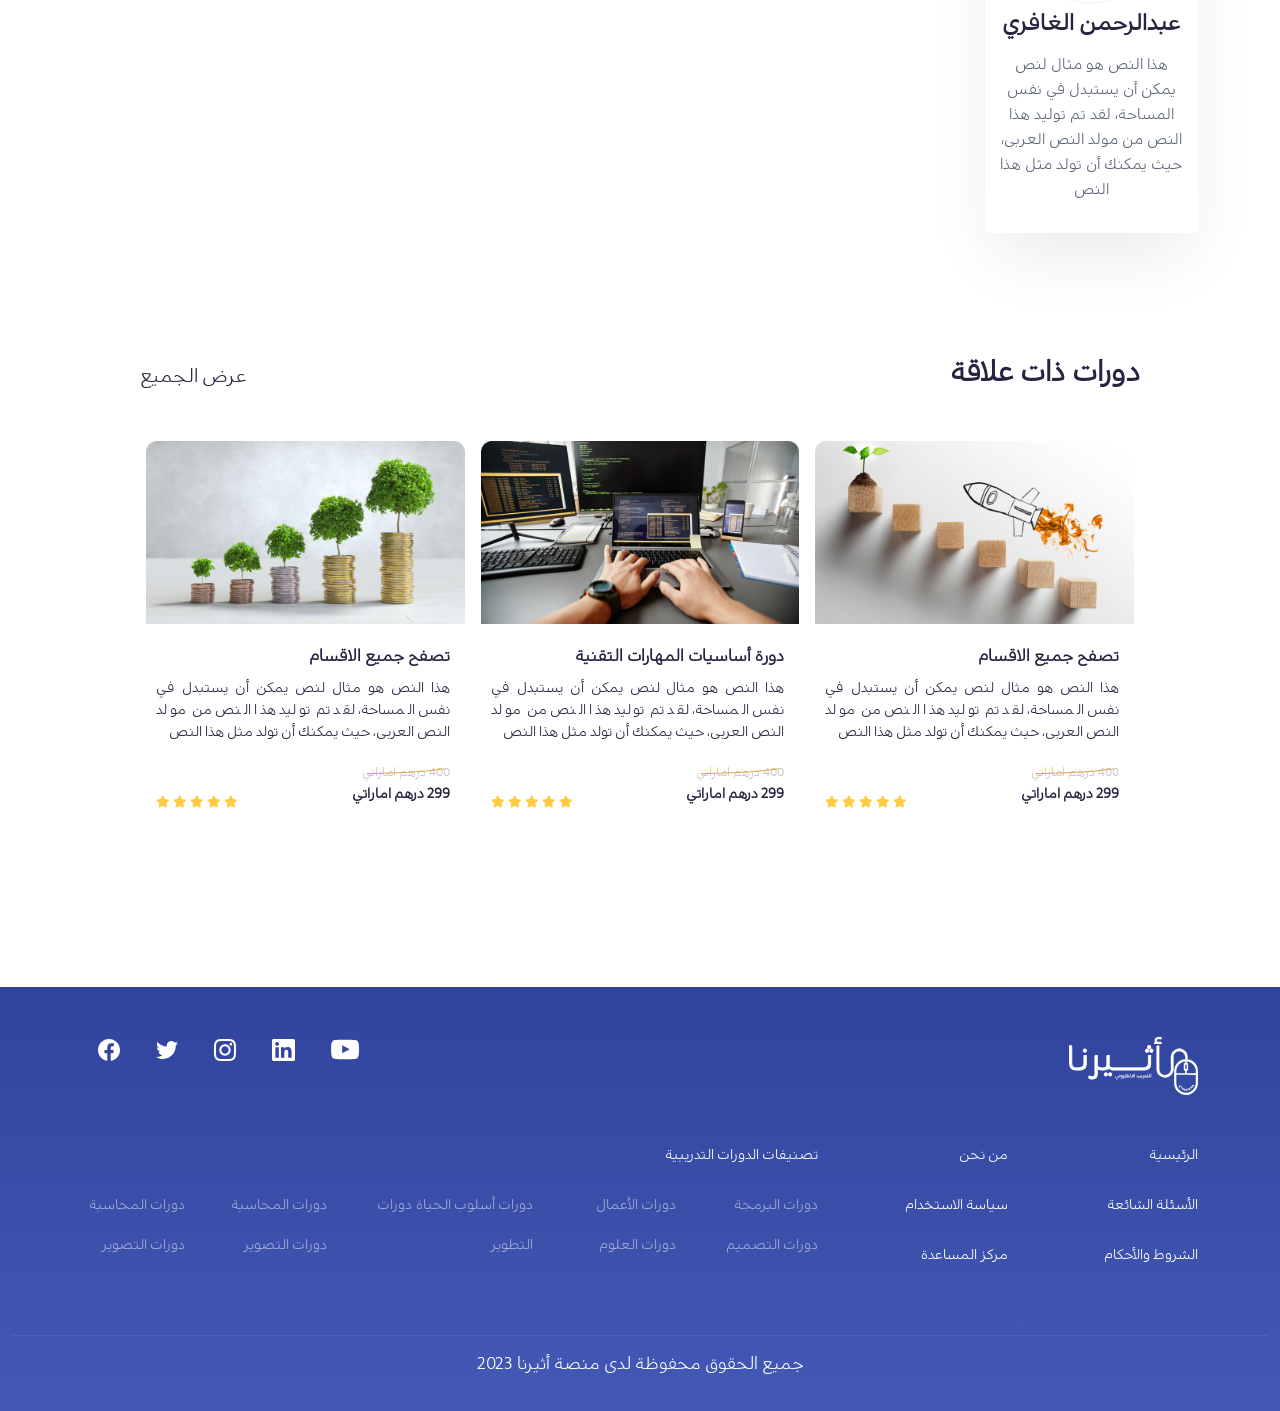
<file: تفاصيل الدورة.html>
<!DOCTYPE html>
<html lang="en">

<head>
    <meta charset="UTF-8">
    <meta http-equiv="X-UA-Compatible" content="IE=edge">
    <meta name="viewport" content="width=device-width, initial-scale=1.0">
    <title>تفاصيل الدورة</title>
    <link rel="stylesheet" href="css/all.min.css">
    <link rel="stylesheet" href="css/bootstrap.min.css">
    <link rel="stylesheet" href="https://unpkg.com/aos@next/dist/aos.css" />
    <link rel="stylesheet" href="css/owl.carousel.min.css">
    <link rel="stylesheet" href="css/owl.theme.default.css">
    <link rel="stylesheet" href="css/owl.carousel.min.css">
    <link rel="stylesheet" href="css/style.css">
</head>

<body>

    <heade>
        <nav class=" navbar navbar-expand-xl  justify-content-sm-start fixed-top"
    >
      <div class="container-fluid">
        <a class="navbar-brand order-1 order-lg-0 ml-lg-0 ml-2 mr-auto" href="#"
          ><img src="images/Group 469358.svg" alt=""></a
        >
        <button class="navbar-toggler align-self-start" type="button">
          <span class="navbar-toggler-icon"></span>
        </button>

        <div
          class="collapse navbar-collapse bg-white   p-3 p-lg-0 mt-5 mt-lg-0 d-flex flex-column flex-lg-row flex-xl-row justify-content-lg-start mobileMenu"
          id="navbarSupportedContent"
        >
        <ul class="navbar-nav align-self-stretch align-items-center">
            <li class="nav-item ">
                <a class="nav-link" href="index.html">الرئيسية </a>
            </li>
            <li class="nav-item ">
                <a class="nav-link" href="من أثيرنا.html">من أثيرنا </a>
            </li>
            <li class="nav-item dropdown">
                <a href="تصنيفات الدورات .html" class="nav-link dropdown-toggle border-0" data-bs-toggle="dropdown" href="#" role="button"
                    aria-expanded="true" id="user-menue">تصنيفات الدورات </a>
                <ul class="dropdown-menu" style="border-radius: 15px;width: 210px;" data-bs-popper="none">
                    <li><a class="dropdown-item" href="">
                            تصنيفات الدورات
                        </a>
                    </li>
                    <li><a class="dropdown-item" href="">
                            تصنيفات الدورات
                        </a>
                    </li>
                    <li><a class="dropdown-item" href="">
                            تصنيفات الدورات
                        </a>
                    </li>
                    <li><a class="dropdown-item" href="">
                            تصنيفات الدورات
                        </a>
                    </li>
        
                </ul>
            </li>
            <li class="nav-item ">
                <a class="nav-link" href="الدورات التدريبية.html">الدورات التدريبية </a>
            </li>
            <li class="search-field">
                <div
                    class="overflow-hidden -skew-x-[15deg] px-3 bg-white rounded-sm flex items-center focus-within:outline-4 focus-within:outline focus-within:outline-cyan-100 ">
                    <img src="images/search-normal.svg" alt="">
                    <input class="skew-x-[15deg] outline-none h-11 w-full pl-12 text-xl " type="search" name="search"
                        placeholder="ابحث" autocomplete="off">
                </div>
            </li>
            <li class=" nav-item marg">
                <a href="دوراتي.html" class="nav-link">دوراتي</a>
            </li>
            <li class="nav-item mx-2 notice">
                <a href="السلة.html">
                    <img src="images/Cart.svg" alt="">
                    <span class="circle"></span>
                </a>
            </li>
            <li class="nav-item mx-2 notice">
                <a href="المفضلة.html">
                    <img src="images/heart.svg" alt="">
                    <span class="circle"></span>
                </a>
            </li>
            <li class="nav-item mx-2 notice">
                <a href="الإشعارات.html">
                    <img  src="images/notification.svg" alt="">
                    <span class="circle"></span>
                </a>
            </li>
            <li class="nav-item  d-flex justify-content-center align-items-center">
                <img class="image" src="images/Ellipse 594.svg" alt="">
                <div class="person">
                    <h6>عبد الرحمن الغافري</h6>
                    <p>حساب مستخدم</p>
                </div>
            </li>
            <li class="nav-item dropdown">
                <a class="nav-link dropdown-toggle border-0" data-bs-toggle="dropdown" href="#" role="button"
                    aria-expanded="true" id="user-menue">AR </a>
                <ul class="dropdown-menu" style="border-radius: 15px;width: 210px;" data-bs-popper="none">
                    <li><a class="dropdown-item" href="">
                            Arabic
                        </a>
                    </li>
                    <li><a class="dropdown-item" href="">
                            English
                        </a>
                    </li>
                    
        
                </ul>
            </li>
            <li class="nav-item dropdown">
                <a class="nav-link dropdown-toggle border-0" data-bs-toggle="dropdown" href="#" role="button"
                    aria-expanded="true" id="user-menue">تصنيفات </a>
                <ul class="dropdown-menu" style="border-radius: 15px;width: 210px;" data-bs-popper="none">
                    <li><a class="dropdown-item" href="">
                        البحرين
                        </a>
                    </li>
                    <li><a class="dropdown-item" href="">
                        البحرين
                        </a>
                    </li>
                    <li><a class="dropdown-item" href="">
                        البحرين 
                        </a>
                    </li>
                    <li><a class="dropdown-item" href="">
                        البحرين 
                        </a>
                    </li>
        
                </ul>
            </li>
        
        </ul>

        </div>
      </div>
    </nav>
    </heade>
    
    <main>
        <section>
            <div class="CourseDetails1" style="margin-top: 100px;">
                <div class="container">
                    <div class="path">
                        <a href="">الصفحة الرئيسية / </a>
                        <a href="">تصنيفات الدورات /</a>
                        <a href="" class="activ"> دورة أساسيات المهارات التقنية</a>
                    </div>
                    <div class="row d-flex justify-content-start">
                        <div class="col-lg-6 ">
                            <div class="oneRight">
                                <h5>دورة أساسيات المهارات التقنية</h5>
                                <p>هذا النص هو مثال لنص يمكن أن يستبدل في نفس المساحة، لقد تم توليد هذا النص من مولد النص
                                    العربى، حيث يمكنك أن تولد مثل هذا النص</p>
                            </div>
                        </div>
    
                    </div>
                </div>
            </div>
        </section>
    
        <section>
            <div class=" CourseDetails2  container">
                <div class="row">
                    <div class="col-lg-6 col-12">
                        <div class="description">
                            <h6>الوصف</h6>
                            <p>تجمع منصة اثيرنا جميع المدربين لتقديم خبراتهم وإظهار ابداعهم ونقلها الى المجتمع بصورة مبسطة
                                وميسرة لكل من لديه خبرة في مجال عمله اصبح الان وقت الاستثمار في خبراتك ان كنت في مجال العلوم
                                التكنولوجيا – الطب – الهندسة – ريادة الاعمال – الحرف والتصوير .....الخ</p>
                        </div>
                        <div class="whatLearn">
                            <h6>ماذا ستتعلم</h6>
                            <div class="whatLearnsec">
                                <i class="fa-solid fa-arrow-left"></i>
                                <p>هذا النص هو مثال لنص يمكن أن يستبدل</p>
                            </div>
                            <div class="whatLearnsec">
                                <i class="fa-solid fa-arrow-left"></i>
                                <p>هذا النص هو مثال لنص يمكن أن يستبدل</p>
                            </div>
                            <div class="whatLearnsec">
                                <i class="fa-solid fa-arrow-left"></i>
                                <p>هذا النص هو مثال لنص يمكن أن يستبدل</p>
                            </div>
                            <div class="whatLearnsec">
                                <i class="fa-solid fa-arrow-left"></i>
                                <p>هذا النص هو مثال لنص يمكن أن يستبدل</p>
                            </div>
                            <div class="whatLearnsec">
                                <i class="fa-solid fa-arrow-left"></i>
                                <p>هذا النص هو مثال لنص يمكن أن يستبدل</p>
                            </div>
                            <div class="whatLearnsec">
                                <i class="fa-solid fa-arrow-left"></i>
                                <p>هذا النص هو مثال لنص يمكن أن يستبدل</p>
                            </div>
                            <div class="whatLearnsec">
                                <i class="fa-solid fa-arrow-left"></i>
                                <p>هذا النص هو مثال لنص يمكن أن يستبدل</p>
                            </div>
                            <div class="whatLearnsec">
                                <i class="fa-solid fa-arrow-left"></i>
                                <p>هذا النص هو مثال لنص يمكن أن يستبدل</p>
                            </div>
                            <div class="whatLearnsec">
                                <i class="fa-solid fa-arrow-left"></i>
                                <p>هذا النص هو مثال لنص يمكن أن يستبدل</p>
                            </div>
    
                        </div>
                        <div class="coaches">
                            <h6>مدرّبو البرنامج</h6>
                            <div class="row">
                                <div class="col-lg-5">
                                    <div class="coach">
                                        <img src="images/Group 245.png" alt="">
                                        <h5>عبدالرحمن الغافري</h5>
                                        <p>هذا النص هو مثال لنص يمكن أن يستبدل في نفس المساحة، لقد تم توليد هذا النص من مولد
                                            النص العربى، حيث يمكنك أن تولد مثل هذا النص</p>
                                    </div>
                                </div>
                            </div>
                        </div>
                    </div>
                    <div class="col-lg-4 col-12">
                        <div class="OneCourse">
                            <img src="images/Rectangle 199.png" alt="" class="w-100">
                            <h5>مخرجات الدورة</h5>
                            <div class="whatLearnsec">
                                <i class="fa-solid fa-arrow-left"></i>
                                <p>هذا النص هو مثال لنص يمكن أن يستبدل</p>
                            </div>
                            <div class="whatLearnsec">
                                <i class="fa-solid fa-arrow-left"></i>
                                <p>هذا النص هو مثال لنص يمكن أن يستبدل</p>
                            </div>
                            <div class="whatLearnsec">
                                <i class="fa-solid fa-arrow-left"></i>
                                <p>هذا النص هو مثال لنص يمكن أن يستبدل</p>
                            </div>
                            <div class="courseprice">
                                <div class="row coursepriceall">
                                    <div class="col-12 col-md-6">
                                        <span>400 درهم اماراتي</span>
                                            <p>299 درهم اماراتي</p>
                                            <img src="images/Vector 17.svg" alt="">
                                    </div>
                                    <div class="col-12 col-md-6">
                                        <div class="star">
                                            <i class="fa-solid fa-star"></i>
                                            <i class="fa-solid fa-star"></i>
                                            <i class="fa-solid fa-star"></i>
                                            <i class="fa-solid fa-star"></i>
                                            <i class="fa-solid fa-star"></i>
                                        </div>
                                    </div>
                                </div>
                            </div>
                            <div class="buttons">
                                <a href="" class="button but1">شراء الدورة</a>
                                <a href="" class="button but2">أضافة الى السلة</a>
                            </div>
    
                        </div>
    
                    </div>
                </div>
            </div>
        </section>
    
        <section>
            <div class="CourseDetails3 sec4">
                <div class="container">
                    <div class="header">
                        <h6>دورات ذات علاقة</h6>
                        <a href="">عرض الجميع</a>
                    </div>
                    <div class="row gx-1">
                        <div class="col-lg-4">
                            <div class="modernbox">
                                <img src="images/Rectangle 33.png" alt="" class="w-100">
                                <h6>تصفح جميع الاقسام
                                </h6>
                                <p>هذا النص هو مثال لنص يمكن أن يستبدل في نفس المساحة، لقد تم توليد هذا النص من مولد النص
                                    العربى، حيث يمكنك أن تولد مثل هذا النص</p>
                                <div class="courseprice">
                                    <div class="row d-flex justify-content-center coursepriceall">
    
                                        <div class="col-12 col-md-6">
                                            <span>400 درهم اماراتي</span>
                                            <p>299 درهم اماراتي</p>
                                            <img src="images/Vector 17.svg" alt="">
                                        </div>
                                        <div class="col-12 col-md-6">
                                            <div class="star">
                                                <i class="fa-solid fa-star"></i>
                                                <i class="fa-solid fa-star"></i>
                                                <i class="fa-solid fa-star"></i>
                                                <i class="fa-solid fa-star"></i>
                                                <i class="fa-solid fa-star"></i>
                                            </div>
                                        </div>
                                    </div>
                                </div>
                            </div>
                        </div>
                        <div class="col-lg-4 ">
                            <div class="modernbox">
                                <img src="images/Rectangle 34.png" alt="" class="w-100">
                                <h6>دورة أساسيات المهارات التقنية
                                </h6>
                                <p>هذا النص هو مثال لنص يمكن أن يستبدل في نفس المساحة، لقد تم توليد هذا النص من مولد النص
                                    العربى، حيث يمكنك أن تولد مثل هذا النص</p>
                                <div class="courseprice">
                                    <div class="row coursepriceall">
                                        <div class="col-12 col-md-6">
                                            <span>400 درهم اماراتي</span>
                                            <p>299 درهم اماراتي</p>
                                            <img src="images/Vector 17.svg" alt="">
                                        </div>
                                        <div class="col-12 col-md-6">
                                            <div class="star">
                                                <i class="fa-solid fa-star"></i>
                                                <i class="fa-solid fa-star"></i>
                                                <i class="fa-solid fa-star"></i>
                                                <i class="fa-solid fa-star"></i>
                                                <i class="fa-solid fa-star"></i>
                                            </div>
                                        </div>
                                    </div>
                                </div>
                            </div>
                        </div>
                        <div class="col-lg-4 ">
                            <div class="modernbox">
                                <img src="images/Rectangle 35.png" alt="" class="w-100">
                                <h6>تصفح جميع الاقسام
                                </h6>
                                <p>هذا النص هو مثال لنص يمكن أن يستبدل في نفس المساحة، لقد تم توليد هذا النص من مولد النص
                                    العربى، حيث يمكنك أن تولد مثل هذا النص</p>
                                <div class="courseprice">
                                    <div class="row coursepriceall">
                                        <div class="col-12 col-md-6">
                                            <span>400 درهم اماراتي</span>
                                            <p>299 درهم اماراتي</p>
                                            <img src="images/Vector 17.svg" alt="">
                                        </div>
                                        <div class="col-12 col-md-6">
                                            <div class="star">
                                                <i class="fa-solid fa-star"></i>
                                                <i class="fa-solid fa-star"></i>
                                                <i class="fa-solid fa-star"></i>
                                                <i class="fa-solid fa-star"></i>
                                                <i class="fa-solid fa-star"></i>
                                            </div>
                                        </div>
                                    </div>
                                </div>
                            </div>
                        </div>
                    </div>
                </div>
            </div>
        </section>
    </main>
    
    <footer>
        <div class="container">
            <div class="footer_sec1">
                <div class="row">
                    <div class="col-md-6">
                        <a href="">
                            <img src="images/Layer_1.svg" alt="">
                        </a>
                    </div>
                    <div class="col-md-6 social">
                        <a href="">
                            <img src="images/you_tube.svg" alt="" class="mx-3">
                        </a>
                        <a href="">
                            <img src="images/LinkedIn.svg" alt="" class="mx-3">
                        </a>
                        <a href="">
                            <img src="images/Instagram.svg" alt="" class="mx-3">
                        </a>
                        <a href="">
                            <img src="images/Twitter.svg" alt="" class="mx-3">
                        </a>
                        <a href="">
                            <img src="images/Facebook.svg" alt="" class="mx-3">
                        </a>
                    </div>
                </div>
            </div>
    
            <div class="footer_sec2">
                <div class="row ">
                    <div class="col-lg-2 col-md-6 col-sm-6 pages">
                        <a href="">الرئيسية</a>
                        <a href="">الأسئلة الشائعة</a>
                        <a href="">الشروط والأحكام</a>
                    </div>
                    <div class="col-lg-2 col-md-6 col-sm-6  pages">
                        <a href="">من نحن</a>
                        <a href="">سياسة الاستخدام</a>
                        <a href="">مركز المساعدة</a>
                    </div>
                    <div class="col-lg-8 col-md-12 col-sm-6 pages">
                        <a href="">تصنيفات الدورات التدريبية</a>
                        <div class="row classification justify-content-between">
                            <div class="col-lg-2 col-md-6 pb-2">
                                <a href="">دورات البرمجة</a>
                                <a href="">دورات التصميم</a>
                            </div>
                            <div class="col-lg-2 col-md-6 pb-2">
                                <a href="">دورات الأعمال</a>
                                <a href="">دورات العلوم</a>
                            </div>
                            <div class="col-lg-3 col-md-6 pb-2">
                                <a href="">دورات أسلوب الحياة</a>
                                <a href="">دورات التطوير</a>
                            </div>
                            <div class="col-lg-2 col-md-6 pb-2">
                                <a href="">دورات المحاسبة</a>
                                <a href="">دورات التصوير</a>
                            </div>
                            <div class="col-lg-2 col-md-6 pb-2">
                                <a href="">دورات المحاسبة</a>
                                <a href="">دورات التصوير</a>
                            </div>
                        </div>
                    </div>
                </div>
            </div>
        </div>
        <div class="container-fluid">
            <div class="footer_sec3">
                <div class="row">
                    <div class="col-12">
                        <p class="pt-3">جميع الحقوق محفوظة لدى منصة أثيرنا 2023</p>
                    </div>
                </div>
            </div>
    
        </div>
    </footer>

    <script src="js/bootstrap.bundle.min.js"></script>
    <script src="https://unpkg.com/aos@next/dist/aos.js"></script>
    <script src="js/jquery-3.6.0.min.js"></script>
    <script src="js/owl.carousel.min.js"></script>
    <script src="js/script.js"></script>
</body>

</html>
</file>
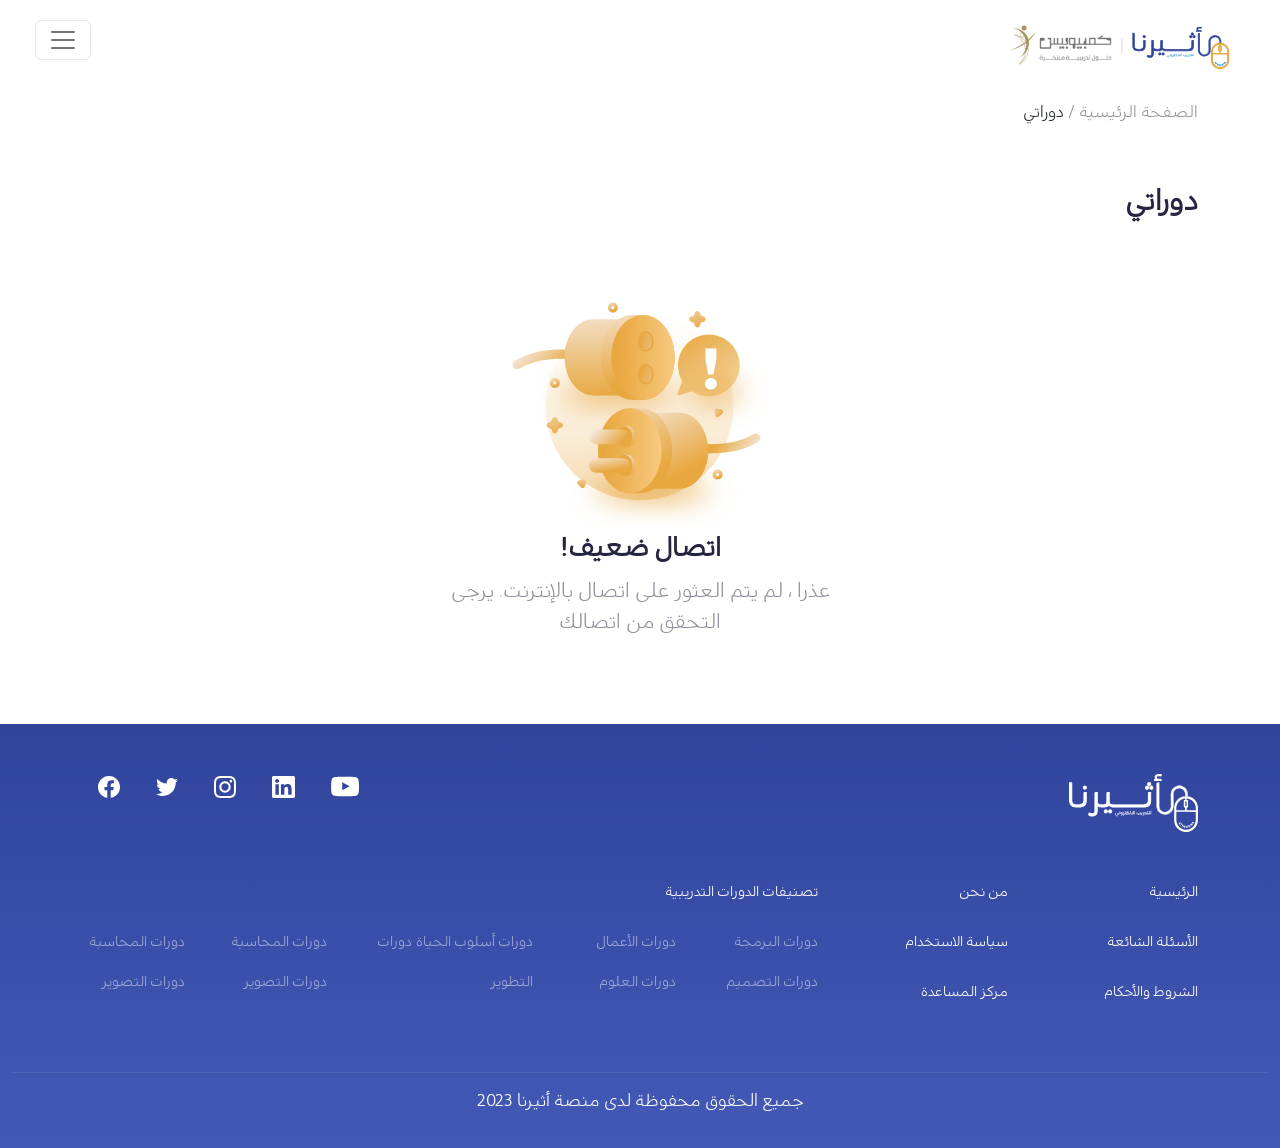
<file: دوراتي 2.html>
<!DOCTYPE html>
<html lang="en">

<head>
    <meta charset="UTF-8">
    <meta http-equiv="X-UA-Compatible" content="IE=edge">
    <meta name="viewport" content="width=device-width, initial-scale=1.0">
    <title>دوراتي</title>
    <link rel="stylesheet" href="css/all.min.css">
    <link rel="stylesheet" href="css/bootstrap.min.css">
    <link rel="stylesheet" href="https://unpkg.com/aos@next/dist/aos.css" />
    <link rel="stylesheet" href="css/owl.carousel.min.css">
    <link rel="stylesheet" href="css/owl.theme.default.css">
    <link rel="stylesheet" href="css/owl.carousel.min.css">
    <link rel="stylesheet" href="css/style.css">
</head>

<body>
    <heade>
        <nav class=" navbar navbar-expand-xl  justify-content-sm-start fixed-top"
    >
      <div class="container-fluid">
        <a class="navbar-brand order-1 order-lg-0 ml-lg-0 ml-2 mr-auto" href="#"
          ><img src="images/Group 469358.svg" alt=""></a
        >
        <button class="navbar-toggler align-self-start" type="button">
          <span class="navbar-toggler-icon"></span>
        </button>

        <div
          class="collapse navbar-collapse bg-white   p-3 p-lg-0 mt-5 mt-lg-0 d-flex flex-column flex-lg-row flex-xl-row justify-content-lg-start mobileMenu"
          id="navbarSupportedContent"
        >
        <ul class="navbar-nav align-self-stretch align-items-center">
            <li class="nav-item ">
                <a class="nav-link" href="index.html">الرئيسية </a>
            </li>
            <li class="nav-item ">
                <a class="nav-link" href="من أثيرنا.html">من أثيرنا </a>
            </li>
            <li class="nav-item dropdown">
                <a href="تصنيفات الدورات .html" class="nav-link dropdown-toggle border-0" data-bs-toggle="dropdown" href="#" role="button"
                    aria-expanded="true" id="user-menue">تصنيفات الدورات </a>
                <ul class="dropdown-menu" style="border-radius: 15px;width: 210px;" data-bs-popper="none">
                    <li><a class="dropdown-item" href="">
                            تصنيفات الدورات
                        </a>
                    </li>
                    <li><a class="dropdown-item" href="">
                            تصنيفات الدورات
                        </a>
                    </li>
                    <li><a class="dropdown-item" href="">
                            تصنيفات الدورات
                        </a>
                    </li>
                    <li><a class="dropdown-item" href="">
                            تصنيفات الدورات
                        </a>
                    </li>
        
                </ul>
            </li>
            <li class="nav-item ">
                <a class="nav-link" href="الدورات التدريبية.html">الدورات التدريبية </a>
            </li>
            <li class="search-field">
                <div
                    class="overflow-hidden -skew-x-[15deg] px-3 bg-white rounded-sm flex items-center focus-within:outline-4 focus-within:outline focus-within:outline-cyan-100 ">
                    <img src="images/search-normal.svg" alt="">
                    <input class="skew-x-[15deg] outline-none h-11 w-full pl-12 text-xl " type="search" name="search"
                        placeholder="ابحث" autocomplete="off">
                </div>
            </li>
            <li class=" nav-item marg active">
                <a href="دوراتي.html" class="nav-link">دوراتي</a>
            </li>
            <li class="nav-item mx-2 notice">
                <a href="السلة.html">
                    <img src="images/Cart.svg" alt="">
                    <span class="circle"></span>
                </a>
            </li>
            <li class="nav-item mx-2 notice">
                <a href="المفضلة.html">
                    <img src="images/heart.svg" alt="">
                    <span class="circle"></span>
                </a>
            </li>
            <li class="nav-item mx-2 notice">
                <a href="الإشعارات.html">
                    <img  src="images/notification.svg" alt="">
                    <span class="circle"></span>
                </a>
            </li>
            <li class="nav-item  d-flex justify-content-center align-items-center">
                <img class="image" src="images/Ellipse 594.svg" alt="">
                <div class="person">
                    <h6>عبد الرحمن الغافري</h6>
                    <p>حساب مستخدم</p>
                </div>
            </li>
            <li class="nav-item dropdown">
                <a class="nav-link dropdown-toggle border-0" data-bs-toggle="dropdown" href="#" role="button"
                    aria-expanded="true" id="user-menue">AR </a>
                <ul class="dropdown-menu" style="border-radius: 15px;width: 210px;" data-bs-popper="none">
                    <li><a class="dropdown-item" href="">
                            Arabic
                        </a>
                    </li>
                    <li><a class="dropdown-item" href="">
                            English
                        </a>
                    </li>
                    
        
                </ul>
            </li>
            <li class="nav-item dropdown">
                <a class="nav-link dropdown-toggle border-0" data-bs-toggle="dropdown" href="#" role="button"
                    aria-expanded="true" id="user-menue">تصنيفات </a>
                <ul class="dropdown-menu" style="border-radius: 15px;width: 210px;" data-bs-popper="none">
                    <li><a class="dropdown-item" href="">
                        البحرين
                        </a>
                    </li>
                    <li><a class="dropdown-item" href="">
                        البحرين
                        </a>
                    </li>
                    <li><a class="dropdown-item" href="">
                        البحرين 
                        </a>
                    </li>
                    <li><a class="dropdown-item" href="">
                        البحرين 
                        </a>
                    </li>
        
                </ul>
            </li>
        
        </ul>

        </div>
      </div>
    </nav>
    </heade>
    
    <main>
        <section>
            <div class="couldNotsec" style="margin-top: 100px;">
                <div class="container">
                    <div class="pathcourses">
                        <a href="">الصفحة الرئيسية / </a>
                        <a href="" class="activ">دوراتي </a>
                    </div>
    
    
                    <div class="row mt-4 pt-4">
                        <h5>دوراتي </h5>
                        <div class="col-12">
                            <div class="couldNot">
                                <img src="images/No Connection illustartion.svg" alt="">
                                <h6>اتصال ضعيف!</h6>
                                <p>عذرا ، لم يتم العثور على اتصال بالإنترنت. يرجى التحقق من اتصالك</p>
                            </div>
    
                        </div>
                    </div>
                </div>
            </div>
    
        </section>
    
    
    
    </main>
    
    <footer>
        <div class="container">
            <div class="footer_sec1">
                <div class="row">
                    <div class="col-md-6">
                        <a href="">
                            <img src="images/Layer_1.svg" alt="">
                        </a>
                    </div>
                    <div class="col-md-6 social">
                        <a href="">
                            <img src="images/you_tube.svg" alt="" class="mx-3">
                        </a>
                        <a href="">
                            <img src="images/LinkedIn.svg" alt="" class="mx-3">
                        </a>
                        <a href="">
                            <img src="images/Instagram.svg" alt="" class="mx-3">
                        </a>
                        <a href="">
                            <img src="images/Twitter.svg" alt="" class="mx-3">
                        </a>
                        <a href="">
                            <img src="images/Facebook.svg" alt="" class="mx-3">
                        </a>
                    </div>
                </div>
            </div>
    
            <div class="footer_sec2">
                <div class="row ">
                    <div class="col-lg-2 col-md-6 col-sm-6 pages">
                        <a href="">الرئيسية</a>
                        <a href="">الأسئلة الشائعة</a>
                        <a href="">الشروط والأحكام</a>
                    </div>
                    <div class="col-lg-2 col-md-6 col-sm-6  pages">
                        <a href="">من نحن</a>
                        <a href="">سياسة الاستخدام</a>
                        <a href="">مركز المساعدة</a>
                    </div>
                    <div class="col-lg-8 col-md-12 col-sm-6 pages">
                        <a href="">تصنيفات الدورات التدريبية</a>
                        <div class="row classification justify-content-between">
                            <div class="col-lg-2 col-md-6 pb-2">
                                <a href="">دورات البرمجة</a>
                                <a href="">دورات التصميم</a>
                            </div>
                            <div class="col-lg-2 col-md-6 pb-2">
                                <a href="">دورات الأعمال</a>
                                <a href="">دورات العلوم</a>
                            </div>
                            <div class="col-lg-3 col-md-6 pb-2">
                                <a href="">دورات أسلوب الحياة</a>
                                <a href="">دورات التطوير</a>
                            </div>
                            <div class="col-lg-2 col-md-6 pb-2">
                                <a href="">دورات المحاسبة</a>
                                <a href="">دورات التصوير</a>
                            </div>
                            <div class="col-lg-2 col-md-6 pb-2">
                                <a href="">دورات المحاسبة</a>
                                <a href="">دورات التصوير</a>
                            </div>
                        </div>
                    </div>
                </div>
            </div>
        </div>
        <div class="container-fluid">
            <div class="footer_sec3">
                <div class="row">
                    <div class="col-12">
                        <p class="pt-3">جميع الحقوق محفوظة لدى منصة أثيرنا 2023</p>
                    </div>
                </div>
            </div>
    
        </div>
    </footer>

    <script src="js/bootstrap.bundle.min.js"></script>
    <script src="https://unpkg.com/aos@next/dist/aos.js"></script>
    <script src="js/jquery-3.6.0.min.js"></script>
    <script src="js/owl.carousel.min.js"></script>
    <script src="js/script.js"></script>
</body>

</html>
</file>
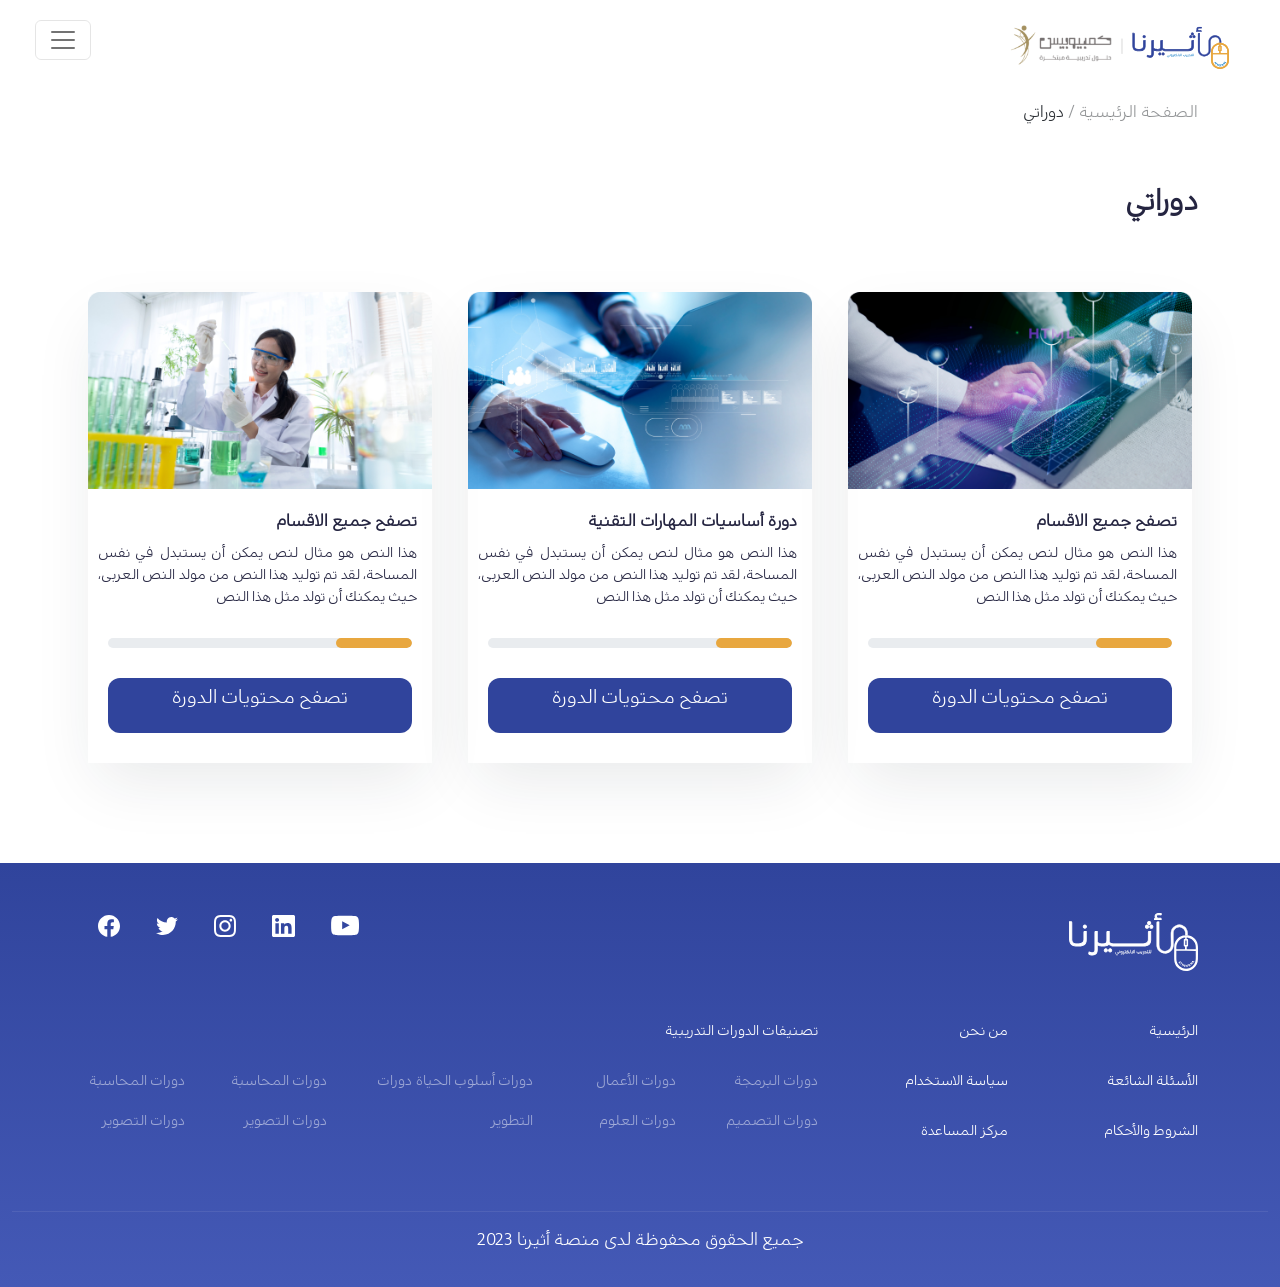
<file: دوراتي.html>
<!DOCTYPE html>
<html lang="en">

<head>
    <meta charset="UTF-8">
    <meta http-equiv="X-UA-Compatible" content="IE=edge">
    <meta name="viewport" content="width=device-width, initial-scale=1.0">
    <title>دوراتي</title>
    <link rel="stylesheet" href="css/all.min.css">
    <link rel="stylesheet" href="css/bootstrap.min.css">
    <link rel="stylesheet" href="https://unpkg.com/aos@next/dist/aos.css" />
    <link rel="stylesheet" href="css/owl.carousel.min.css">
    <link rel="stylesheet" href="css/owl.theme.default.css">
    <link rel="stylesheet" href="css/owl.carousel.min.css">
    <link rel="stylesheet" href="css/style.css">
</head>

<body>
    <heade>
        <nav class=" navbar navbar-expand-xl  justify-content-sm-start fixed-top"
    >
      <div class="container-fluid">
        <a class="navbar-brand order-1 order-lg-0 ml-lg-0 ml-2 mr-auto" href="#"
          ><img src="images/Group 469358.svg" alt=""></a
        >
        <button class="navbar-toggler align-self-start" type="button">
          <span class="navbar-toggler-icon"></span>
        </button>

        <div
          class="collapse navbar-collapse bg-white   p-3 p-lg-0 mt-5 mt-lg-0 d-flex flex-column flex-lg-row flex-xl-row justify-content-lg-start mobileMenu"
          id="navbarSupportedContent"
        >
        <ul class="navbar-nav align-self-stretch align-items-center">
            <li class="nav-item ">
                <a class="nav-link" href="index.html">الرئيسية </a>
            </li>
            <li class="nav-item ">
                <a class="nav-link" href="من أثيرنا.html">من أثيرنا </a>
            </li>
            <li class="nav-item dropdown">
                <a href="تصنيفات الدورات .html" class="nav-link dropdown-toggle border-0" data-bs-toggle="dropdown" href="#" role="button"
                    aria-expanded="true" id="user-menue">تصنيفات الدورات </a>
                <ul class="dropdown-menu" style="border-radius: 15px;width: 210px;" data-bs-popper="none">
                    <li><a class="dropdown-item" href="">
                            تصنيفات الدورات
                        </a>
                    </li>
                    <li><a class="dropdown-item" href="">
                            تصنيفات الدورات
                        </a>
                    </li>
                    <li><a class="dropdown-item" href="">
                            تصنيفات الدورات
                        </a>
                    </li>
                    <li><a class="dropdown-item" href="">
                            تصنيفات الدورات
                        </a>
                    </li>
        
                </ul>
            </li>
            <li class="nav-item ">
                <a class="nav-link" href="الدورات التدريبية.html">الدورات التدريبية </a>
            </li>
            <li class="search-field">
                <div
                    class="overflow-hidden -skew-x-[15deg] px-3 bg-white rounded-sm flex items-center focus-within:outline-4 focus-within:outline focus-within:outline-cyan-100 ">
                    <img src="images/search-normal.svg" alt="">
                    <input class="skew-x-[15deg] outline-none h-11 w-full pl-12 text-xl " type="search" name="search"
                        placeholder="ابحث" autocomplete="off">
                </div>
            </li>
            <li class=" nav-item marg active">
                <a href="دوراتي.html" class="nav-link">دوراتي</a>
            </li>
            <li class="nav-item mx-2 notice">
                <a href="السلة.html">
                    <img src="images/Cart.svg" alt="">
                    <span class="circle"></span>
                </a>
            </li>
            <li class="nav-item mx-2 notice">
                <a href="المفضلة.html">
                    <img src="images/heart.svg" alt="">
                    <span class="circle"></span>
                </a>
            </li>
            <li class="nav-item mx-2 notice">
                <a href="الإشعارات.html">
                    <img  src="images/notification.svg" alt="">
                    <span class="circle"></span>
                </a>
            </li>
            <li class="nav-item  d-flex justify-content-center align-items-center">
                <img class="image" src="images/Ellipse 594.svg" alt="">
                <div class="person">
                    <h6>عبد الرحمن الغافري</h6>
                    <p>حساب مستخدم</p>
                </div>
            </li>
            <li class="nav-item dropdown">
                <a class="nav-link dropdown-toggle border-0" data-bs-toggle="dropdown" href="#" role="button"
                    aria-expanded="true" id="user-menue">AR </a>
                <ul class="dropdown-menu" style="border-radius: 15px;width: 210px;" data-bs-popper="none">
                    <li><a class="dropdown-item" href="">
                            Arabic
                        </a>
                    </li>
                    <li><a class="dropdown-item" href="">
                            English
                        </a>
                    </li>
                    
        
                </ul>
            </li>
            <li class="nav-item dropdown">
                <a class="nav-link dropdown-toggle border-0" data-bs-toggle="dropdown" href="#" role="button"
                    aria-expanded="true" id="user-menue">تصنيفات </a>
                <ul class="dropdown-menu" style="border-radius: 15px;width: 210px;" data-bs-popper="none">
                    <li><a class="dropdown-item" href="">
                        البحرين
                        </a>
                    </li>
                    <li><a class="dropdown-item" href="">
                        البحرين
                        </a>
                    </li>
                    <li><a class="dropdown-item" href="">
                        البحرين 
                        </a>
                    </li>
                    <li><a class="dropdown-item" href="">
                        البحرين 
                        </a>
                    </li>
        
                </ul>
            </li>
        
        </ul>

        </div>
      </div>
    </nav>
    </heade>
    
    <main>
        <section>
            <div class="myCourses sec4 " style="margin-top: 100px;">
                <div class="container">
                    <div class="pathcourses">
                        <a href="">الصفحة الرئيسية / </a>
                        <a href="" class="activ">دوراتي </a>
                    </div>
    
                    <div class="row mt-4 pt-4">
                        <h5>دوراتي</h5>
                        <div class="col-lg-4">
                            <div class="modernbox">
                                <img src="images/Rectangle 19.png" alt="" class="w-100">
                                <h6>تصفح جميع الاقسام
                                </h6>
                                <p>هذا النص هو مثال لنص يمكن أن يستبدل في نفس المساحة، لقد تم توليد هذا النص من مولد النص
                                    العربى، حيث يمكنك أن تولد مثل هذا النص</p>
                                <div class="progress">
                                    <div class="progress-bar " role="progressbar" style="width: 25%" aria-valuenow="25"
                                        aria-valuemin="0" aria-valuemax="100"></div>
                                </div>
    
                                <div class="buttons">
                                    <a href="" class="but1 button"> تصفح محتويات الدورة</a>
                                </div>
                            </div>
                        </div>
                        <div class="col-lg-4">
                            <div class="modernbox">
                                <img src="images/Rectangle 18.png" alt="" class="w-100">
                                <h6>دورة أساسيات المهارات التقنية
                                </h6>
                                <p>هذا النص هو مثال لنص يمكن أن يستبدل في نفس المساحة، لقد تم توليد هذا النص من مولد النص
                                    العربى، حيث يمكنك أن تولد مثل هذا النص</p>
                                <div class="progress">
                                    <div class="progress-bar " role="progressbar" style="width: 25%" aria-valuenow="25"
                                        aria-valuemin="0" aria-valuemax="100"></div>
                                </div>
    
                                <div class="buttons">
                                    <a href="" class="but1 button"> تصفح محتويات الدورة</a>
                                </div>
                            </div>
                        </div>
                        <div class="col-lg-4">
                            <div class="modernbox">
                                <img src="images/Rectangle 17.png" alt="" class="w-100">
                                <h6>تصفح جميع الاقسام
                                </h6>
                                <p>هذا النص هو مثال لنص يمكن أن يستبدل في نفس المساحة، لقد تم توليد هذا النص من مولد النص
                                    العربى، حيث يمكنك أن تولد مثل هذا النص</p>
                                <div class="progress">
                                    <div class="progress-bar " role="progressbar" style="width: 25%" aria-valuenow="25"
                                        aria-valuemin="0" aria-valuemax="100"></div>
                                </div>
    
                                <div class="buttons">
                                    <a href="" class="but1 button"> تصفح محتويات الدورة</a>
                                </div>
                            </div>
                        </div>
                    </div>
                </div>
            </div>
    
        </section>
    
    
    
    </main>
    
    <footer>
        <div class="container">
            <div class="footer_sec1">
                <div class="row">
                    <div class="col-md-6">
                        <a href="">
                            <img src="images/Layer_1.svg" alt="">
                        </a>
                    </div>
                    <div class="col-md-6 social">
                        <a href="">
                            <img src="images/you_tube.svg" alt="" class="mx-3">
                        </a>
                        <a href="">
                            <img src="images/LinkedIn.svg" alt="" class="mx-3">
                        </a>
                        <a href="">
                            <img src="images/Instagram.svg" alt="" class="mx-3">
                        </a>
                        <a href="">
                            <img src="images/Twitter.svg" alt="" class="mx-3">
                        </a>
                        <a href="">
                            <img src="images/Facebook.svg" alt="" class="mx-3">
                        </a>
                    </div>
                </div>
            </div>
    
            <div class="footer_sec2">
                <div class="row ">
                    <div class="col-lg-2 col-md-6 col-sm-6 pages">
                        <a href="">الرئيسية</a>
                        <a href="">الأسئلة الشائعة</a>
                        <a href="">الشروط والأحكام</a>
                    </div>
                    <div class="col-lg-2 col-md-6 col-sm-6  pages">
                        <a href="">من نحن</a>
                        <a href="">سياسة الاستخدام</a>
                        <a href="">مركز المساعدة</a>
                    </div>
                    <div class="col-lg-8 col-md-12 col-sm-6 pages">
                        <a href="">تصنيفات الدورات التدريبية</a>
                        <div class="row classification justify-content-between">
                            <div class="col-lg-2 col-md-6 pb-2">
                                <a href="">دورات البرمجة</a>
                                <a href="">دورات التصميم</a>
                            </div>
                            <div class="col-lg-2 col-md-6 pb-2">
                                <a href="">دورات الأعمال</a>
                                <a href="">دورات العلوم</a>
                            </div>
                            <div class="col-lg-3 col-md-6 pb-2">
                                <a href="">دورات أسلوب الحياة</a>
                                <a href="">دورات التطوير</a>
                            </div>
                            <div class="col-lg-2 col-md-6 pb-2">
                                <a href="">دورات المحاسبة</a>
                                <a href="">دورات التصوير</a>
                            </div>
                            <div class="col-lg-2 col-md-6 pb-2">
                                <a href="">دورات المحاسبة</a>
                                <a href="">دورات التصوير</a>
                            </div>
                        </div>
                    </div>
                </div>
            </div>
        </div>
        <div class="container-fluid">
            <div class="footer_sec3">
                <div class="row">
                    <div class="col-12">
                        <p class="pt-3">جميع الحقوق محفوظة لدى منصة أثيرنا 2023</p>
                    </div>
                </div>
            </div>
    
        </div>
    </footer>

    <script src="js/bootstrap.bundle.min.js"></script>
    <script src="https://unpkg.com/aos@next/dist/aos.js"></script>
    <script src="js/jquery-3.6.0.min.js"></script>
    <script src="js/owl.carousel.min.js"></script>
    <script src="js/script.js"></script>
</body>

</html>
</file>
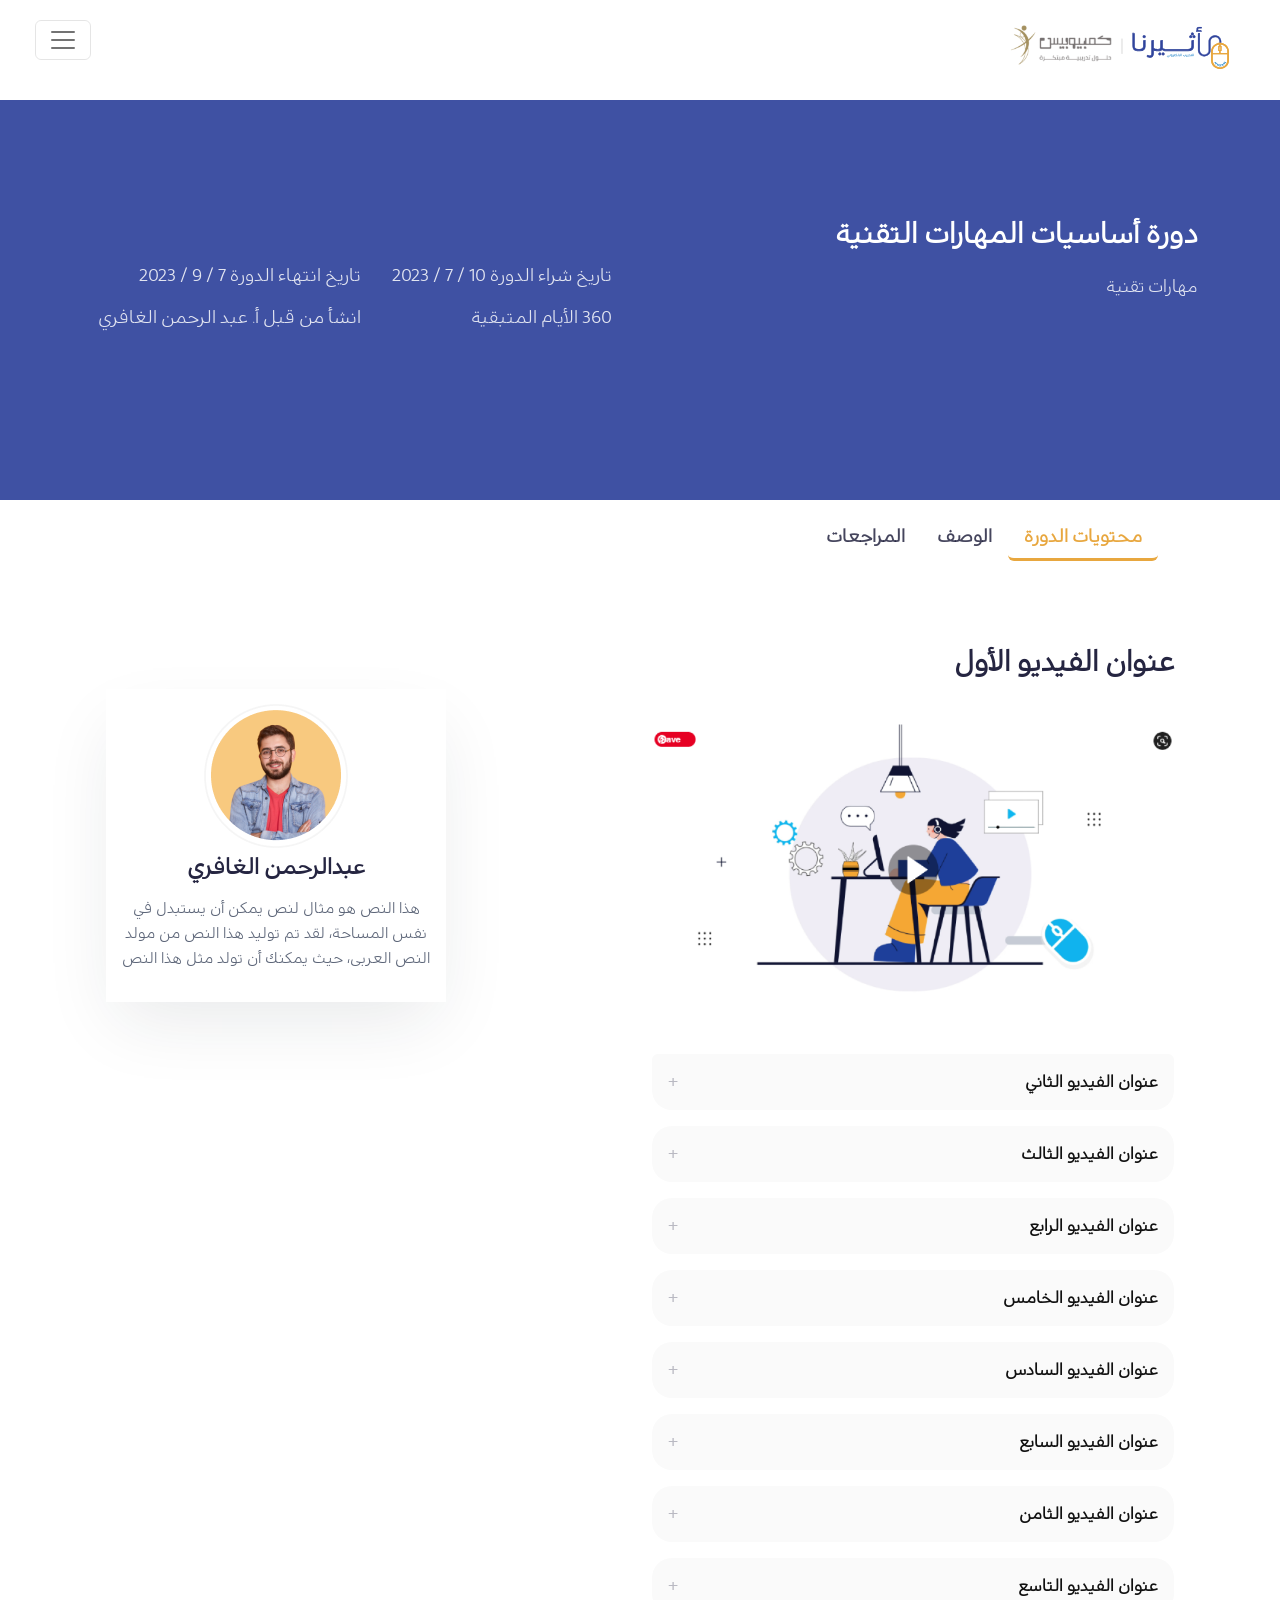
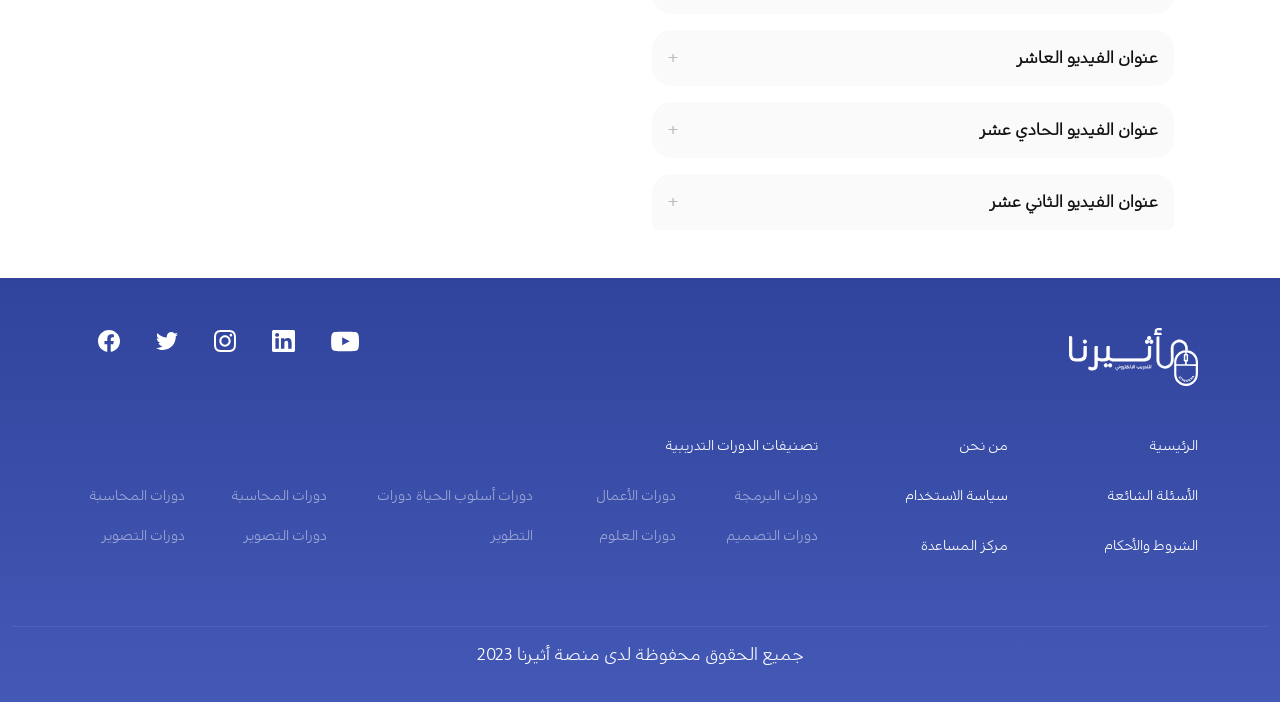
<file: دورة أساسيات المهارات التقنية.html>
<!DOCTYPE html>
<html lang="en">

<head>
    <meta charset="UTF-8">
    <meta http-equiv="X-UA-Compatible" content="IE=edge">
    <meta name="viewport" content="width=device-width, initial-scale=1.0">
    <title>تفاصيل الدورة</title>
    <link rel="stylesheet" href="css/all.min.css">
    <link rel="stylesheet" href="css/bootstrap.min.css">
    <link rel="stylesheet" href="https://unpkg.com/aos@next/dist/aos.css" />
    <link rel="stylesheet" href="css/owl.carousel.min.css">
    <link rel="stylesheet" href="css/owl.theme.default.css">
    <link rel="stylesheet" href="css/owl.carousel.min.css">
    <link rel="stylesheet" href="css/style.css">
</head>

<body>
    <heade>
        <nav class=" navbar navbar-expand-xl  justify-content-sm-start fixed-top"
    >
      <div class="container-fluid">
        <a class="navbar-brand order-1 order-lg-0 ml-lg-0 ml-2 mr-auto" href="#"
          ><img src="images/Group 469358.svg" alt=""></a
        >
        <button class="navbar-toggler align-self-start" type="button">
          <span class="navbar-toggler-icon"></span>
        </button>

        <div
          class="collapse navbar-collapse bg-white   p-3 p-lg-0 mt-5 mt-lg-0 d-flex flex-column flex-lg-row flex-xl-row justify-content-lg-start mobileMenu"
          id="navbarSupportedContent"
        >
        <ul class="navbar-nav align-self-stretch align-items-center">
            <li class="nav-item ">
                <a class="nav-link" href="index.html">الرئيسية </a>
            </li>
            <li class="nav-item ">
                <a class="nav-link" href="من أثيرنا.html">من أثيرنا </a>
            </li>
            <li class="nav-item dropdown">
                <a href="تصنيفات الدورات .html" class="nav-link dropdown-toggle border-0" data-bs-toggle="dropdown" href="#" role="button"
                    aria-expanded="true" id="user-menue">تصنيفات الدورات </a>
                <ul class="dropdown-menu" style="border-radius: 15px;width: 210px;" data-bs-popper="none">
                    <li><a class="dropdown-item" href="">
                            تصنيفات الدورات
                        </a>
                    </li>
                    <li><a class="dropdown-item" href="">
                            تصنيفات الدورات
                        </a>
                    </li>
                    <li><a class="dropdown-item" href="">
                            تصنيفات الدورات
                        </a>
                    </li>
                    <li><a class="dropdown-item" href="">
                            تصنيفات الدورات
                        </a>
                    </li>
        
                </ul>
            </li>
            <li class="nav-item ">
                <a class="nav-link" href="الدورات التدريبية.html">الدورات التدريبية </a>
            </li>
            <li class="search-field">
                <div
                    class="overflow-hidden -skew-x-[15deg] px-3 bg-white rounded-sm flex items-center focus-within:outline-4 focus-within:outline focus-within:outline-cyan-100 ">
                    <img src="images/search-normal.svg" alt="">
                    <input class="skew-x-[15deg] outline-none h-11 w-full pl-12 text-xl " type="search" name="search"
                        placeholder="ابحث" autocomplete="off">
                </div>
            </li>
            <li class=" nav-item marg">
                <a href="دوراتي.html" class="nav-link">دوراتي</a>
            </li>
            <li class="nav-item mx-2 notice">
                <a href="السلة.html">
                    <img src="images/Cart.svg" alt="">
                    <span class="circle"></span>
                </a>
            </li>
            <li class="nav-item mx-2 notice">
                <a href="المفضلة.html">
                    <img src="images/heart.svg" alt="">
                    <span class="circle"></span>
                </a>
            </li>
            <li class="nav-item mx-2 notice">
                <a href="الإشعارات.html">
                    <img  src="images/notification.svg" alt="">
                    <span class="circle"></span>
                </a>
            </li>
            <li class="nav-item  d-flex justify-content-center align-items-center">
                <img class="image" src="images/Ellipse 594.svg" alt="">
                <div class="person">
                    <h6>عبد الرحمن الغافري</h6>
                    <p>حساب مستخدم</p>
                </div>
            </li>
            <li class="nav-item dropdown">
                <a class="nav-link dropdown-toggle border-0" data-bs-toggle="dropdown" href="#" role="button"
                    aria-expanded="true" id="user-menue">AR </a>
                <ul class="dropdown-menu" style="border-radius: 15px;width: 210px;" data-bs-popper="none">
                    <li><a class="dropdown-item" href="">
                            Arabic
                        </a>
                    </li>
                    <li><a class="dropdown-item" href="">
                            English
                        </a>
                    </li>
                    
        
                </ul>
            </li>
            <li class="nav-item dropdown">
                <a class="nav-link dropdown-toggle border-0" data-bs-toggle="dropdown" href="#" role="button"
                    aria-expanded="true" id="user-menue">تصنيفات </a>
                <ul class="dropdown-menu" style="border-radius: 15px;width: 210px;" data-bs-popper="none">
                    <li><a class="dropdown-item" href="">
                        البحرين
                        </a>
                    </li>
                    <li><a class="dropdown-item" href="">
                        البحرين
                        </a>
                    </li>
                    <li><a class="dropdown-item" href="">
                        البحرين 
                        </a>
                    </li>
                    <li><a class="dropdown-item" href="">
                        البحرين 
                        </a>
                    </li>
        
                </ul>
            </li>
        
        </ul>

        </div>
      </div>
    </nav>
    </heade>
    
    <main>
        <section>
            <div class="CourseDetails1" style="margin-top: 100px;">
                <div class="container">
                    <div class="row d-flex ">
                        <div class="col-lg-6 ">
                            <div class="oneRight">
                                <h5>دورة أساسيات المهارات التقنية</h5>
                                <p>مهارات تقنية</p>
                            </div>
                        </div>
                        <div class="col-lg-6">
                            <div class="oneLeft mt-5 ">
                                <div class="oneLeftsec">
                                    <div>
                                        <p>تاريخ شراء الدورة 10 / 7 / 2023</p>
                                        <p>360 الأيام المتبقية</p>
                                    </div>
                                    <div>
                                        <p>تاريخ انتهاء الدورة 7 / 9 / 2023</p>
                                        <p>انشأ من قبل أ. عبد الرحمن الغافري</p>
                                    </div>
                                </div>
                            </div>
                        </div>
                    </div>
                </div>
            </div>
        </section>
    
    
    
        <section class="CourseContents">
            <div class=" container ">
                <div class="row justify-content-center align-items-center">
                    <div class="col-12 tabs-warper ">
                        <ul class="nav_position  nav nav-pills mb-3 tabs line   text-center" style="" id="pills-tab"
                            role="tablist">
                            <li class="nav-item  mt-3" role="presentation">
                                <button class="nav-link active" id="pills-content-tab" data-bs-toggle="pill"
                                    data-bs-target="#pills-content" type="button" role="tab" aria-controls="pills-content"
                                    aria-selected="true">محتويات الدورة
                                </button>
                            </li>
                            <li class="nav-item  mt-3" role="presentation">
                                <button class="nav-link" id="pills-costs-tab" data-bs-toggle="pill"
                                    data-bs-target="#pills-costs" type="button" role="tab" aria-controls="pills-costs"
                                    aria-selected="false" tabindex="-1">الوصف
                                </button>
                            </li>
                            <li class="nav-item  mt-3" role="presentation">
                                <button class="nav-link" id="pills-about-tab" data-bs-toggle="pill"
                                    data-bs-target="#pills-about" type="button" role="tab" aria-controls="pills-about"
                                    aria-selected="false" tabindex="-1">المراجعات
                                </button>
                            </li>
    
                        </ul>
                    </div>
    
                </div>
                <div class="row justify-content-center align-items-center">
                    <div class="col-lg-12 tabs-warper mt-3">
                        <div class="container-fluid">
                            <div class="tab-content " id="pills-tabContent">
                                <div class="tab-pane fade active show" id="pills-content" role="tabpanel"
                                    aria-labelledby="pills-content-tab">
                                    <div class=" CourseDetails2 container">
                                        <div class="row d-flex justify-content-between">
                                            <div class="col-lg-6 col-12">
                                                <div class="titel">
                                                    <h6>عنوان الفيديو الأول</h6>
                                                    <a href="">
                                                        <img src="images/Rectangle 3017.png" alt="" class="w-100">
                                                    </a>
                                                </div>
                                                <div class="accordion mb-5">
                                                    <div class="accordion-item">
                                                        <div class="accordion-item-header">
                                                            عنوان الفيديو الثاني
                                                        </div>
                                                        <div class="accordion-item-body">
                                                            <div class="accordion-item-body-content">
                                                                <a href="" class="TitleVideo">
                                                                    <img src="images/video-circle.svg" alt="">
                                                                    <span>عنوان الفيديو الثاني</span>
                                                                </a>
                                                                <div class="VideoAttachm">
                                                                    <div class="VideoAttachmsec">
                                                                        <img src="images/tick-circle.svg" alt="">
                                                                        <span>متاح</span>
                                                                    </div>
                                                                    <div class="VideoAttachmsec">
                                                                        <img src="images/folder-open.svg" alt="">
                                                                        <span>المرفقات</span>
                                                                    </div>
                                                                    <div class="VideoAttachmsec">
                                                                        <img src="images/info-circle.svg" alt="">
                                                                        <span>أسئلة</span>
                                                                    </div>
                                                                </div>
    
                                                            </div>
                                                        </div>
                                                    </div>
                                                    <div class="accordion-item">
                                                        <div class="accordion-item-header">
                                                            عنوان الفيديو الثالث
                                                        </div>
                                                        <div class="accordion-item-body">
                                                            <div class="accordion-item-body-content">
                                                                <a href="" class="TitleVideo">
                                                                    <img src="images/video-circle.svg" alt="">
                                                                    <span>عنوان الفيديو الثالث</span>
                                                                </a>
                                                                <div class="VideoAttachm">
                                                                    <div class="VideoAttachmsec">
                                                                        <img src="images/tick-circle.svg" alt="">
                                                                        <span>متاح</span>
                                                                    </div>
                                                                    <div class="VideoAttachmsec">
                                                                        <img src="images/folder-open.svg" alt="">
                                                                        <span>المرفقات</span>
                                                                    </div>
                                                                    <div class="VideoAttachmsec">
                                                                        <img src="images/info-circle.svg" alt="">
                                                                        <span>أسئلة</span>
                                                                    </div>
                                                                </div>
    
                                                            </div>
                                                        </div>
                                                    </div>
                                                    <div class="accordion-item">
                                                        <div class="accordion-item-header">
                                                            عنوان الفيديو الرابع
                                                        </div>
                                                        <div class="accordion-item-body">
                                                            <div class="accordion-item-body-content">
                                                                <a href="" class="TitleVideo">
                                                                    <img src="images/video-circle.svg" alt="">
                                                                    <span>عنوان الفيديو الرابع</span>
                                                                </a>
                                                                <div class="VideoAttachm">
                                                                    <div class="VideoAttachmsec">
                                                                        <img src="images/tick-circle.svg" alt="">
                                                                        <span>متاح</span>
                                                                    </div>
                                                                    <div class="VideoAttachmsec">
                                                                        <img src="images/folder-open.svg" alt="">
                                                                        <span>المرفقات</span>
                                                                    </div>
                                                                    <div class="VideoAttachmsec">
                                                                        <img src="images/info-circle.svg" alt="">
                                                                        <span>أسئلة</span>
                                                                    </div>
                                                                </div>
    
                                                            </div>
                                                        </div>
                                                    </div>
                                                    <div class="accordion-item">
                                                        <div class="accordion-item-header">
                                                            عنوان الفيديو الخامس
                                                        </div>
                                                        <div class="accordion-item-body">
                                                            <div class="accordion-item-body-content">
                                                                <a href="" class="TitleVideo">
                                                                    <img src="images/video-circle.svg" alt="">
                                                                    <span>عنوان الفيديو الخامس</span>
                                                                </a>
                                                                <div class="VideoAttachm">
                                                                    <div class="VideoAttachmsec">
                                                                        <img src="images/tick-circle.svg" alt="">
                                                                        <span>متاح</span>
                                                                    </div>
                                                                    <div class="VideoAttachmsec">
                                                                        <img src="images/folder-open.svg" alt="">
                                                                        <span>المرفقات</span>
                                                                    </div>
                                                                    <div class="VideoAttachmsec">
                                                                        <img src="images/info-circle.svg" alt="">
                                                                        <span>أسئلة</span>
                                                                    </div>
                                                                </div>
    
                                                            </div>
                                                        </div>
                                                    </div>
                                                    <div class="accordion-item">
                                                        <div class="accordion-item-header">
                                                            عنوان الفيديو السادس
                                                        </div>
                                                        <div class="accordion-item-body">
                                                            <div class="accordion-item-body-content">
                                                                <a href="" class="TitleVideo">
                                                                    <img src="images/video-circle.svg" alt="">
                                                                    <span>عنوان الفيديو السادس</span>
                                                                </a>
                                                                <div class="VideoAttachm">
                                                                    <div class="VideoAttachmsec">
                                                                        <img src="images/tick-circle.svg" alt="">
                                                                        <span>متاح</span>
                                                                    </div>
                                                                    <div class="VideoAttachmsec">
                                                                        <img src="images/folder-open.svg" alt="">
                                                                        <span>المرفقات</span>
                                                                    </div>
                                                                    <div class="VideoAttachmsec">
                                                                        <img src="images/info-circle.svg" alt="">
                                                                        <span>أسئلة</span>
                                                                    </div>
                                                                </div>
    
                                                            </div>
                                                        </div>
                                                    </div>
                                                    <div class="accordion-item">
                                                        <div class="accordion-item-header">
                                                            عنوان الفيديو السابع
                                                        </div>
                                                        <div class="accordion-item-body">
                                                            <div class="accordion-item-body-content">
                                                                <a href="" class="TitleVideo">
                                                                    <img src="images/video-circle.svg" alt="">
                                                                    <span>عنوان الفيديو السابع</span>
                                                                </a>
                                                                <div class="VideoAttachm">
                                                                    <div class="VideoAttachmsec">
                                                                        <img src="images/tick-circle.svg" alt="">
                                                                        <span>متاح</span>
                                                                    </div>
                                                                    <div class="VideoAttachmsec">
                                                                        <img src="images/folder-open.svg" alt="">
                                                                        <span>المرفقات</span>
                                                                    </div>
                                                                    <div class="VideoAttachmsec">
                                                                        <img src="images/info-circle.svg" alt="">
                                                                        <span>أسئلة</span>
                                                                    </div>
                                                                </div>
    
                                                            </div>
                                                        </div>
                                                    </div>
                                                    <div class="accordion-item">
                                                        <div class="accordion-item-header">
                                                            عنوان الفيديو الثامن
                                                        </div>
                                                        <div class="accordion-item-body">
                                                            <div class="accordion-item-body-content">
                                                                <a href="" class="TitleVideo">
                                                                    <img src="images/video-circle.svg" alt="">
                                                                    <span>عنوان الفيديو الثامن</span>
                                                                </a>
                                                                <div class="VideoAttachm">
                                                                    <div class="VideoAttachmsec">
                                                                        <img src="images/tick-circle.svg" alt="">
                                                                        <span>متاح</span>
                                                                    </div>
                                                                    <div class="VideoAttachmsec">
                                                                        <img src="images/folder-open.svg" alt="">
                                                                        <span>المرفقات</span>
                                                                    </div>
                                                                    <div class="VideoAttachmsec">
                                                                        <img src="images/info-circle.svg" alt="">
                                                                        <span>أسئلة</span>
                                                                    </div>
                                                                </div>
    
                                                            </div>
                                                        </div>
                                                    </div>
                                                    <div class="accordion-item">
                                                        <div class="accordion-item-header">
                                                            عنوان الفيديو التاسع
                                                        </div>
                                                        <div class="accordion-item-body">
                                                            <div class="accordion-item-body-content">
                                                                <a href="" class="TitleVideo">
                                                                    <img src="images/video-circle.svg" alt="">
                                                                    <span>عنوان الفيديو التاسع</span>
                                                                </a>
                                                                <div class="VideoAttachm">
                                                                    <div class="VideoAttachmsec">
                                                                        <img src="images/tick-circle.svg" alt="">
                                                                        <span>متاح</span>
                                                                    </div>
                                                                    <div class="VideoAttachmsec">
                                                                        <img src="images/folder-open.svg" alt="">
                                                                        <span>المرفقات</span>
                                                                    </div>
                                                                    <div class="VideoAttachmsec">
                                                                        <img src="images/info-circle.svg" alt="">
                                                                        <span>أسئلة</span>
                                                                    </div>
                                                                </div>
    
                                                            </div>
                                                        </div>
                                                    </div>
                                                    <div class="accordion-item">
                                                        <div class="accordion-item-header">
                                                            عنوان الفيديو العاشر
                                                        </div>
                                                        <div class="accordion-item-body">
                                                            <div class="accordion-item-body-content">
                                                                <a href="" class="TitleVideo">
                                                                    <img src="images/video-circle.svg" alt="">
                                                                    <span>عنوان الفيديو العاشر</span>
                                                                </a>
                                                                <div class="VideoAttachm">
                                                                    <div class="VideoAttachmsec">
                                                                        <img src="images/tick-circle.svg" alt="">
                                                                        <span>متاح</span>
                                                                    </div>
                                                                    <div class="VideoAttachmsec">
                                                                        <img src="images/folder-open.svg" alt="">
                                                                        <span>المرفقات</span>
                                                                    </div>
                                                                    <div class="VideoAttachmsec">
                                                                        <img src="images/info-circle.svg" alt="">
                                                                        <span>أسئلة</span>
                                                                    </div>
                                                                </div>
    
                                                            </div>
                                                        </div>
                                                    </div>
                                                    <div class="accordion-item">
                                                        <div class="accordion-item-header">
                                                            عنوان الفيديو الحادي عشر
                                                        </div>
                                                        <div class="accordion-item-body">
                                                            <div class="accordion-item-body-content">
                                                                <a href="" class="TitleVideo">
                                                                    <img src="images/video-circle.svg" alt="">
                                                                    <span>عنوان الفيديو الحادي عشر</span>
                                                                </a>
                                                                <div class="VideoAttachm">
                                                                    <div class="VideoAttachmsec">
                                                                        <img src="images/tick-circle.svg" alt="">
                                                                        <span>متاح</span>
                                                                    </div>
                                                                    <div class="VideoAttachmsec">
                                                                        <img src="images/folder-open.svg" alt="">
                                                                        <span>المرفقات</span>
                                                                    </div>
                                                                    <div class="VideoAttachmsec">
                                                                        <img src="images/info-circle.svg" alt="">
                                                                        <span>أسئلة</span>
                                                                    </div>
                                                                </div>
    
                                                            </div>
                                                        </div>
                                                    </div>
                                                    <div class="accordion-item">
                                                        <div class="accordion-item-header">
                                                            عنوان الفيديو الثاني عشر
                                                        </div>
                                                        <div class="accordion-item-body">
                                                            <div class="accordion-item-body-content">
                                                                <a href="" class="TitleVideo">
                                                                    <img src="images/video-circle.svg" alt="">
                                                                    <span>عنوان الفيديو الثاني عشر</span>
                                                                </a>
                                                                <div class="VideoAttachm">
                                                                    <div class="VideoAttachmsec">
                                                                        <img src="images/tick-circle.svg" alt="">
                                                                        <span>متاح</span>
                                                                    </div>
                                                                    <div class="VideoAttachmsec">
                                                                        <img src="images/folder-open.svg" alt="">
                                                                        <span>المرفقات</span>
                                                                    </div>
                                                                    <div class="VideoAttachmsec">
                                                                        <img src="images/info-circle.svg" alt="">
                                                                        <span>أسئلة</span>
                                                                    </div>
                                                                </div>
    
                                                            </div>
                                                        </div>
                                                    </div>
    
                                                </div>
    
                                            </div>
                                            <div class="col-lg-4 col-12">
                                                <div class="coaches mt-5 pt-5">
                                                    <div class="coach">
                                                        <img src="images/Group 245.png" alt="">
                                                        <h5>عبدالرحمن الغافري</h5>
                                                        <p>هذا النص هو مثال لنص يمكن أن يستبدل في نفس المساحة، لقد تم توليد
                                                            هذا النص من مولد النص العربى، حيث يمكنك أن تولد مثل هذا النص</p>
                                                    </div>
                                                </div>
    
                                            </div>
                                        </div>
                                    </div>
                                </div>
                                <div class="tab-pane fade" id="pills-costs" role="tabpanel"
                                    aria-labelledby="pills-costs-tab">
                                    <div class="secdescript1">
                                        <h5>الوصف</h5>
                                        <p>هذا النص هو مثال لنص يمكن أن يستبدل في نفس المساحة، لقد تم توليد هذا النص من مولد
                                            النص العربى، حيث يمكنك أن تولد مثل هذا النص أو العديد من النصوص الأخرى إضافة إلى
                                            زيادة عدد الحروف التى يولدها التطبيق.إذا كنت تحتاج إلى عدد أكبر من الفقرات يتيح
                                            لك مولد النص العربى زيادة عدد الفقرات كما تريد، النص لن يبدو مقسما ولا يحوي
                                            أخطاء لغوية، مولد النص العربى مفيد لمصممي المواقع على وجه الخصوص، حيث يحتاج
                                            العميل فى كثير من الأحيان أن يطلع على صورة حقيقية لتصميم الموقع.ومن هنا وجب على
                                            المصمم أن يضع نصوصا مؤقتة على التصميم ليظهر للعميل الشكل كاملاً،دور مولد النص
                                            العربى أن يوفر على المصمم عناء البحث عن نص بديل لا علاقة له بالموضوع الذى يتحدث
                                            عنه التصميم فيظهر بشكل لا يليق.هذا النص يمكن أن يتم تركيبه على أي تصميم دون
                                            مشكلة فلن يبدو وكأنه نص منسوخ، غير منظم، غير منسق، أو حتى غير مفهوم. لأنه مازال
                                            نصاً بديلاً ومؤقتاً.</p>
                                        <p>هذا النص هو مثال لنص يمكن أن يستبدل في نفس المساحة، لقد تم توليد هذا النص من مولد
                                            النص العربى، حيث يمكنك أن تولد مثل هذا النص أو العديد من النصوص الأخرى إضافة إلى
                                            زيادة عدد الحروف التى يولدها التطبيق.إذا كنت تحتاج إلى عدد أكبر من الفقرات يتيح
                                            لك مولد النص العربى زيادة عدد الفقرات كما تريد، النص لن يبدو مقسما ولا يحوي
                                            أخطاء لغوية، مولد النص العربى مفيد لمصممي المواقع على وجه الخصوص، حيث يحتاج
                                            العميل فى كثير من الأحيان أن يطلع على صورة حقيقية لتصميم الموقع.ومن هنا وجب على
                                            المصمم أن يضع نصوصا مؤقتة على التصميم ليظهر للعميل الشكل كاملاً،دور مولد النص
                                            العربى</p>
                                    </div>
                                    <div class="secdescript2">
                                        <div class="whatLearn">
                                            <h5>ماذا ستتعلم</h5>
                                            <div class="whatLearnsec">
                                                <i class="fa-solid fa-arrow-left"></i>
                                                <p>هذا النص هو مثال لنص يمكن أن يستبدل</p>
                                            </div>
                                            <div class="whatLearnsec">
                                                <i class="fa-solid fa-arrow-left"></i>
                                                <p>هذا النص هو مثال لنص يمكن أن يستبدل</p>
                                            </div>
                                            <div class="whatLearnsec">
                                                <i class="fa-solid fa-arrow-left"></i>
                                                <p>هذا النص هو مثال لنص يمكن أن يستبدل</p>
                                            </div>
                                            <div class="whatLearnsec">
                                                <i class="fa-solid fa-arrow-left"></i>
                                                <p>هذا النص هو مثال لنص يمكن أن يستبدل</p>
                                            </div>
                                            <div class="whatLearnsec">
                                                <i class="fa-solid fa-arrow-left"></i>
                                                <p>هذا النص هو مثال لنص يمكن أن يستبدل</p>
                                            </div>
                                            <div class="whatLearnsec">
                                                <i class="fa-solid fa-arrow-left"></i>
                                                <p>هذا النص هو مثال لنص يمكن أن يستبدل</p>
                                            </div>
                                            <div class="whatLearnsec">
                                                <i class="fa-solid fa-arrow-left"></i>
                                                <p>هذا النص هو مثال لنص يمكن أن يستبدل</p>
                                            </div>
                                            <div class="whatLearnsec">
                                                <i class="fa-solid fa-arrow-left"></i>
                                                <p>هذا النص هو مثال لنص يمكن أن يستبدل</p>
                                            </div>
                                            <div class="whatLearnsec">
                                                <i class="fa-solid fa-arrow-left"></i>
                                                <p>هذا النص هو مثال لنص يمكن أن يستبدل</p>
                                            </div>
    
                                        </div>
                                    </div>
                                </div>
                                <div class="tab-pane fade" id="pills-about" role="tabpanel"
                                    aria-labelledby="pills-about-tab">
                                    <div class="reviewsec1">
                                        <div class="feedback-block p-5">
                                            <div class="topFeedback  ">
                                                <h6>ملاحظات الطلاب</h6>
                                                <p>5.0</p>
                                            </div>
                                            <div class="pt-5 row">
                                                <div
                                                    class="col-md-3 col-12 d-flex flex-column  align-items-center mt-4 pt-4">
                                                    <span>100%</span>
                                                    <div class="stars m-0 mb-3">
                                                        <i class="fa-solid fa-star staractiv"></i>
                                                        <i class="fa-solid fa-star staractiv"></i>
                                                        <i class="fa-solid fa-star staractiv"></i>
                                                        <i class="fa-solid fa-star staractiv"></i>
                                                        <i class="fa-solid fa-star staractiv"></i>
                                                    </div>
    
                                                </div>
                                                <div class="col-md-8 col-12 mb-5  mx-2">
                                                    <div class="d-flex justify-content-center w-100">
                                                        <div class="progress mt-2 " style="width: 75%;">
                                                            <div class="progress-bar " role="progressbar" aria-valuenow="0"
                                                                aria-valuemin="0" aria-valuemax="100" style="width: 0%;">
                                                            </div>
                                                        </div>
                                                        <div class="stars m-0 mx-1 ">
                                                            <i class="fa-solid fa-star staractiv"></i>
                                                            <i class="fa-solid fa-star staractiv"></i>
                                                            <i class="fa-solid fa-star staractiv"></i>
                                                            <i class="fa-solid fa-star staractiv"></i>
                                                            <i class="fa-solid fa-star staractiv"></i>
    
                                                        </div>
                                                        <span class="px-1">%100</span>
    
                                                    </div>
                                                    <div class="d-flex justify-content-center w-100">
                                                        <div class="progress mt-2 " style="width: 75%;">
                                                            <div class="progress-bar " role="progressbar" aria-valuenow="0"
                                                                aria-valuemin="0" aria-valuemax="100" style="width: 0%;">
                                                            </div>
                                                        </div>
                                                        <div class="stars m-0 mx-1 ">
                                                            <i class="fa-solid fa-star"></i>
                                                            <i class="fa-solid fa-star staractiv"></i>
                                                            <i class="fa-solid fa-star staractiv"></i>
                                                            <i class="fa-solid fa-star staractiv"></i>
                                                            <i class="fa-solid fa-star staractiv"></i>
    
    
                                                        </div>
                                                        <span class="px-1">%80</span>
    
                                                    </div>
                                                    <div class="d-flex justify-content-center w-100">
                                                        <div class="progress mt-2 " style="width: 75%;">
                                                            <div class="progress-bar " role="progressbar" aria-valuenow="0"
                                                                aria-valuemin="0" aria-valuemax="100" style="width: 0%;">
                                                            </div>
                                                        </div>
                                                        <div class="stars m-0 mx-1 ">
                                                            <i class="fa-solid fa-star"></i>
                                                            <i class="fa-solid fa-star"></i>
                                                            <i class="fa-solid fa-star staractiv"></i>
                                                            <i class="fa-solid fa-star staractiv"></i>
                                                            <i class="fa-solid fa-star staractiv"></i>
    
    
                                                        </div>
                                                        <span class="px-1">%60</span>
    
                                                    </div>
                                                    <div class="d-flex justify-content-center w-100">
                                                        <div class="progress mt-2 " style="width: 75%;">
                                                            <div class="progress-bar " role="progressbar" aria-valuenow="0"
                                                                aria-valuemin="0" aria-valuemax="100" style="width: 0%;">
                                                            </div>
                                                        </div>
                                                        <div class="stars m-0 mx-1 ">
                                                            <i class="fa-solid fa-star"></i>
                                                            <i class="fa-solid fa-star"></i>
                                                            <i class="fa-solid fa-star"></i>
                                                            <i class="fa-solid fa-star staractiv"></i>
                                                            <i class="fa-solid fa-star staractiv"></i>
    
    
                                                        </div>
                                                        <span class="px-1">%40</span>
    
                                                    </div>
                                                    <div class="d-flex justify-content-center w-100">
                                                        <div class="progress mt-2 " style="width: 75%;">
                                                            <div class="progress-bar " role="progressbar" aria-valuenow="0"
                                                                aria-valuemin="0" aria-valuemax="100" style="width: 0%;">
                                                            </div>
                                                        </div>
                                                        <div class="stars m-0 mx-1 ">
                                                            <i class="fa-solid fa-star"></i>
                                                            <i class="fa-solid fa-star"></i>
                                                            <i class="fa-solid fa-star"></i>
                                                            <i class="fa-solid fa-star"></i>
                                                            <i class="fa-solid fa-star staractiv"></i>
    
    
                                                        </div>
                                                        <span class="px-1">%20</span>
    
                                                    </div>
                                                </div>
                                            </div>
                                        </div>
                                    </div>
    
                                    <div class="reviewsec2">
                                        <h5>المراجعات</h5>
                                        <div class="reviewperson">
                                            <h6>عبدالرحمن*********</h6>
                                            <div class="stars">
                                                <i class="fa-solid fa-star staractiv"></i>
                                                <i class="fa-solid fa-star staractiv"></i>
                                                <i class="fa-solid fa-star staractiv"></i>
                                                <i class="fa-solid fa-star staractiv"></i>
                                                <i class="fa-solid fa-star staractiv"></i>
                                                <p>%100</p>
                                            </div>
                                            <p>هذا النص هو مثال لنص يمكن أن يستبدل في نفس المساحة، لقد تم توليد هذا النص من
                                                مولد النص العربى، حيث يمكنك
                                                أن تولد مثل هذا النص هذا النص هو مثال لنص يمكن أن يستبدل في نفس المساحة، لقد
                                                تم توليد هذا النص من مولد
                                                النص العربى، حيث يمكنك أن تولد مثل هذا النص هذا النص هو مثال لنص يمكن أن
                                                يستبدل في نفس المساحة، لقد تم
                                                توليد هذا النص من مولد النص العربى، حيث يمكنك أن تولد مثل هذا النص</p>
                                        </div>
                                        <div class="reviewperson">
                                            <h6>عبدالرحمن*********</h6>
                                            <div class="stars">
                                                <i class="fa-solid fa-star staractiv"></i>
                                                <i class="fa-solid fa-star staractiv"></i>
                                                <i class="fa-solid fa-star staractiv"></i>
                                                <i class="fa-solid fa-star staractiv"></i>
                                                <i class="fa-solid fa-star staractiv"></i>
                                                <p>%100</p>
                                            </div>
                                            <p>هذا النص هو مثال لنص يمكن أن يستبدل في نفس المساحة، لقد تم توليد هذا النص من
                                                مولد النص العربى، حيث يمكنك
                                                أن تولد مثل هذا النص هذا النص هو مثال لنص يمكن أن يستبدل في نفس المساحة، لقد
                                                تم توليد هذا النص من مولد
                                                النص العربى، حيث يمكنك أن تولد مثل هذا النص هذا النص هو مثال لنص يمكن أن
                                                يستبدل في نفس المساحة، لقد تم
                                                توليد هذا النص من مولد النص العربى، حيث يمكنك أن تولد مثل هذا النص</p>
                                        </div>
                                        <div class="reviewperson">
                                            <h6>عبدالرحمن*********</h6>
                                            <div class="stars">
                                                <i class="fa-solid fa-star staractiv"></i>
                                                <i class="fa-solid fa-star staractiv"></i>
                                                <i class="fa-solid fa-star staractiv"></i>
                                                <i class="fa-solid fa-star staractiv"></i>
                                                <i class="fa-solid fa-star staractiv"></i>
                                                <p>%100</p>
                                            </div>
                                            <p>هذا النص هو مثال لنص يمكن أن يستبدل في نفس المساحة، لقد تم توليد هذا النص من
                                                مولد النص العربى، حيث يمكنك
                                                أن تولد مثل هذا النص هذا النص هو مثال لنص يمكن أن يستبدل في نفس المساحة، لقد
                                                تم توليد هذا النص من مولد
                                                النص العربى، حيث يمكنك أن تولد مثل هذا النص هذا النص هو مثال لنص يمكن أن
                                                يستبدل في نفس المساحة، لقد تم
                                                توليد هذا النص من مولد النص العربى، حيث يمكنك أن تولد مثل هذا النص</p>
                                        </div>
                                        <div class="reviewperson">
                                            <h6>عبدالرحمن*********</h6>
                                            <div class="stars">
                                                <i class="fa-solid fa-star staractiv"></i>
                                                <i class="fa-solid fa-star staractiv"></i>
                                                <i class="fa-solid fa-star staractiv"></i>
                                                <i class="fa-solid fa-star staractiv"></i>
                                                <i class="fa-solid fa-star staractiv"></i>
                                                <p>%100</p>
                                            </div>
                                            <p>هذا النص هو مثال لنص يمكن أن يستبدل في نفس المساحة، لقد تم توليد هذا النص من
                                                مولد النص العربى، حيث يمكنك
                                                أن تولد مثل هذا النص هذا النص هو مثال لنص يمكن أن يستبدل في نفس المساحة، لقد
                                                تم توليد هذا النص من مولد
                                                النص العربى، حيث يمكنك أن تولد مثل هذا النص هذا النص هو مثال لنص يمكن أن
                                                يستبدل في نفس المساحة، لقد تم
                                                توليد هذا النص من مولد النص العربى، حيث يمكنك أن تولد مثل هذا النص</p>
                                        </div>
                                        <div class="reviewperson">
                                            <h6>عبدالرحمن*********</h6>
                                            <div class="stars">
                                                <i class="fa-solid fa-star staractiv"></i>
                                                <i class="fa-solid fa-star staractiv"></i>
                                                <i class="fa-solid fa-star staractiv"></i>
                                                <i class="fa-solid fa-star staractiv"></i>
                                                <i class="fa-solid fa-star staractiv"></i>
                                                <p>%100</p>
                                            </div>
                                            <p>هذا النص هو مثال لنص يمكن أن يستبدل في نفس المساحة، لقد تم توليد هذا النص من
                                                مولد النص العربى، حيث يمكنك
                                                أن تولد مثل هذا النص هذا النص هو مثال لنص يمكن أن يستبدل في نفس المساحة، لقد
                                                تم توليد هذا النص من مولد
                                                النص العربى، حيث يمكنك أن تولد مثل هذا النص هذا النص هو مثال لنص يمكن أن
                                                يستبدل في نفس المساحة، لقد تم
                                                توليد هذا النص من مولد النص العربى، حيث يمكنك أن تولد مثل هذا النص</p>
                                        </div>
                                        <div class="reviewperson">
                                            <h6>عبدالرحمن*********</h6>
                                            <div class="stars">
                                                <i class="fa-solid fa-star staractiv"></i>
                                                <i class="fa-solid fa-star staractiv"></i>
                                                <i class="fa-solid fa-star staractiv"></i>
                                                <i class="fa-solid fa-star staractiv"></i>
                                                <i class="fa-solid fa-star staractiv"></i>
                                                <p>%100</p>
                                            </div>
                                            <p>هذا النص هو مثال لنص يمكن أن يستبدل في نفس المساحة، لقد تم توليد هذا النص من
                                                مولد النص العربى، حيث يمكنك
                                                أن تولد مثل هذا النص هذا النص هو مثال لنص يمكن أن يستبدل في نفس المساحة، لقد
                                                تم توليد هذا النص من مولد
                                                النص العربى، حيث يمكنك أن تولد مثل هذا النص هذا النص هو مثال لنص يمكن أن
                                                يستبدل في نفس المساحة، لقد تم
                                                توليد هذا النص من مولد النص العربى، حيث يمكنك أن تولد مثل هذا النص</p>
                                        </div>
                                    </div>
                                </div>
    
                            </div>
    
    
                        </div>
                    </div>
                </div>
        </section>
    
    
    </main>
    
    <footer>
        <div class="container">
            <div class="footer_sec1">
                <div class="row">
                    <div class="col-md-6">
                        <a href="">
                            <img src="images/Layer_1.svg" alt="">
                        </a>
                    </div>
                    <div class="col-md-6 social">
                        <a href="">
                            <img src="images/you_tube.svg" alt="" class="mx-3">
                        </a>
                        <a href="">
                            <img src="images/LinkedIn.svg" alt="" class="mx-3">
                        </a>
                        <a href="">
                            <img src="images/Instagram.svg" alt="" class="mx-3">
                        </a>
                        <a href="">
                            <img src="images/Twitter.svg" alt="" class="mx-3">
                        </a>
                        <a href="">
                            <img src="images/Facebook.svg" alt="" class="mx-3">
                        </a>
                    </div>
                </div>
            </div>
    
            <div class="footer_sec2">
                <div class="row ">
                    <div class="col-lg-2 col-md-6 col-sm-6 pages">
                        <a href="">الرئيسية</a>
                        <a href="">الأسئلة الشائعة</a>
                        <a href="">الشروط والأحكام</a>
                    </div>
                    <div class="col-lg-2 col-md-6 col-sm-6  pages">
                        <a href="">من نحن</a>
                        <a href="">سياسة الاستخدام</a>
                        <a href="">مركز المساعدة</a>
                    </div>
                    <div class="col-lg-8 col-md-12 col-sm-6 pages">
                        <a href="">تصنيفات الدورات التدريبية</a>
                        <div class="row classification justify-content-between">
                            <div class="col-lg-2 col-md-6 pb-2">
                                <a href="">دورات البرمجة</a>
                                <a href="">دورات التصميم</a>
                            </div>
                            <div class="col-lg-2 col-md-6 pb-2">
                                <a href="">دورات الأعمال</a>
                                <a href="">دورات العلوم</a>
                            </div>
                            <div class="col-lg-3 col-md-6 pb-2">
                                <a href="">دورات أسلوب الحياة</a>
                                <a href="">دورات التطوير</a>
                            </div>
                            <div class="col-lg-2 col-md-6 pb-2">
                                <a href="">دورات المحاسبة</a>
                                <a href="">دورات التصوير</a>
                            </div>
                            <div class="col-lg-2 col-md-6 pb-2">
                                <a href="">دورات المحاسبة</a>
                                <a href="">دورات التصوير</a>
                            </div>
                        </div>
                    </div>
                </div>
            </div>
        </div>
        <div class="container-fluid">
            <div class="footer_sec3">
                <div class="row">
                    <div class="col-12">
                        <p class="pt-3">جميع الحقوق محفوظة لدى منصة أثيرنا 2023</p>
                    </div>
                </div>
            </div>
    
        </div>
    </footer>

    <script src="js/bootstrap.bundle.min.js"></script>
    <script src="https://unpkg.com/aos@next/dist/aos.js"></script>
    <script src="js/jquery-3.6.0.min.js"></script>
    <script src="js/owl.carousel.min.js"></script>
    <script src="js/script.js"></script>
</body>

</html>
</file>
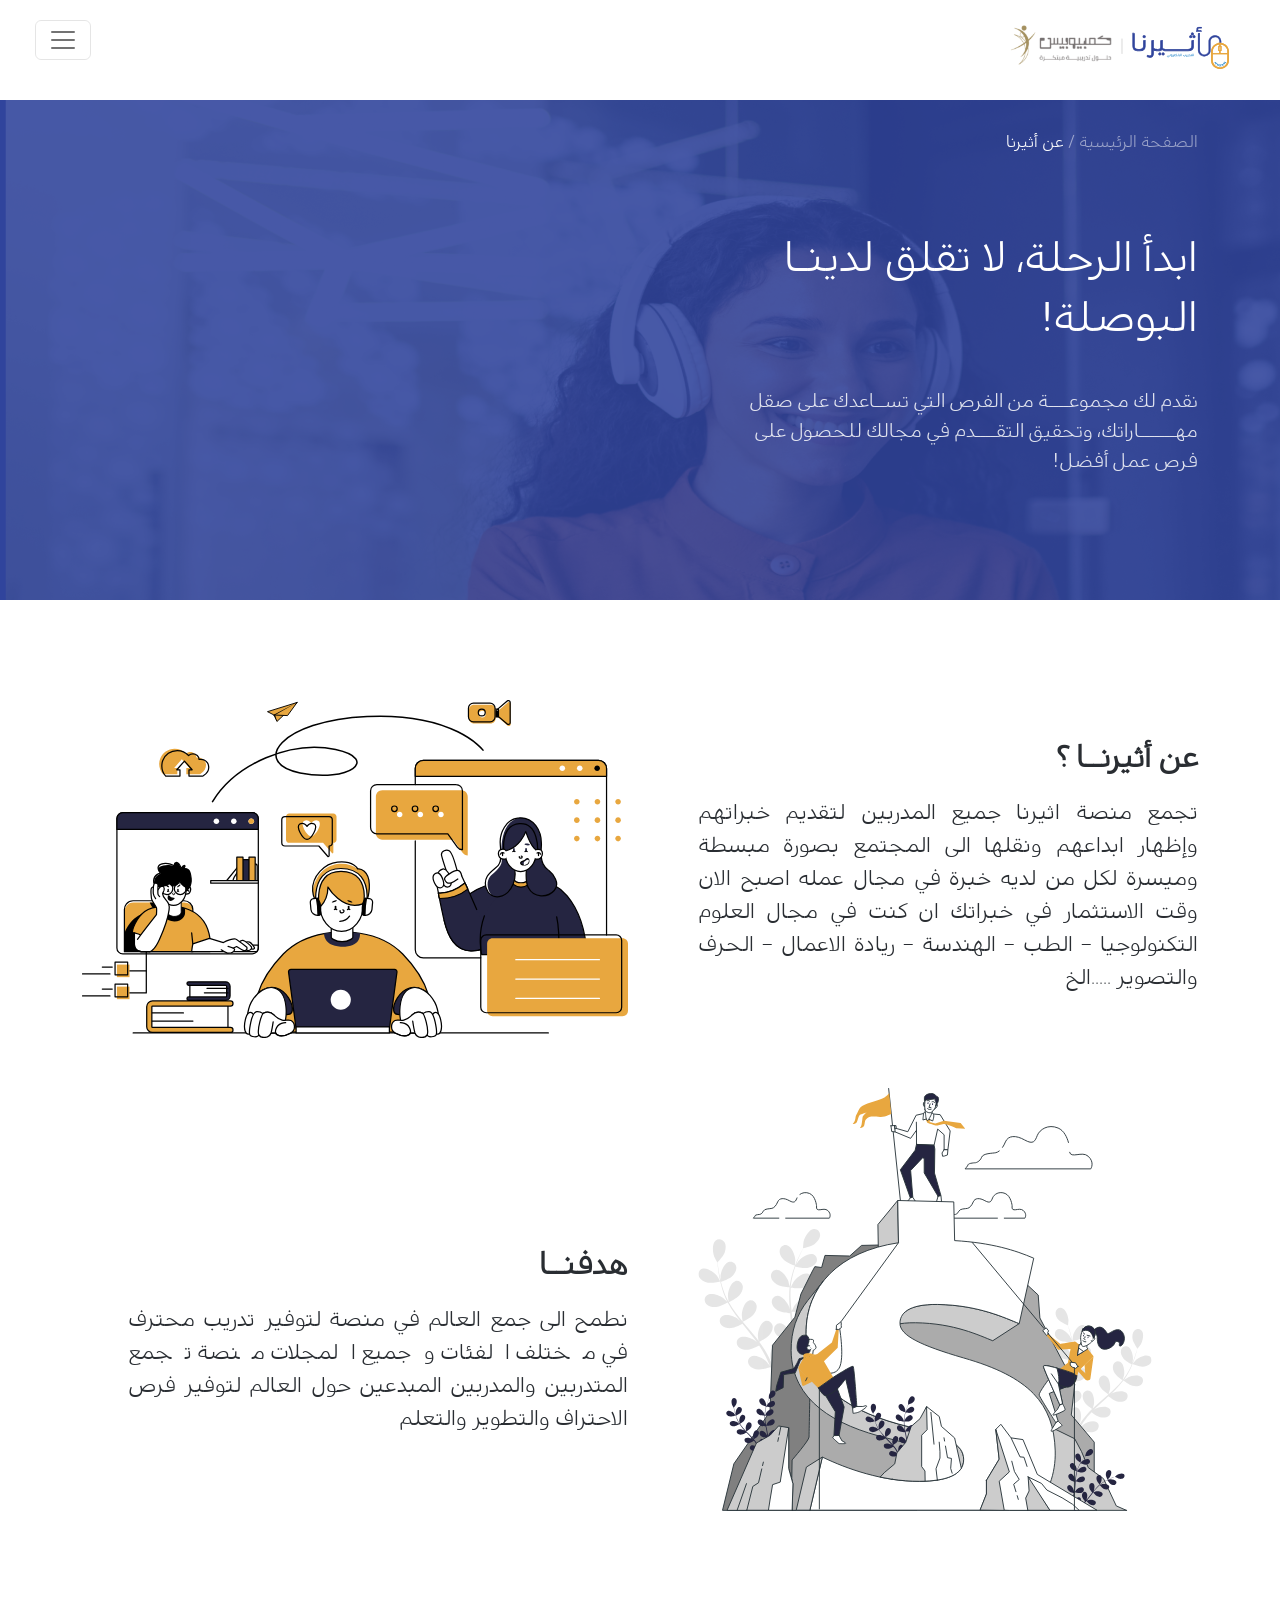
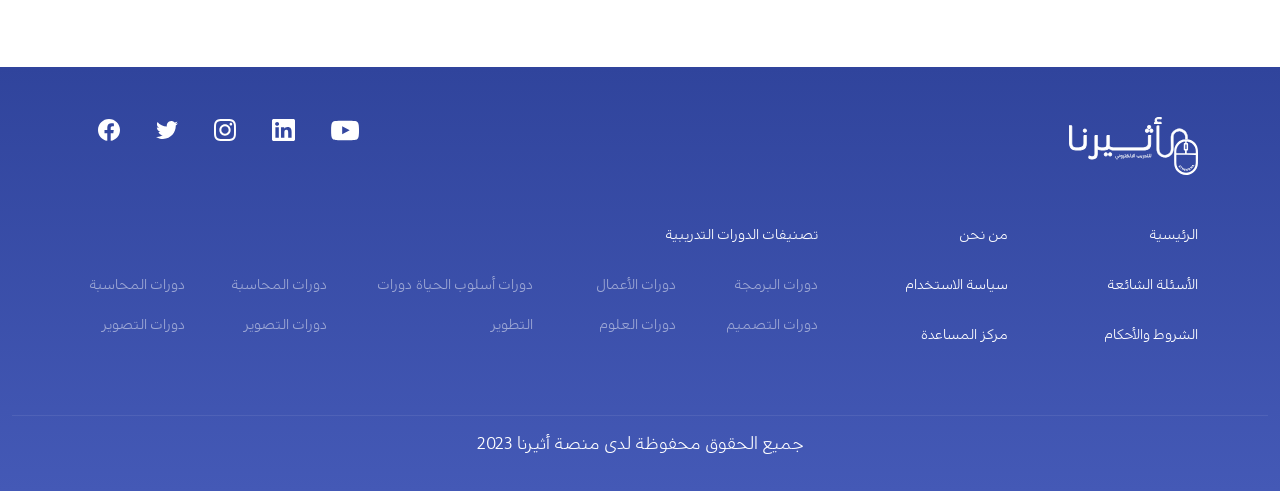
<file: من أثيرنا.html>
<!DOCTYPE html>
<html lang="en">

<head>
    <meta charset="UTF-8">
    <meta http-equiv="X-UA-Compatible" content="IE=edge">
    <meta name="viewport" content="width=device-width, initial-scale=1.0">
    <title>من أثيرنا</title>
    <link rel="stylesheet" href="css/all.min.css">
    <link rel="stylesheet" href="css/bootstrap.min.css">
    <link rel="stylesheet" href="https://unpkg.com/aos@next/dist/aos.css" />
    <link rel="stylesheet" href="css/owl.carousel.min.css">
    <link rel="stylesheet" href="css/owl.theme.default.css">
    <link rel="stylesheet" href="css/owl.carousel.min.css">
    <link rel="stylesheet" href="css/style.css">
</head>

<body>
    <heade>
        <nav class=" navbar navbar-expand-xl  justify-content-sm-start fixed-top"
    >
      <div class="container-fluid">
        <a class="navbar-brand order-1 order-lg-0 ml-lg-0 ml-2 mr-auto" href="#"
          ><img src="images/Group 469358.svg" alt=""></a
        >
        <button class="navbar-toggler align-self-start" type="button">
          <span class="navbar-toggler-icon"></span>
        </button>

        <div
          class="collapse navbar-collapse bg-white   p-3 p-lg-0 mt-5 mt-lg-0 d-flex flex-column flex-lg-row flex-xl-row justify-content-lg-start mobileMenu"
          id="navbarSupportedContent"
        >
        <ul class="navbar-nav align-self-stretch align-items-center">
            <li class="nav-item ">
                <a class="nav-link" href="index.html">الرئيسية </a>
            </li>
            <li class="nav-item active">
                <a class="nav-link" href="من أثيرنا.html">من أثيرنا </a>
            </li>
            <li class="nav-item dropdown">
                <a href="تصنيفات الدورات .html" class="nav-link dropdown-toggle border-0" data-bs-toggle="dropdown" href="#" role="button"
                    aria-expanded="true" id="user-menue">تصنيفات الدورات </a>
                <ul class="dropdown-menu" style="border-radius: 15px;width: 210px;" data-bs-popper="none">
                    <li><a class="dropdown-item" href="">
                            تصنيفات الدورات
                        </a>
                    </li>
                    <li><a class="dropdown-item" href="">
                            تصنيفات الدورات
                        </a>
                    </li>
                    <li><a class="dropdown-item" href="">
                            تصنيفات الدورات
                        </a>
                    </li>
                    <li><a class="dropdown-item" href="">
                            تصنيفات الدورات
                        </a>
                    </li>
        
                </ul>
            </li>
            <li class="nav-item ">
                <a class="nav-link" href="الدورات التدريبية.html">الدورات التدريبية </a>
            </li>
            <li class="search-field">
                <div
                    class="overflow-hidden -skew-x-[15deg] px-3 bg-white rounded-sm flex items-center focus-within:outline-4 focus-within:outline focus-within:outline-cyan-100 ">
                    <img src="images/search-normal.svg" alt="">
                    <input class="skew-x-[15deg] outline-none h-11 w-full pl-12 text-xl " type="search" name="search"
                        placeholder="ابحث" autocomplete="off">
                </div>
            </li>
            <li class=" nav-item marg">
                <a href="دوراتي.html" class="nav-link">دوراتي</a>
            </li>
            <li class="nav-item mx-2 notice">
                <a href="السلة.html">
                    <img src="images/Cart.svg" alt="">
                    <span class="circle"></span>
                </a>
            </li>
            <li class="nav-item mx-2 notice">
                <a href="المفضلة.html">
                    <img src="images/heart.svg" alt="">
                    <span class="circle"></span>
                </a>
            </li>
            <li class="nav-item mx-2 notice">
                <a href="الإشعارات.html">
                    <img  src="images/notification.svg" alt="">
                    <span class="circle"></span>
                </a>
            </li>
            <li class="nav-item  d-flex justify-content-center align-items-center">
                <img class="image" src="images/Ellipse 594.svg" alt="">
                <div class="person">
                    <h6>عبد الرحمن الغافري</h6>
                    <p>حساب مستخدم</p>
                </div>
            </li>
            <li class="nav-item dropdown">
                <a class="nav-link dropdown-toggle border-0" data-bs-toggle="dropdown" href="#" role="button"
                    aria-expanded="true" id="user-menue">AR </a>
                <ul class="dropdown-menu" style="border-radius: 15px;width: 210px;" data-bs-popper="none">
                    <li><a class="dropdown-item" href="">
                            Arabic
                        </a>
                    </li>
                    <li><a class="dropdown-item" href="">
                            English
                        </a>
                    </li>
                    
        
                </ul>
            </li>
            <li class="nav-item dropdown">
                <a class="nav-link dropdown-toggle border-0" data-bs-toggle="dropdown" href="#" role="button"
                    aria-expanded="true" id="user-menue">تصنيفات </a>
                <ul class="dropdown-menu" style="border-radius: 15px;width: 210px;" data-bs-popper="none">
                    <li><a class="dropdown-item" href="">
                        البحرين
                        </a>
                    </li>
                    <li><a class="dropdown-item" href="">
                        البحرين
                        </a>
                    </li>
                    <li><a class="dropdown-item" href="">
                        البحرين 
                        </a>
                    </li>
                    <li><a class="dropdown-item" href="">
                        البحرين 
                        </a>
                    </li>
        
                </ul>
            </li>
        
        </ul>

        </div>
      </div>
    </nav>
    </heade>
    
    <main>
        <div class="sec1_who" style="margin-top: 100px;">
            <div class="container">
                <div class="path">
                    <a href="">الصفحة الرئيسية / </a>
                    <a href="" class="activ">عن أثيرنا</a>
                </div>
                <div class="row d-flex justify-content-start">
                    <div class="col-lg-6 ">
                        <div class="oneRight">
                            <h5>ابدأ الرحلة، لا تقلق لدينـا البوصلة!</h5>
                            <p>نقدم لك مجموعــــة من الفرص التي تســاعدك على صقل مهـــــــاراتك، وتحقيق التقــــدم في مجالك
                                للحصول على فرص عمل أفضل!</p>
                        </div>
                    </div>
    
                </div>
            </div>
        </div>
    
        <div class="sec2_who">
            <div class="container">
                <div class="one">
                    <div class="row">
                        <div class="col-lg-6 text">
                            <h6>عن أثيرنــا ؟</h6>
                            <p>تجمع منصة اثيرنا جميع المدربين لتقديم خبراتهم وإظهار ابداعهم ونقلها الى المجتمع بصورة مبسطة
                                وميسرة لكل من لديه خبرة في مجال عمله اصبح الان وقت الاستثمار في خبراتك ان كنت في مجال العلوم
                                التكنولوجيا – الطب – الهندسة – ريادة الاعمال – الحرف والتصوير .....الخ</p>
                        </div>
                        <div class="col-lg-6 images">
                            <img src="images/OBJECTS.svg" alt="" class="w-100">
                        </div>
                    </div>
                </div>
                <div class="tow">
                    <div class="row ">
                        <div class="col-lg-6 images">
                            <img src="images/Frame.svg" alt="" class="w-100">
                        </div>
                        <div class="col-lg-6 text">
                            <h6>هدفنــا</h6>
                            <p>نطمح الى جمع العالم في منصة لتوفير تدريب محترف في مختلف الفئات وجميع المجلات منصة تجمع
                                المتدربين والمدربين المبدعين حول العالم لتوفير فرص الاحتراف والتطوير والتعلم</p>
                        </div>
                    </div>
                </div>
            </div>
        </div>
    </main>
    
    <footer>
        <div class="container">
            <div class="footer_sec1">
                <div class="row">
                    <div class="col-md-6">
                        <a href="">
                            <img src="images/Layer_1.svg" alt="">
                        </a>
                    </div>
                    <div class="col-md-6 social">
                        <a href="">
                            <img src="images/you_tube.svg" alt="" class="mx-3">
                        </a>
                        <a href="">
                            <img src="images/LinkedIn.svg" alt="" class="mx-3">
                        </a>
                        <a href="">
                            <img src="images/Instagram.svg" alt="" class="mx-3">
                        </a>
                        <a href="">
                            <img src="images/Twitter.svg" alt="" class="mx-3">
                        </a>
                        <a href="">
                            <img src="images/Facebook.svg" alt="" class="mx-3">
                        </a>
                    </div>
                </div>
            </div>
    
            <div class="footer_sec2">
                <div class="row ">
                    <div class="col-lg-2 col-md-6 col-sm-6 pages">
                        <a href="">الرئيسية</a>
                        <a href="">الأسئلة الشائعة</a>
                        <a href="">الشروط والأحكام</a>
                    </div>
                    <div class="col-lg-2 col-md-6 col-sm-6  pages">
                        <a href="">من نحن</a>
                        <a href="">سياسة الاستخدام</a>
                        <a href="">مركز المساعدة</a>
                    </div>
                    <div class="col-lg-8 col-md-12 col-sm-6 pages">
                        <a href="">تصنيفات الدورات التدريبية</a>
                        <div class="row classification justify-content-between">
                            <div class="col-lg-2 col-md-6 pb-2">
                                <a href="">دورات البرمجة</a>
                                <a href="">دورات التصميم</a>
                            </div>
                            <div class="col-lg-2 col-md-6 pb-2">
                                <a href="">دورات الأعمال</a>
                                <a href="">دورات العلوم</a>
                            </div>
                            <div class="col-lg-3 col-md-6 pb-2">
                                <a href="">دورات أسلوب الحياة</a>
                                <a href="">دورات التطوير</a>
                            </div>
                            <div class="col-lg-2 col-md-6 pb-2">
                                <a href="">دورات المحاسبة</a>
                                <a href="">دورات التصوير</a>
                            </div>
                            <div class="col-lg-2 col-md-6 pb-2">
                                <a href="">دورات المحاسبة</a>
                                <a href="">دورات التصوير</a>
                            </div>
                        </div>
                    </div>
                </div>
            </div>
        </div>
        <div class="container-fluid">
            <div class="footer_sec3">
                <div class="row">
                    <div class="col-12">
                        <p class="pt-3">جميع الحقوق محفوظة لدى منصة أثيرنا 2023</p>
                    </div>
                </div>
            </div>
    
        </div>
    </footer>

    <script src="js/bootstrap.bundle.min.js"></script>
    <script src="https://unpkg.com/aos@next/dist/aos.js"></script>
    <script src="js/jquery-3.6.0.min.js"></script>
    <script src="js/owl.carousel.min.js"></script>
    <script src="js/script.js"></script>
</body>

</html>
</file>
<file: css/style.css>
@font-face {
    font-family: 'DiodrumArabic-Bold';
    src: url(../fonts/alfont_com_AlFont_com_DiodrumArabic-Bold.ttf);
}
@font-face {
    font-family: 'DiodrumArabic-Extralight';
    src: url(../fonts/alfont_com_AlFont_com_DiodrumArabic-Extralight-1.ttf);
}
@font-face {
    font-family: 'DiodrumArabic-Regular';
    src: url(../fonts/alfont_com_AlFont_com_DiodrumArabic-Regular-1.ttf);
}

:root {
    --header: #252541;
    --parg: #5B6477;

}

body {
    margin: 0;
    direction: rtl;
    font-family: 'DiodrumArabic-Regular';
}

a {
    text-decoration: none;
}
ul{
    list-style: none;
}
.button{
    padding: 20px;
    padding-top: 6px;
    font-size: 19px;
    border-radius: 30px;
}

/**home**/
.sec1 .oneRight{
    display: flex;
    flex-direction: column;
    justify-content: center;
    align-items: start;
}
.sec1 .oneRight img{
    position: relative;
    top: 6px;
    left: 0;
    right: 59%;
}
.sec1 .oneRight h5{
    color: var(--header);
    font-size: 47px;
    font-weight: 600;
    line-height: 47px;
    width: 500px;
}
.sec1 .oneRight p{
    color: var(--parg);
    font-size: 19px;
    line-height: 26px;
    margin-top: 30px;
}
.sec1 .oneRight a{
    color:#FFF;
    background: linear-gradient(270deg, #E8A73F 7.75%, #F8C97F 91.93%, #F8C97F 91.93%);
    box-shadow: 0px 25.509258270263672px 61.22222137451172px -10.203703880310059px #1C27311F;
    margin-top: 20px;
    transition: all .9s ease !important;
}
.sec1 .oneRight a:hover{
    background: linear-gradient(270deg, #30449C 7.75%, #4396D1 91.92%, #4396D1 91.93%);
    transition: all .9s ease;
}
.sec2 {
    position: relative;
    margin-top: 70px;
}
.sec2 h5{
    font-size: 28px;
    line-height: 43px;
    text-align: right;
    color: #252541;
    /* font-family: 'DiodrumArabic-Bold'; */
    font-weight: 600;


}
.sec2  .shadowbox{
    direction: rtl;
    display: flex;
    justify-content: center;
    flex-direction: column;
    align-items: center;
    padding: 40px 50px;
    margin-bottom: 60px;
}
.sec2  .shadowbox:hover{
    box-shadow: 0px 25px 60px -10px rgba(28, 39, 49, 0.1);
}
.owl-carousel .owl-item img {
    display: block;
    width: 40px;
    text-align: center;
}

.sec2  .shadowbox h6{
    font-size: 16px;
    line-height: 25px;
    color: #252541;
    font-weight: 600;

}
.sec2  .shadowbox p{
    font-size: 16px;
    line-height: 23px;
    text-align: center;
    color:#252541;

}

.Layer_1,.Layer_2,.Layer_3,.Layer_4{
    width: 60px;
    height: 60px;
    border-radius: 14px;
    display: flex;
    align-items: center;
    justify-content: center;
}
.Layer_1{background: #E9F2FF;}
.Layer_2{background: #FFF8EC;}
.Layer_3{background: #F0F9FF;}
.Layer_4{background: #FAFAFA;}

.owl-carousel .owl-nav.disabled {
    display: block;
    position: absolute;
    top: -40px;
}

.owl-carousel .owl-nav.disabled .owl-prev:hover,.owl-next:hover {
    background: none !important;
    color: #000 !important;
}
.owl-carousel .owl-nav button.owl-next::after {
    content: url(../images/arrow-right.svg);
}
.owl-carousel .owl-nav button.owl-prev::after{
    content: url(../images/arrow-left.svg);
}
.sec8 .owl-carousel .owl-nav button.owl-next::after {
    content: url(../images/arrow-left.svg);
}
.sec8 .owl-carousel .owl-nav button.owl-prev::after{
    content: url(../images/arrow-right.svg);
}
.owl-carousel .owl-nav button.owl-next span ,.owl-carousel .owl-nav button.owl-prev span{
    display: none;
}

.sec3{
    background: url(../images/background\ 2.png);
    height: 500px;
    background-repeat: no-repeat;
    background-size: cover;
    position: relative;
}

.sec3 .owl-carousel{
    display: block;
}

.sec3 .courses{
    direction: rtl;
    display: flex;
}

.sec3  .owl-carousel .owl-nav.disabled,.sec3 .owl-theme .owl-nav {display: none;}
.sec3 .owl-theme .owl-nav.disabled + .owl-dots{
    display: flex;
    justify-content: center;
}

.sec3 .courses {
    background: #fff;
    border-radius: 20px;
    height: 190px;
}
.sec3 .courses img{
    width: 100%;
    height: 190px;
}
.sec3 .courses h6{
    font-size: 18px;
    line-height: 28px;
    text-align: right;
    color: #252541;
    font-weight: 600;
    padding-top: 25px;
}
.sec3 .courses p{
    font-size: 14px;
    line-height: 22px;
    text-align: justify;
    color: #252541;
    padding-left: 20px;
}
.Browse_disp{
    height: 500px;
    display: flex;
    justify-content: center;
    align-items: center;
}
.sec3 .Browse {
    display: flex;
    flex-direction: column;
    justify-content: center;
    align-items: start;
    width: 430px;
   
}
.sec3 .Browse h5{
font-size: 30px;
line-height: 59px;
text-align: right;
color: #FFFFFF;
font-weight: 600;
}
.sec3 .Browse p{
    font-size: 18px;
    line-height: 26px;
    text-align: justify;
    color: #FFFFFF;
}
.sec3 .Browse a{
    background: #E8A73F; 
    color: #FFF;   
    font-size: 16px;
    transition: all .9s ease;
}
.sec3 .Browse a:hover{
    background: #cd9438;
    transition: all .9s ease;
}
.sec3 .owl-carousel{
    position: relative;
    left: 100px;
}
.sec3 .owl-theme .owl-dots .owl-dot.active span, .owl-theme .owl-dots .owl-dot:hover span {
    background: #30449C;
}

.index .modernbox .courseprice img{
    position: relative;
    bottom: 49px;
    right: 20px;
    width: 50%;
}
.sec4, .sec5{
    padding: 0px 15% 0;

}
.sec4 .modernbox , .sec5 .modernbox{
    direction: rtl;
    margin: 40px 6px 10px ;
    padding-bottom: 12px;
    margin-bottom: 60px;
}

.sec4 .modernbox:hover{
    box-shadow: 0px 25px 60px -10px #1C27311A;
    border-radius: 20px;
}
.sec4 h5 ,.sec5 h5, .sec5 h5 ,.sec5 h5 ,.sec8 h5{
    font-size: 28px;
    line-height: 43px;
    font-weight: 600;
    text-align: right;
    color: #252541;
}
.sec4 .modernbox h6, .sec5 .modernbox h6{
    margin-top: 20px;
    margin-right: 15px;
    font-weight: 600;
    font-size: 16px;
    line-height: 25px;
    text-align: right;
    color: #252541;

}
.sec4 .modernbox p ,.sec5 .modernbox p{
    margin-right: 15px;
    margin-left: 10px;
    font-size: 14px;
    line-height: 22px;
    text-align: justify;
    color: #252541;

}

.sec4 .modernbox .star, .sec5 .modernbox .star, .sec8 .card  .evaluation i,.CourseDetails2 .star i {
    color: #FFCB45;
    font-size: 12px;
    text-align: end;
}

.sec5 .modernbox:hover{
    box-shadow: 0px 25px 60px -10px #1C27311A;
    border-radius: 20px;
}



.sec4 .courseprice p, .sec5 .courseprice p ,.CourseDetails2 .courseprice p{
    font-weight: 600;
}
.sec4 .courseprice span, .sec5 .courseprice span ,.CourseDetails2 .courseprice span{
    margin-right: 15px;
    font-size: 12px;
    line-height: 19px;
    text-align: right;
    color: #25254146;
}
.modernbox .courseprice img,.CourseDetails2 .OneCourse .courseprice img{
    position: relative;
    bottom: 62px;
    right: 20px;
}
.coursepriceall {
    display: flex;
    align-items: center;
}
.sec8{
    margin: 60px 0 60px;
}
.sec8 h5{text-align: center;}
.sec8 .owl-carousel {
    display: flex;
}
.sec8 .card{
    direction: rtl;
    box-shadow:5px 10px 18px #061c3d1a;
    /* padding: 30PX 20PX; */
    border: none;
    margin: 50px 0 20px;
}
.sec8 .card  .evaluation {
    display: flex;
    align-items: baseline;
}
.sec8 .card h6 {
    font-size: 15px;
    line-height: 23px;
    text-align: right;
    color: #252541;
}
.sec8 .card p {
    font-size: 14px;
    line-height: 20px;
    text-align: justify;
    color: #252541;
}
.sec8 .card  .evaluation p{margin-right: 7px;}

.sec8 .owl-carousel .owl-nav.disabled {
   left: 0;
}




/*من أثيرنا*/

.sec1_who{
    height: 500px;
    background-repeat: no-repeat;
    background-size: cover;
    background: url(../images/background.png);
}
.sec1_who .path ,.CourseDetails1 .path{
    padding-top: 30px;
}
.sec1_who .path a, .CourseDetails1 .path a{color:#ffffff80;
    }
.sec1_who .path .activ,.CourseDetails1 .path .activ{color: #ffffff;
    }
.sec1_who .oneRight,.CourseDetails1 .oneRight{
    display: flex;
    flex-direction: column;
    justify-content: center;
    align-items: start;
    margin-top: 75px;
   
}

.sec1_who .oneRight h5{
    color: #FFF;
    font-size: 42px;
    line-height: 60px;
    width: 550px;
}
.sec1_who .oneRight p{
    color: #FFFFFFD9;
    font-size: 19px;
    line-height: 30px;
    margin-top: 30px;
    width: 470px;
}
.sec2_who{
    margin: 100px 0 70px;
}
.sec2_who .one, .tow{
    margin-bottom: 50px;
}
.sec2_who .text{
    flex-direction: column;
    display: flex;
    justify-content: center;
    align-items: start;
}

.sec2_who .text h6{
    font-size: 30px;
    line-height: 60px;
    text-align: right;
    color: rgba(41, 45, 50, 1);
    font-weight: 600;
}
.sec2_who .text p{
    font-size: 21px;
    line-height: 33px;
    text-align: justify;
    color: rgba(41, 45, 50, 1);
    width: 500px;
}
.sec2_who .tow .images img{
    height: 83%;
}


/*تفاصيل الدورة*/

.CourseDetails1{
    background:url(../images/Rectangle\ 3016.png);
    height: 400px;
    background-repeat: no-repeat;
    background-size: cover;
    width: 100%;
}
.CourseDetails1 .oneRight h5{
    font-size: 28px;
    color: #FFF;
    line-height: 40px;
    width: 550px;
    font-weight: 600;
}

.CourseDetails1 .oneRight p{
    color: #FFFFFFD9;
    font-size: 17px;
    line-height: 30px;
    margin-top: 10px;
    width: 440px;
}
.CourseDetails1 .oneRight{
    margin-top: 115px;
}
.CourseDetails1 .oneLeft{
    padding-top: 115px !important;
}
.CourseDetails1 .oneLeft .oneLeftsec{
    display: flex;
    justify-content: space-around;
}
.CourseDetails1 .oneLeft p{
    font-size: 18px;
    line-height: 26px;
    text-align: justify;
    color: #FFFFFFD9;
}
.coach{
    display: flex;
    flex-direction: column;
    justify-content: center;
    align-items: center;
}

.CourseDetails2 h6{
    font-size: 28px;
    line-height: 60px;
    text-align: right;
    color: #252541;
    font-weight: 800;
    margin: 40px 0 30px;
}

.CourseDetails2 .description p{
    font-size: 18.5px;
    line-height: 30px;
    text-align: justify;
    color: #5B6477;
}
.CourseDetails2 .whatLearn p,.secdescript2 .whatLearn p{
    font-size: 17px;
    line-height: 29px;
    text-align: right;
    color: #5B6477BF;
}
.CourseDetails2  .whatLearnsec ,.secdescript2 .whatLearnsec{
    display: flex;
    align-items: center;
}
.CourseDetails2  .whatLearnsec i ,.secdescript2 .whatLearnsec i{
    color: #E8A73F;
    margin-left: 7px;
}

/*.CourseDetails2 .whatLearn ,.descriptiont, .coaches {
    margin-top: 40px;
}*/

.CourseDetails2  .coaches .coach{
    box-shadow: 0px 28.67909812927246px 68.829833984375px -11.471637725830078px #1C27311A;
    margin-bottom: 50px;
    padding: 15px;
}
.CourseDetails2 .coaches .coach h5{
    font-size: 22px;
    line-height: 40px;
    text-align: right;
    color: #252541;
    font-weight: 600;
}

.CourseDetails2 .coaches .coach p{
    font-size: 15px;
    line-height: 25px;
    text-align: center;
    color: #5B6477;
}

.CourseDetails2 .OneCourse{
    box-shadow: 0px 28.67909812927246px 68.829833984375px -11.471637725830078px #1C27311A;
    position: relative;
    top: -293px;
    left: -153px;
    z-index: 100;
    background: #FFF;
    border-radius: 20px;
    padding-bottom: 20px;

}

.CourseDetails2 .OneCourse h5{
    font-size: 20px;
    line-height: 28px;
    text-align: right;
    color: #252541;
    font-weight: 600;
    padding: 10px 20px;
}
.CourseDetails2 .OneCourse .whatLearnsec {
    padding:2px 20px;
}
.CourseDetails2 .OneCourse .whatLearnsec p{
    font-size: 13px;
    line-height: 22px;
    text-align: right;
    color: #5B6477BF;
}

.CourseDetails2 .OneCourse .buttons{
    display: flex;
    flex-direction: column;
    align-items: center;
    justify-content: center;
    margin:20px;
}
.CourseDetails2 .OneCourse .buttons .button,.myCourses .modernbox .buttons{
    width: 100%;
    text-align: center;
    border-radius: 12px;
}
.CourseDetails2 .OneCourse .buttons .but1 ,.myCourses .modernbox .but1{
    background: #30449C;
    color: #FFFF;
    transition: all .9s ease;
}
.CourseDetails2 .OneCourse .buttons .but1:hover ,.myCourses .modernbox .but1:hover{
    background: #223071;
    transition: all .9s ease;
}
.CourseDetails2 .OneCourse .buttons .but2{
    border:1px solid #30449C;
    color: #30449C;
    margin-top: 20px;
    transition: all .9s ease;
}
.CourseDetails2 .OneCourse .buttons .but2:hover{
    background: #30449C;
    color: #FFFF;
    transition: all .9s ease;
}
.CourseDetails2 .OneCourse .courseprice {
    width: 100%;
}
.sec4 .star ,.CourseDetails2  .star ,.sec5 .modernbox .star{
    text-align: end;
    margin-left: 10px;
}
.CourseDetails2 .OneCourse .courseprice{
    padding: 10px 20px 5px;
}
.CourseDetails3{
    margin-bottom: 70px;
    padding: 70px 10% 0;
}
.CourseDetails3 .header {
    display: flex;
    align-items: center;
    justify-content: space-between;
}
.CourseDetails3 .header h6{
    font-size: 28px;
    line-height: 40px;
    text-align: right;
    color: #252541;
    font-weight: 600;
}

.CourseDetails3 .header a{
    font-size: 19px;
    line-height: 40px;
    text-align: left;
    color: #252541;
}

.CourseDetails3 .header a:hover{
    color: #30449C;
}

/**تصنيفات الدورات , الدورات التدريبية**/
.trainingsec{
    padding: 70px 0% 0 !important;
}
.rankingssec,.trainingsec{
    margin-bottom: 70px;
}
.pathcourses a {
    color:  rgba(41, 45, 50, 0.5);
}
.pathcourses .activ {
    color: #292D32;
}

.rankingssec .modernbox {
    box-shadow: 0px 24.91050148010254px 59.78520202636719px -9.964200019836426px rgba(28, 39, 49, 0.1);
}
.rankingssec .domains {
display: flex;
flex-direction: column;
}
.rankingssec .domains a{
    font-size: 16px;
    line-height: 60px;
    text-align: right;
    color: rgba(91, 100, 119, 1);
    padding-right: 20px;
}
.rankingssec .domains a:hover{
    background: rgba(233, 242, 255, 1);
    border-radius: 12px;
}

/**الدورات التدريبية**/

.trainingsec h5{
    font-size: 28px;
    line-height: 60px;
    text-align: right;
    color: #252541;
    margin-bottom: 40px;
}
.trainingsec .trainingsec1 .butt1{
    background: #E8A73F;
    color: #FFF;
    width: 100px;
    height: 35px;
      margin: 0px 4px;
      border-radius: 30px;
      border: 0;
      transition: all .9s ease;
      cursor: pointer;
      font-size: 14px;
}

.trainingsec .trainingsec1 .butt1:hover{
    background: #d79b3a;
    transition: all .9s ease;
  }

  .trainingsec .trainingsec1 .butt1 {
    width: 135px;
    height: 44px;
}
.trainingsec .form-select{
    background-position: left  0.75rem center;
    border: none;
}
.trainingsec .form-select{
    color:#33333399;
    background-image: url(../images/Group\ 68.svg) !important;
    background-size:10px;
    border-radius: 9px;
}
.trainingsec .trainingsec1 .drow{
    background: #FFFFFF;
    box-shadow: 0px 12px 50px rgba(0, 0, 0, 0.08);
    border-radius: 54px;
}
.trainingsec .trainingsec1 .drow .coachs,.price{
        border-right:2px solid #F0F0F0;
}
/*دوراتي*/
.myCourses{
    padding: 0 !important;
    margin-bottom: 40px;
}
.myCourses .modernbox {
    box-shadow: 0px 25px 60px -10px #1C27311A;
    padding-bottom: 30px;
}
.myCourses .modernbox .buttons{
    padding:0 20px ;
}
.myCourses .modernbox .buttons .but1{
    width: 100%;
    display: block;
    border-radius: 12px;
}

.myCourses .modernbox .progress {
    margin:30px 20px ;
    height: 10px !important;
}
.myCourses .modernbox .progress .progress-bar{
    background: #E8A73F !important;
    border-radius: 20px;
}




/*could Not (دوراتي , المفضلة ,الإشعارات)*/
.couldNotsec h5, .myCourses h5{
    font-size: 28px;
    line-height: 60px;
    text-align: right;
    color: #252541;
    font-weight: 600;
    margin-bottom: 20px;
}
.couldNotsec .couldNot{
    display: flex;
    flex-direction: column;
    justify-content: center;
    align-items: center;
    margin:50px 0 70px;
}
.couldNotsec .couldNot h6{
    color: #252541;
    font-size: 26px;
    line-height: 40px;
    text-align: center;
    font-weight: 600;
}
.couldNotsec .couldNot p{
    font-size: 20px;
    line-height: 31px;
    text-align: center;
    color: #25254180;
    width: 400px;
}


/**/

.TitleVideo{
    font-size: 17px;
    line-height: 25px;
    text-align: justify;
    color: #252541;
    font-weight: 600;
}
.VideoAttachm {
    display: flex;
    align-items: center;
}
.VideoAttachm .VideoAttachmsec{
    display: flex;
    justify-content: space-between;
    align-items: flex-end;
    margin: 20px 8px;
}
.VideoAttachm .VideoAttachmsec span{
    margin-right: 4px;
    color: #25254199;
    font-size: 16px;
    line-height: 20px;
    text-align: justify;
    font-weight: 600;
}
.secdescript1, .secdescript2{
    background: #FAFAFA;
    border-radius: 20px;
    padding: 40px;
    margin-top: 40px;
}
.secdescript1 h5, .secdescript2 h5{
    font-size: 22px;
    line-height: 32px;
    text-align: justify;
    color: #252541D9;
    font-weight: 600;
    margin-bottom: 20px;

}

.secdescript1 p{
    font-size: 15px;
    line-height: 31px;
    text-align: justify;
    color: #252541;
}
.secdescript2 {
    margin-bottom: 60px;
}
.secdescript2 .whatLearn p{
    font-size: 16px;
    color: #5B6477;
}
.CourseContents .nav-pills .nav-link{
    font-size: 18px;
    line-height: 26px;
    text-align: justify;
    color: #252541D9;
    font-weight: 600;
}
.CourseContents .nav-pills .nav-link:hover{
    color: #E8A73F;
}
.nav-pills .nav-link.active, .nav-pills .show>.nav-link {
    position: relative;
}
.nav-pills .nav-link.active, .nav-pills .show>.nav-link::after {
    content: "";
    position: relative;
    border-bottom: 3px solid #E8A73F;
    color: #E8A73F;
    background-color: #FFF;

}

.feedback-block {
    background: #FAFAFA;
    border-radius: 20px;
}
.feedback-block .topFeedback {
    display: flex;
}
.feedback-block .topFeedback p{
    margin-right: 60px;
}
.feedback-block .topFeedback h6,
.feedback-block .topFeedback p{
    font-size: 22px;
    line-height: 32px;
    text-align: justify;
    color: #252541D9;
    font-weight: 600;
}
.reviewsec1 .stars .staractiv ,.reviewsec2 .stars .staractiv{
    color: #FFCB45;
}
.reviewsec1  .stars i,.reviewsec2 .stars i{
    color: #E9E9E9;
}

.reviewsec1 span{
    font-size: 18px;
    line-height: 35px;
    text-align: right;
    color: #252541D9;
    font-weight: 600;
}
.reviewsec2{
    margin-top: 50px;
    margin-bottom: 50px;
}
.reviewsec2 h5{
    font-size: 22px;
    line-height: 32px;
    text-align: justify;
    color: #252541D9;
    font-weight: 600;
}
.reviewsec2 .reviewperson {
    background: #FAFAFA;
    border-radius: 20px;
    padding: 40px;
    margin-top: 40px;
}
.reviewsec2 .reviewperson h6{
    font-size: 16px;
    line-height: 25px;
    text-align: right;
    color: #252541;
    font-weight: 600;
    
}

.reviewsec2 .reviewperson p{
    font-size: 14px;
    line-height: 23px;
    text-align: justify;
    color: #25254199;
}
.reviewsec2 .reviewperson .stars{
    display: flex;
    align-items: baseline;
}
.reviewsec2 .reviewperson .stars p{
    margin-right: 6px;
    font-weight: 600;
}

/**/
.shopping_cart .OrderDetails .discounts img{
    position: relative;
    right: -94px;
}
.shopping_cart .OrderDetails  p{
    font-size: 16px;
    line-height: 18px;
    text-align: right;
    color: #252541;
    font-weight: 600;
}
.shopping_cart .OrderDetails .discounts span{
    font-size: 14px;
    line-height: 21px;
    text-align: right;
    color: #25254133;
}
.shopping_cart .OrderDetails .row{align-items: end;}

.shopping_cart .form-select{
    background-color: #F9F9F9;
    border-radius:16px;
    background-image:url(../images/Group\ 692.svg);
    background-size: auto;
    padding: 14px 33px;
    background-position: left 0.75rem center;

}
.shopping_cart .paying{
    border-radius: 20px;
}
.shopping_cart #myAccordion{
    border: 1px solid #EEEEEE;
    border-radius: 20px;
}
.shopping_cart .form-label{
    font-size: 19px;
    line-height: 60px;
    text-align: right;
    color: #252541;
    font-weight: 600;
    margin-right: 10px;
}
.shopping_cart #myAccordion .accordion-item{
    margin: 0px 14px;
    padding-top: 8px;
    background: #FFF !important;
}
.shopping_cart #myAccordion .accordion-item #headingOne{
    border: 0px;
    background: #FFF !important;
    border-radius: 16px;
}
.shopping_cart #myAccordion .accordion-item .accordion-button{
    background: #FFF !important;
    box-shadow: none;
}
.shopping_cart #collapseOne,.collapsetwo{
    border: 0px;
}
.accordion-item .accordion-collapse .card-body p{
    font-size: 16px;
    line-height: 60px;
    text-align: right;
    color: #252541;
    font-weight: 600;
} 
.shopping_cart #collapseOne .form-control{
    background: #F5F5F5B0;
    border-radius: 16px;
    height: 60px;
    border: 0px;
    padding-right: 30px;
}
.shopping_cart #collapseOne .form-check{
    display: flex;
    justify-content: start;
    align-items: center;
}

.check:checked {
    background-color: #E8A73F;
    color: #99a1a7;
}
.check {
    height: 30px;
    width: 30px;
    appearance: none;
    border: 1px solid #C9C9C9;
    /* margin-left: 10px; */
    position: relative;
    border-radius: 8px;
}
.check:checked:after {
    content: "\2713";
    font-size: 27px;
    color: #ffffff;
    position: absolute;
    left: 4px;
    top: -3px;
}
.accordion-button2 {
    width: 4% !important;
    padding: 0!important;
    display: block !important;
}


  .accordion{
    border: 0px; --bs-accordion-active-bg: #ffffff !important;    
    --bs-accordion-btn-focus-box-shadow: 0 0 0 0.25rem rgba(255, 255, 255, 0.25)!important; 
    --bs-accordion-btn-focus-border-color: #ffffff !important;
    --bs-accordion-btn-active-icon: url()!important;
    --bs-accordion-btn-icon: url();
  }

  .accordion-item:first-of-type .accordion-button{
    border: 0px !important;
    box-shadow: none;
    width: 93px;
  }

  .accordion-header .CreditCard{
    display: flex;
    justify-content: space-between !important;
    align-items: center;
   margin-right: 8px;
  }
  .accordion-header .CreditCard p{
    font-size: 18px;
    line-height: 60px;
    text-align: right;
    color: #252541;
    font-weight: 600;
  }
  .accordion-item{border: 0px; margin: 20px 0;}
.accordion-item .accordion-header{border: 0px;}

.accordion-item .accordion-header button{
  color: #263041 !important;font-weight: 400;font-size: 20px;line-height: 22px;
}
.accordion-item .accordion-collapse{border: 0px;}

.accordion-button p{
  font-weight: 400;
font-size: 22px;
/* line-height: 70px; */
letter-spacing: -0.011em;
color: #141414;

}
.accordion-header .accordion-button .add{
  border-bottom: 0.892924px solid #F2F2F2;
    width: 100%;
}
.accordion-button:not(.collapsed) {
  color: #000;
}
  .accordion-header .CreditCard .CreditCardSec{
    margin-right: 331px;
  }
  .accordion-header .CreditCard .CreditCardSec2{
    margin-right: 506px;
  }
  @media (max-width: 1400px) and (min-width: 1200px) {
    .accordion-header .CreditCard .CreditCardSec{
      margin-right: 165px;
    }
    .accordion-header .CreditCard .CreditCardSec2{
      margin-right: 351px;
    }
  }
  @media (max-width: 1200px) and (min-width: 992px) {
    .accordion-header .CreditCard .CreditCardSec{
      margin-right: 104px;
    }
    .accordion-header .CreditCard .CreditCardSec2{
      margin-right: 285px;
    } 
  }
  @media (max-width: 992px)and (min-width: 768px) {
    .accordion-header .CreditCard .CreditCardSec{
      margin-right: 157px;
    }
    .accordion-header .CreditCard .CreditCardSec2{
      margin-right: 351px;
    }
  
  }
  @media (max-width:768px) and (min-width: 576px) {
    .accordion-header .CreditCard{
      display: block !important;
      margin-top: 38px;
      margin-right: 23px;
    }
    .accordion-header .CreditCard .CreditCardSec{
      margin-right: 165px;
    }
    .accordion-header .CreditCard .CreditCardSec2{
      margin-right: 226px;
    }
  
  }
  @media (max-width:576px) {
    .accordion-header .CreditCard{
      display: block !important;
      margin-top: 38px;
      margin-right: 23px;
    }
    .accordion-header .CreditCard .CreditCardSec{
      margin-right: 5px;;
    }
    .accordion-header .CreditCard .CreditCardSec2{
      margin-right: 66px;
    }
  }
 
.paying_sec p{
    font-size: 15px;
    line-height: 30px;
    color: #252541;
    text-align: center;
}
.paying_sec .text{
    border-bottom: 0.5px solid #F0F0F0
}
.paying_sec .text p{
    font-weight: 600;
}
.paying_sec .total p{
    color: #E8A73F;
    font-weight: 600;
    margin-top: 20px;
}
.paying_sec .button{
    width: 100%;
    background: #30449C;
    border-radius: 12px;
    color: #FFF;
    transition: all .9s ease;
}
.paying_sec .button:hover{
    background: #223071;
    transition: all .9s ease;
}
.paying_sec .buttons {
    display: flex;
    flex-direction: column;
}
.paying_sec .modal-body h5{
    text-align: center;
    line-height: 30px;
}
.paying_sec .modal-body{
    padding: 50px 30px ;
}

.paying_sec .modal-body .home{
    color: #252541;
    font-weight: 600;
    margin-top: 10px;
}
/*الإشعارات*/
.myNotices h5{
    font-size: 22px;
    line-height: 60px;
    text-align: right;
    color: #252541;
    font-weight: 600;
    margin-bottom: 30px;
}

.myNotices .myNoticesec {
    display: flex;
    justify-content: space-between;
    margin-bottom: 30px;
    align-items: center;
}
.myNotices .myNoticesec .text h6{
    font-size: 20px;
    font-weight: 600;
    line-height: 31px;
    text-align: right;
    color: #252541;
}
.myNotices .myNoticesec .text p{
    font-size: 16px;
    font-weight: 400;
    line-height: 27px;
    text-align: right;
    color: #25254180;
}
.myNotices .myNoticesec .button{
    border: 0;
    background: #FFF;
}




















/**footer**/
footer{
    background: linear-gradient(180deg, #30449C 0%, #4459B6 100%);
    padding: 50px 0 18px ;
}
footer .footer_sec1 .social{
    text-align: end;  
}

footer .footer_sec2{
    padding: 40PX 0 50PX;
}
footer .footer_sec2 .pages{
    display: flex;
    flex-direction: column;
}
footer .footer_sec2 a{
    color: #FFFFFF;
    font-size: 16px;
    line-height: 40px;
    text-align: right;
    margin-bottom:10px ;

}
footer .footer_sec2 .classification a{
    color: #FFFFFF80;

}
footer .footer_sec3{
    border-top: 1px solid #FFFFFF14
}
footer .footer_sec3 p{
    text-align: center;
    font-size: 17px;
    line-height: 25px;
    color: #FFFFFF;


}
















@media (min-width: 1400px){}
@media (max-width: 1400px) and (min-width: 1200px) {
    .navbar{
        direction: rtl !important;
    }
    footer .footer_sec2 a {
        font-size: 14px;
    }
}
@media (max-width: 1200px) and (min-width: 992px) {
    .navbar{
        direction: rtl !important;
    }
    footer .footer_sec2 a {
        font-size: 12px;
    }
    .sec4 .modernbox .courseprice p, .sec5 .modernbox .courseprice p {
        font-size: 11px;
    }
    .Browse_disp {
        justify-content: space-around;;
    }
    
}
@media (max-width: 992px)and (min-width: 768px) {
    .Browse_disp {
        justify-content: flex-start;
    }
    .sec3 .Browse p {
        width: 365px;
    }
    .index .modernbox .courseprice img {
        bottom: 45px;
        width: 16%;
    }
}
@media (max-width:799px) and (min-width: 576px) {
    .index .modernbox .courseprice img {
        bottom: 45px;
        width: 16%;
    }
}
@media (max-width:576px) {
    
    .sec1 .oneRight h5,.CourseDetails1 .oneRight h5,
    .CourseDetails1 .oneRight p{
        width: 100%;  
     }
     .CourseDetails1 .oneRight h5{
        font-size: 20px;
     }
     .navbar-brand img {
        width: 158px !important;
    }
    .sec2 h5,.sec3 .Browse h5 {
        font-size: 24px;
    }
    .sec1 .oneRight h5{
        font-size: 35px;
    }
    .sec1 .oneRight img{
        display: none;
    }
    .sec3 .courses h6 {
        font-size: 16px;
    }
    .sec3 .courses p {
        font-size: 12px;
    }
    .sec1_who .oneRight h5,.sec1_who .oneRight p,.sec2_who .text p{
        width: 100%;
    }
    .CourseContents .nav-pills .nav-link {
        font-size: 15px;
    }
    .index .modernbox .courseprice img {
        bottom: 45px;
        width: 17%;
    }
}



@media (max-width:768px) {
    .sec3 .owl-carousel {
        top: -226px;
        left: 0;
    }
    .sec4{
        margin-top: 100px;
    } 
    .sec6 ,.sec7{
        margin-top: 0;
    }
    .CourseDetails1 .oneLeft .oneLeftsec{
        flex-direction: column;
    }
    .CourseDetails1 .oneRight {
        margin-top: 40px;
    }
    .secdescript1, .secdescript2 {
        padding: 19px;
    }
    .reviewsec2 .reviewperson{
        padding: 24px;
    }
    
}
@media (max-width:1200px) {
    .sec8 .owl-theme .owl-nav{
        position: absolute !important;
        top: -40px !important;
        left: 0 !important;
    }
    .reviewsec1 .progress{
        width: 60% !important;
    }
    .reviewsec1 .stars i, .reviewsec2 .stars i{
        font-size: 9px;
    }
    .reviewsec1 span {
        font-size: 14px;
    }
    .feedback-block{
        padding: 0px !important;
    }
    .sec3{
        background: #30449C;
    }
    .sec3 .owl-carousel {
        position: relative;
        left: 0;
    }
}
@media (max-width:992px) {
    .CourseDetails1 .oneLeft{
        padding-top: 0px !important;
    }
    .CourseDetails2 .OneCourse{ 
        position: revert;
    }
    .mobileMenu {
        top: 36px !important;
    }
     .sec4, .sec5{
        padding: 70px 5% 0;

    }
    .sec2_who  .tow .row {
        display: flex;
        flex-direction: column-reverse;
    }
}






.accordion {
    width: 100%;
    max-width: 1000px;
    margin: 2rem auto;
    
  }
  .accordion-item {
    background: #FAFAFA;
    color: #111;
    margin: 1rem 0;
    border-radius: 20px;
    border: 0;
  }
  .accordion-item-header {
    padding: 0.5rem 1rem 0.5rem 1rem;
    min-height: 3.5rem;
    line-height: 1.25rem;
    font-weight: bold;
    display: flex;
    align-items: center;
    position: relative;
    cursor: pointer;
   
  }
  .accordion-item-header::after {
    content: "\002B";
    font-size: 20px;
    position: absolute;
    left: 1rem;
    font-weight: 400;
    color: #2525414D;

  }
  .accordion-item-header.active::after {
    content: "\2212";
  }
  .accordion-item-body {
    max-height: 0;
    overflow: hidden;
    transition: max-height 0.2s ease-out;
  }
  .accordion-item-body-content {
    padding: 1rem;
    line-height: 1.5rem;
    border-top: 1px solid #F0F0F0
    
  }
  
  @media(max-width:767px) {
    html {
      font-size: 14px;
    }
    .modernbox .courseprice img {
        bottom: 57px;
    }
  }






.navbar{
    background: #FFF;
}
.navbar-brand img{
    width: 220px;
}

.navbar-expand-xl .navbar-nav .active a{
    color: #E8A73F;
}
.navbar-expand-xl .navbar-nav  a:hover{
    color: #E8A73F;
}
.navbar-expand-xl .navbar-nav .nav-link{
    padding:26px 5px;
    font-size: 14px;
    color: #252541;
    line-height: 19px;
    text-align: right;
    font-weight: 600;

}
.navbar-expand-xl .navbar-nav #user-menue{
    padding: 22px 5px;
}
.navbar-expand-xl .navbar-nav .nav-item .image{
    width: 25%;
}
.navbar-expand-xl .navbar-nav .nav-item .person{
    margin-right: 4px;
}
.navbar-expand-xl .navbar-nav .marg{
    margin-right: 60px;
}
.navbar-expand-xl .navbar-nav .nav-item .person h6{
    font-size: 13px;
    line-height: 18px;
    text-align: right;
    color: #252541;
    font-weight: 600;
}
.navbar-expand-xl .navbar-nav .nav-item .person p{
    font-size: 12px;
    line-height: 14px;
    text-align: right;
    color: #252541;
}
.navbar-expand-xl .navbar-nav .notice  {
    position: relative;
}
.navbar-expand-xl .navbar-nav .nav-item .circle::after{
content: url(../images/Ellipse\ 598.svg);
position: absolute;
right: 0;
bottom: 9px;
}
  .dropdown-toggle::after {
    content: url(../images/Vector.svg);
    border: 0px;
    position: relative;
    top: 4px;
  }
  .dropdown-toggle:hover::after {
    content: url(../images/Vector1.svg);
  }
  .navbar-expand-xl .navbar-nav .active  .dropdown-toggle::after {
    content: url(../images/Vector1.svg);
  }
.search-field {
    display: flex;
    justify-content: center;
    align-items: center;
    border:1px  solid  #F5F5F5;
    border-radius: 30px;
    height: 49px;
    margin-top: 9px;
}
.search-field .overflow-hidden {
    display: flex;
    justify-content: center;
    align-items:  flex-end;
}
/*1385*/
.search-field input {
    font-size: 16px;
    border: none;
    color: #2525414D;
    vertical-align: 4px; 
    width: 200px;
  }
  
  
  input:focus {
    outline: none;
  }
  
  input[type='search']::-webkit-search-cancel-button {
      -webkit-appearance: none;	
  }
  
  .clear:not(:valid) ~ .search-clear {
      display: none;
  }
  @media (max-width: 1421px) {
    
    .navbar-expand-xl  .marg{
        margin-right: 0px !important;
    }
    .navbar-expand-xl .navbar-nav .nav-link {
        font-size: 13px;
    }
    
  }
  @media (max-width: 1385px) {
    .navbar{
        padding: 20px 23px;
    }
    .navbar-expand-xl .navbar-toggler {
        display: block;
    }
    .navbar{
        direction: ltr;
    }
    .navbar-expand-xl .navbar-nav  a {
        padding:10px  0 !important;
    }
    .navbar-expand-xl .navbar-nav{
        flex-direction: column ;
    }

    .navbar-expand-xl .navbar-nav .notice{
        margin-bottom: 10px;
    }

    
    .navbar-expand-xl .navbar-collapse{
        flex-direction: column !important;
        direction: rtl !important;
    }
    .navbar-expand-xl .navbar-nav .dropdown-menu {
        position: initial;
    }
    .mobileMenu .navbar-nav{
        max-width: 100%;
        align-items: flex-start!important;

    }
    .mobileMenu {
        -webkit-transform: translateX(-100%);
        transform: translateX(-100%);
        position: fixed;
        top: 65px;
        bottom: 0;
        margin: auto;
        left: 0;
        -webkit-transition: all ease 0.25s;
        transition: all ease 0.25s;
        height: 100%;
    }
    .mobileMenu.open {
      -webkit-transform: translateX(0%);
              transform: translateX(0%);
    }
    .mobileMenu .navbar-nav {
      overflow-y: auto;
    }
    .overlay {
      position: fixed;
      top: 0;
      bottom: 0;
      left: 0;
      right: 0;
      margin: auto;
      background-color: rgba(0, 0, 0, 0.5);
      display: none;
    }
    .overlay.open {
      display: block;
      z-index: 1029;
    }
}
</file>
